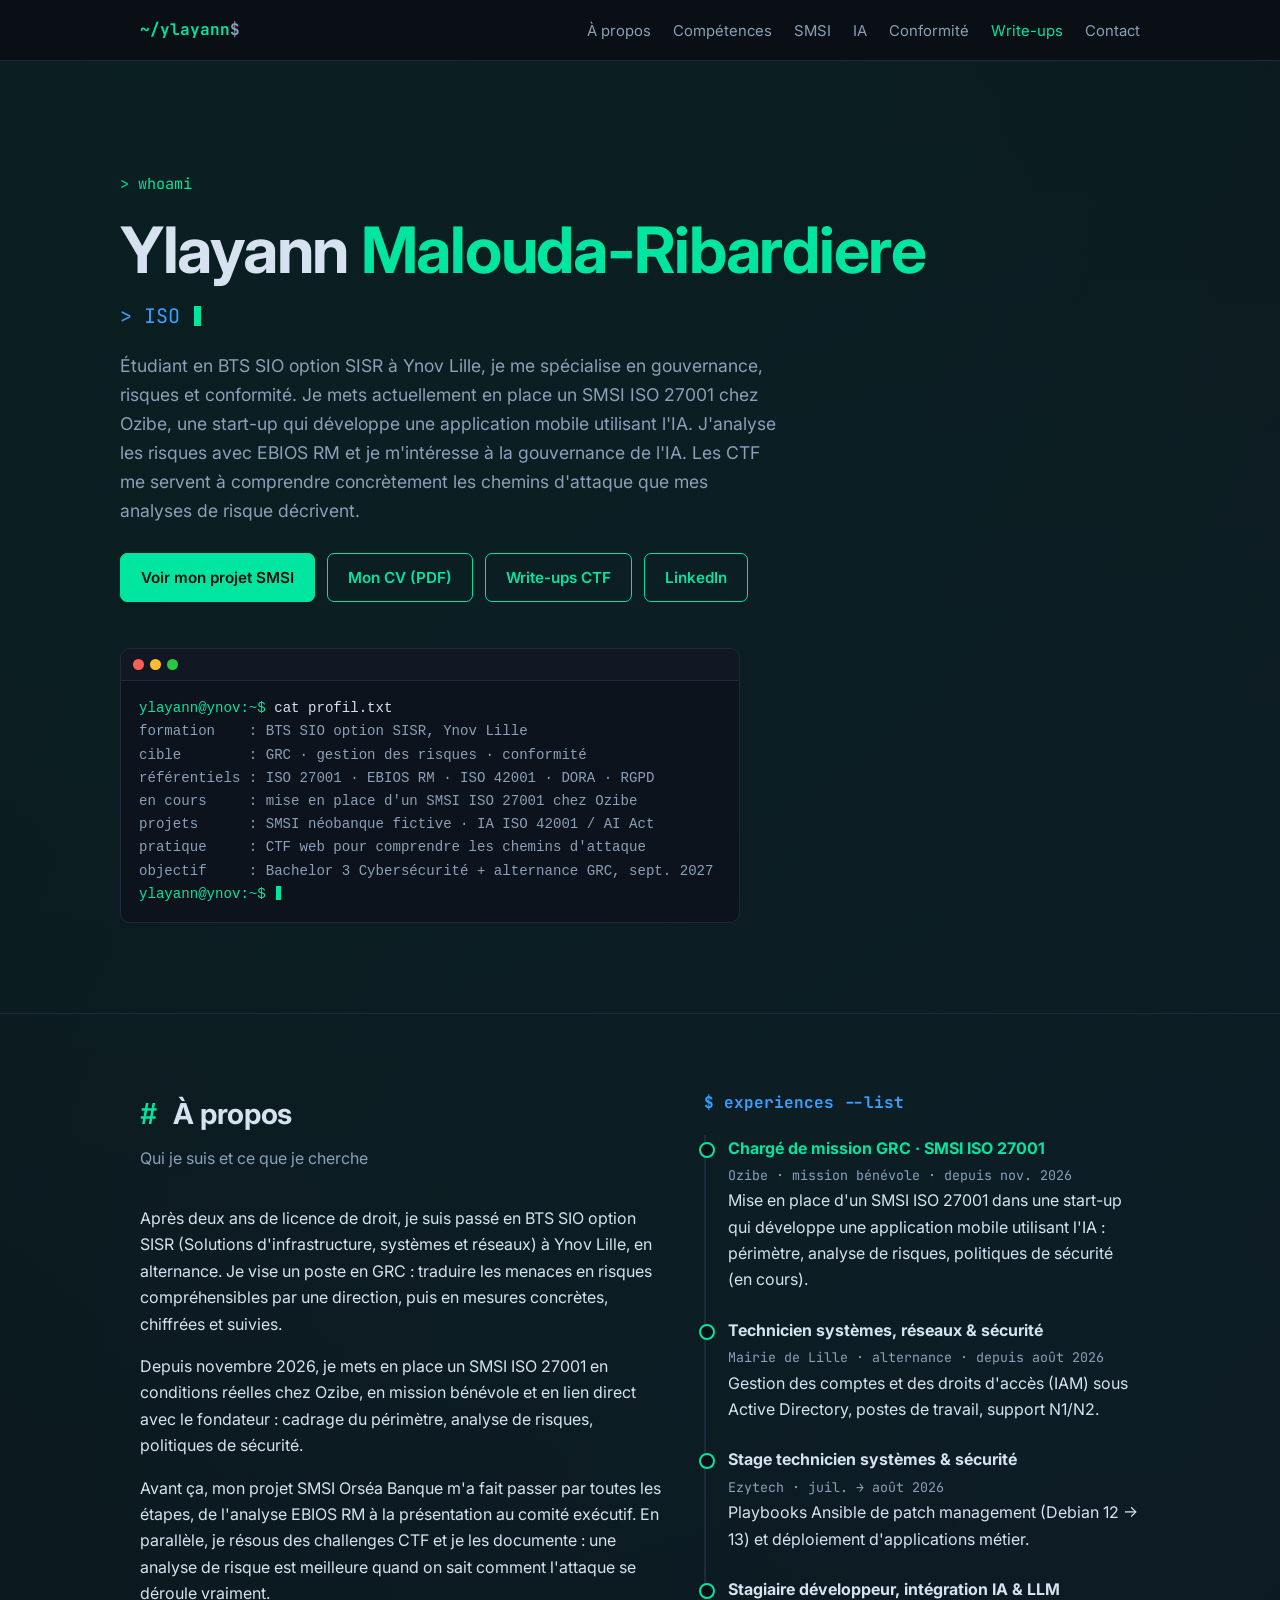
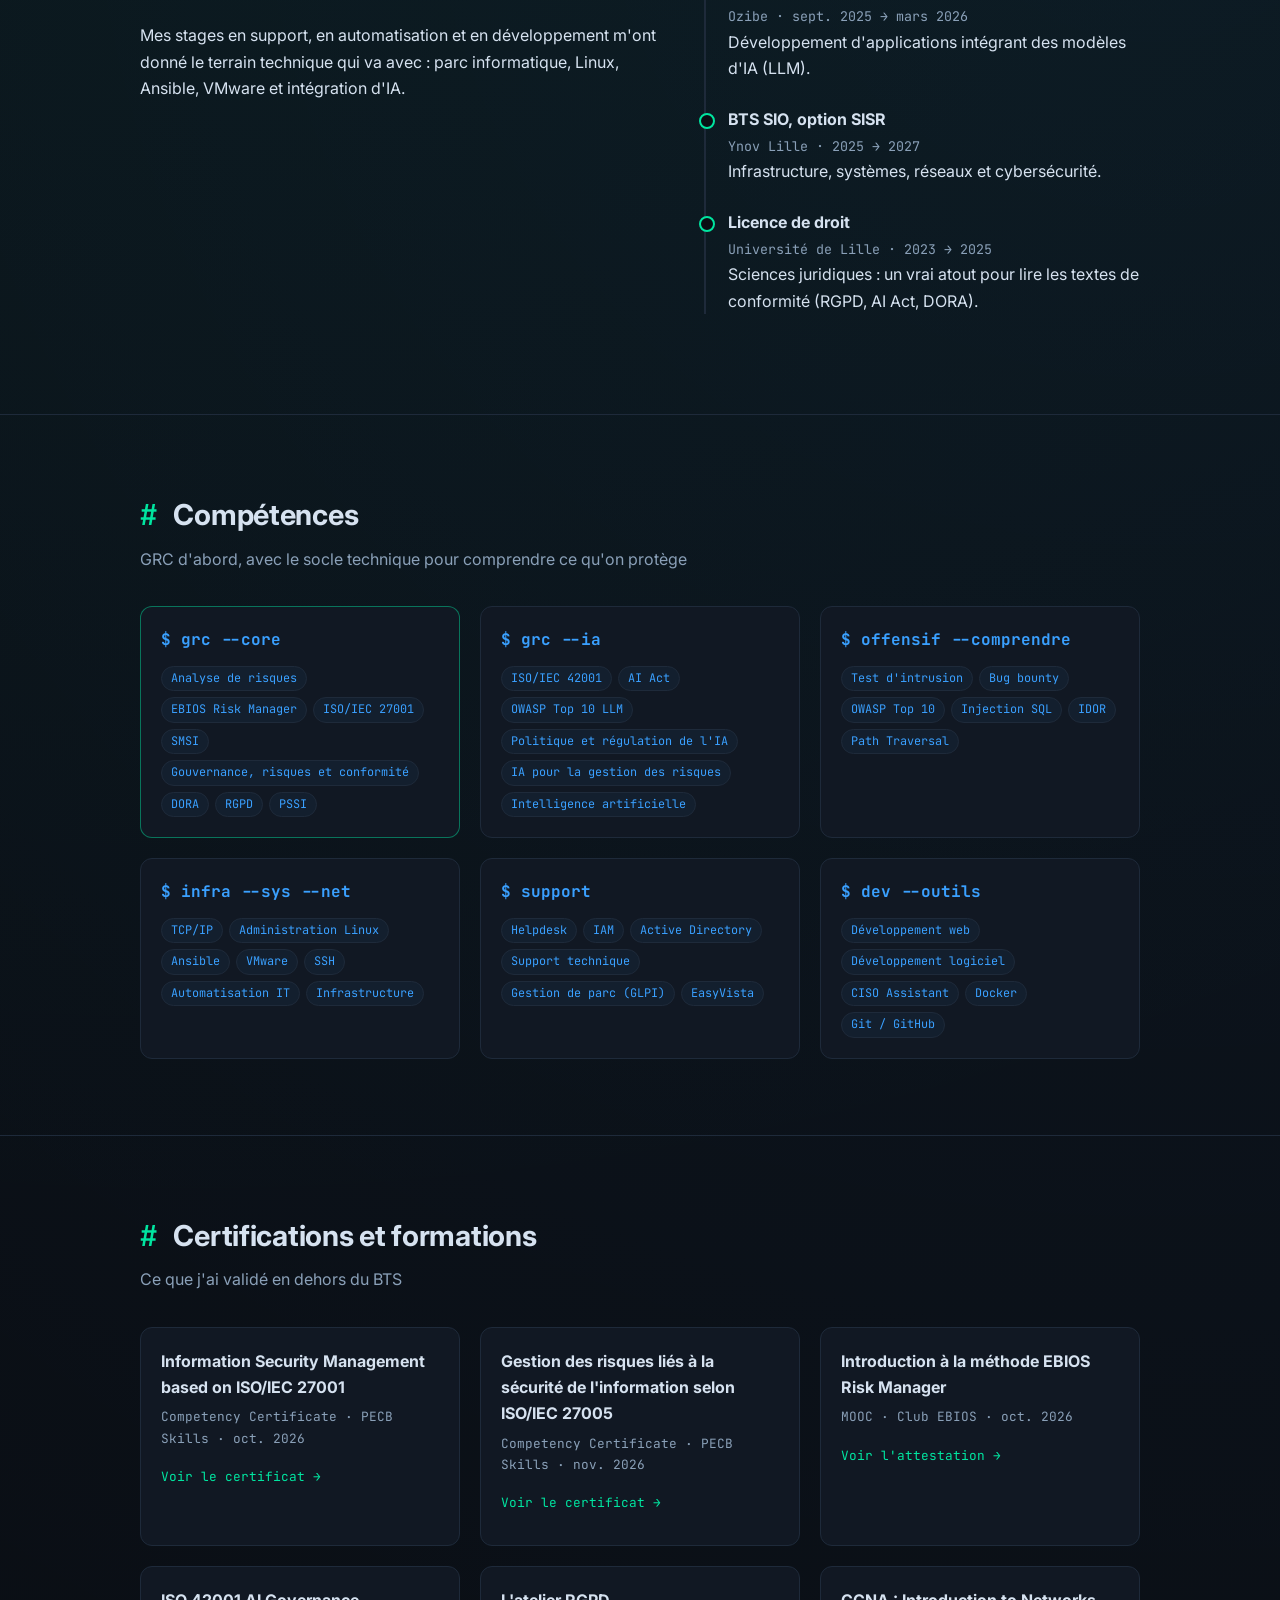
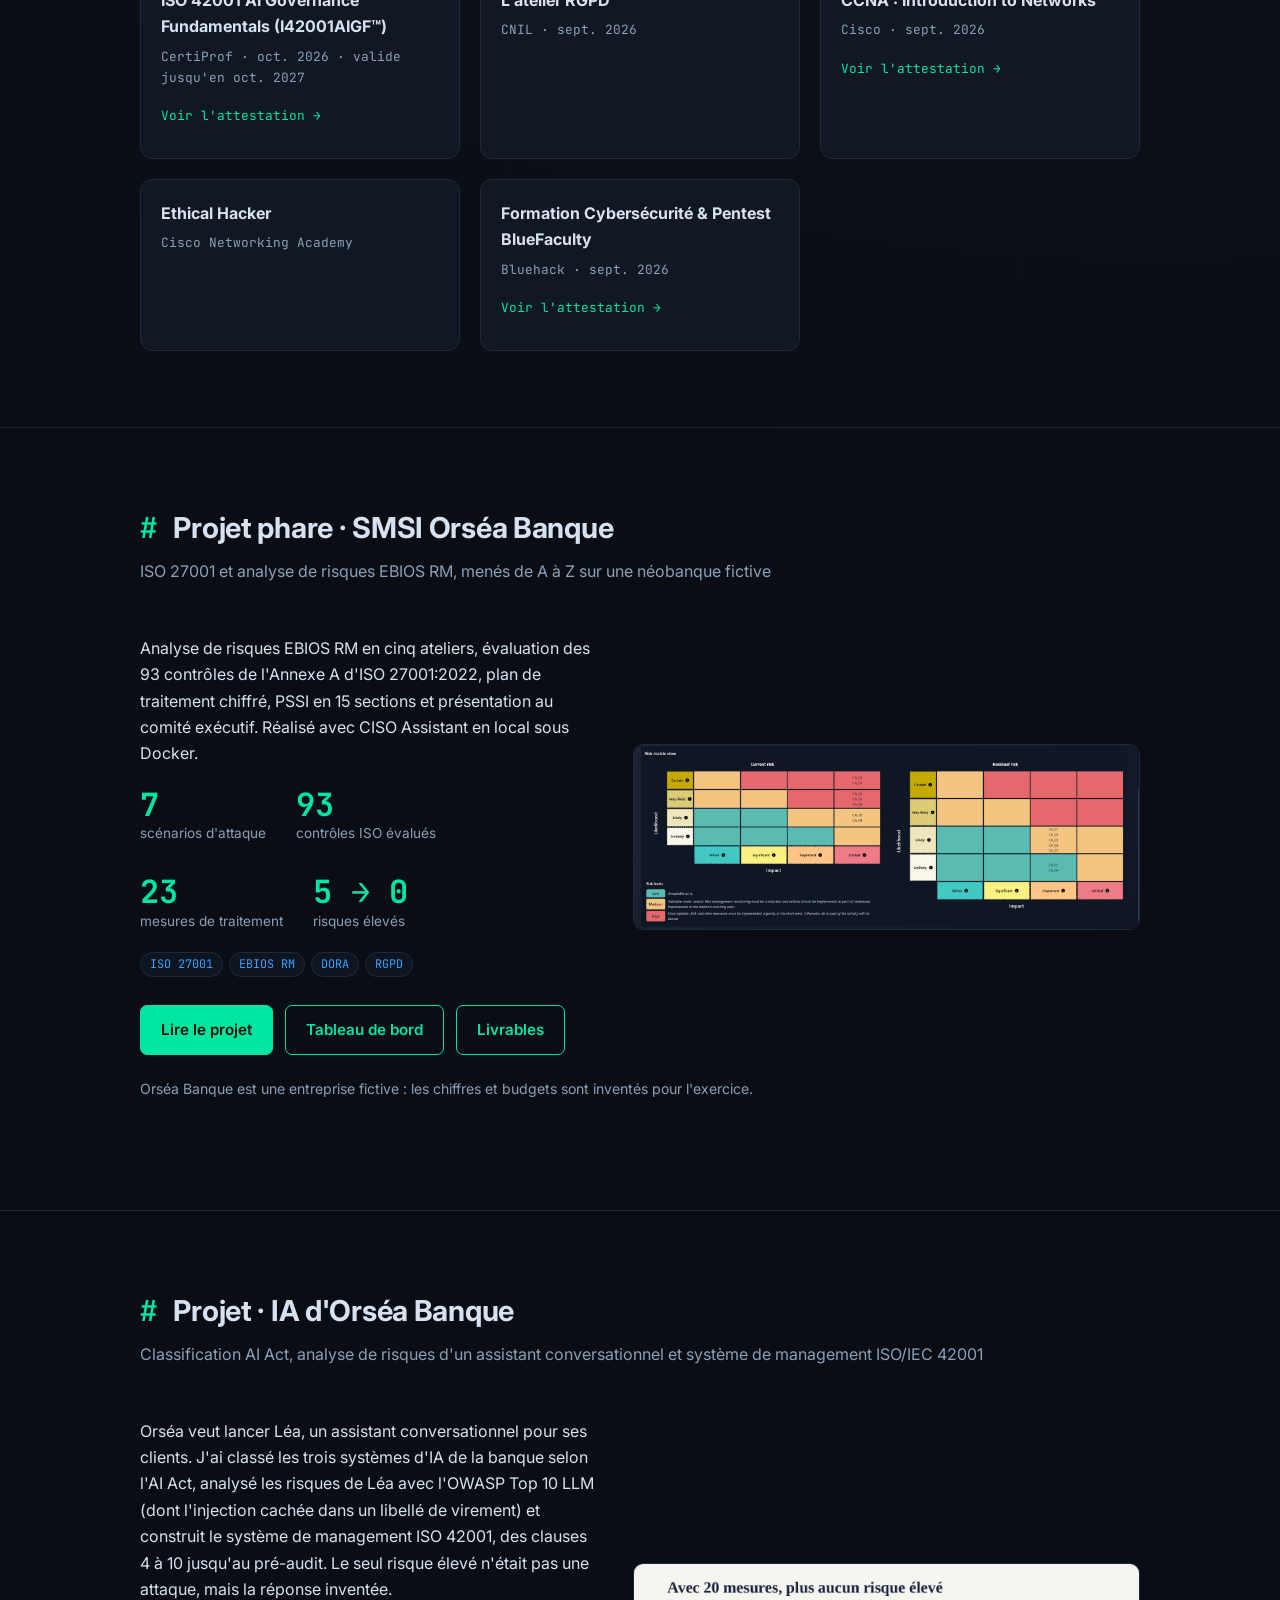
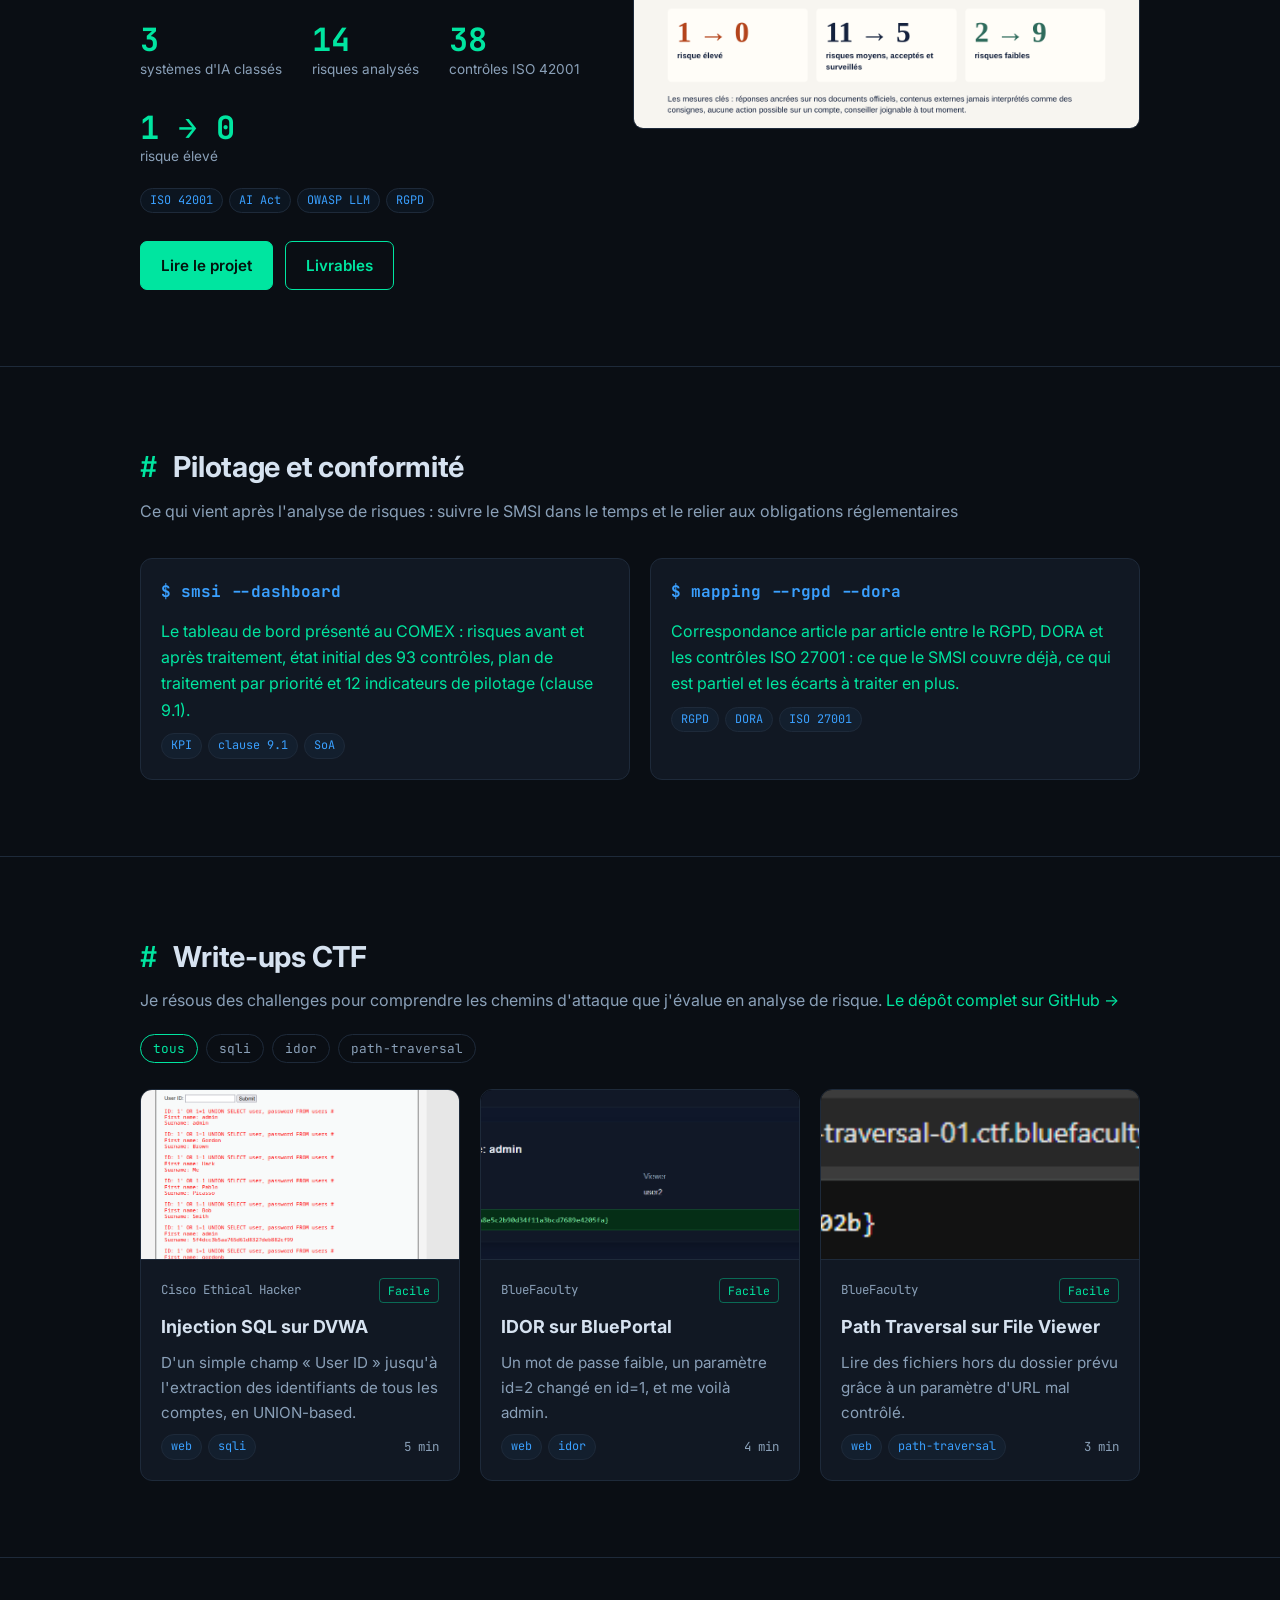
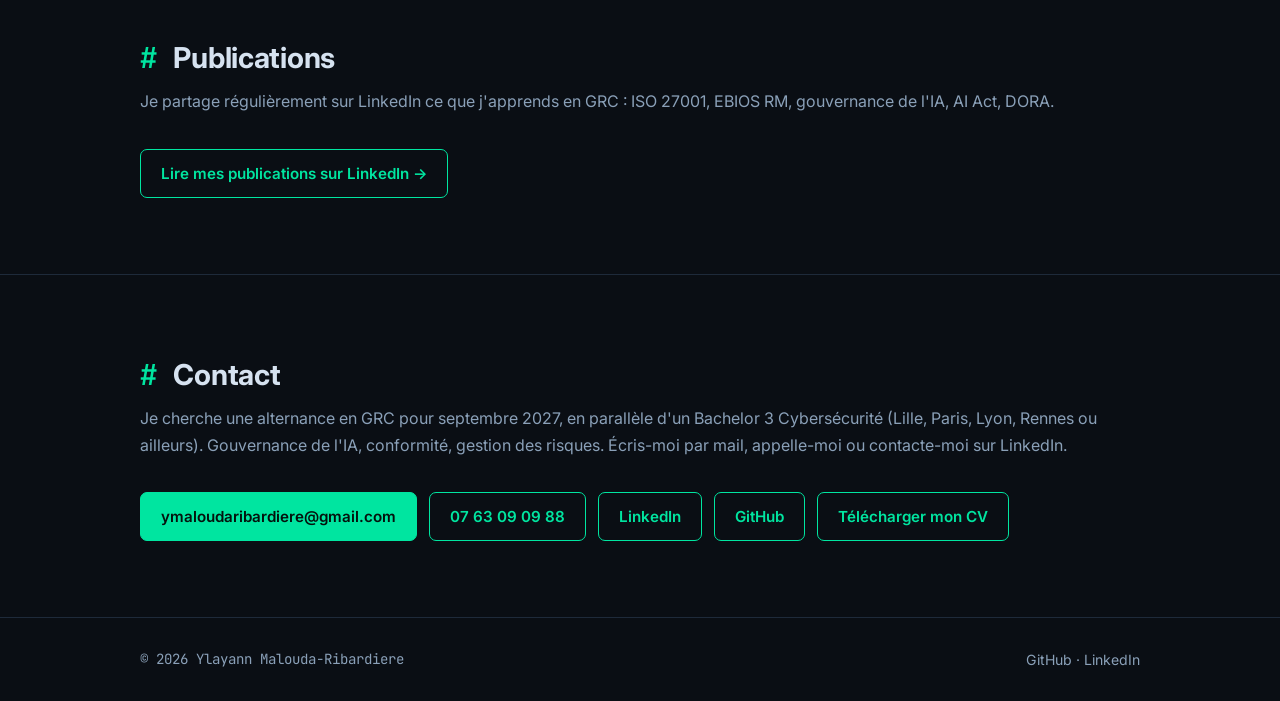
<file: index.html>
<!doctype html>
<html lang="fr">
<head>
<meta charset="utf-8">
<meta name="viewport" content="width=device-width, initial-scale=1">
<title>Ylayann Malouda-Ribardiere · GRC</title>
<meta name="description" content="Portfolio d'Ylayann Malouda-Ribardiere, étudiant BTS SIO SISR à Ynov Lille orienté GRC : mise en place d'un SMSI ISO 27001 en start-up, projets SMSI / EBIOS RM et IA ISO 42001, certifications et write-ups CTF.">
<meta name="theme-color" content="#0a0e14">
<link rel="icon" href="data:image/svg+xml,<svg xmlns='http://www.w3.org/2000/svg' viewBox='0 0 32 32'><rect width='32' height='32' rx='6' fill='%230a0e14'/><text x='5' y='22' font-family='monospace' font-size='16' font-weight='700' fill='%2300e5a0'>&gt;_</text></svg>">
<link rel="preconnect" href="https://fonts.googleapis.com"><link rel="preconnect" href="https://fonts.gstatic.com" crossorigin>
<link href="https://fonts.googleapis.com/css2?family=Inter:wght@400;500;600;700&family=JetBrains+Mono:wght@400;500;700&display=swap" rel="stylesheet">
<link rel="stylesheet" href="assets/style.css">
</head>
<body>
<header><div class="wrap"><nav>
<a class="logo" href="#top">~/ylayann<span>$</span></a>
<button class="burger" aria-label="Menu">menu</button>
<ul><li><a href="#apropos">À propos</a></li><li><a href="#competences">Compétences</a></li><li><a href="#smsi">SMSI</a></li><li><a href="#ia">IA</a></li><li><a href="#outils">Conformité</a></li><li><a href="#ctf">Write-ups</a></li><li><a href="#contact">Contact</a></li></ul>
</nav></div></header>

<main id="top">
<div class="wrap hero">
<div class="tag">&gt; whoami</div>
<h1>Ylayann <span>Malouda-Ribardiere</span></h1>
<div class="role" data-roles='["Futur analyste GRC","ISO 27001 · EBIOS RM","Gouvernance de l\u2019IA · ISO 42001","Étudiant BTS SIO SISR"]'>&gt; <span class="txt">Futur analyste GRC</span><span class="cursor"></span></div>
<p>Étudiant en BTS SIO option SISR à Ynov Lille, je me spécialise en gouvernance, risques et conformité. Je mets actuellement en place un SMSI ISO 27001 chez Ozibe, une start-up qui développe une application mobile utilisant l'IA. J'analyse les risques avec EBIOS RM et je m'intéresse à la gouvernance de l'IA. Les CTF me servent à comprendre concrètement les chemins d'attaque que mes analyses de risque décrivent.</p>
<div class="btns">
<a class="btn primary" href="#smsi">Voir mon projet SMSI</a>
<a class="btn" href="assets/CV_Ylayann_Malouda-Ribardiere.pdf" target="_blank">Mon CV (PDF)</a>
<a class="btn" href="#ctf">Write-ups CTF</a>
<a class="btn" href="https://www.linkedin.com/in/ylayann-malouda-ribardiere-3a1a89360/" target="_blank" rel="noopener">LinkedIn</a>
</div>
<div class="terminal reveal"><div class="bar"><i></i><i></i><i></i></div>
<pre><span class="p">ylayann@ynov:~$</span> <span class="v">cat profil.txt</span>
formation    : BTS SIO option SISR, Ynov Lille
cible        : GRC · gestion des risques · conformité
référentiels : ISO 27001 · EBIOS RM · ISO 42001 · DORA · RGPD
en cours     : mise en place d'un SMSI ISO 27001 chez Ozibe
projets      : SMSI néobanque fictive · IA ISO 42001 / AI Act
pratique     : CTF web pour comprendre les chemins d'attaque
objectif     : Bachelor 3 Cybersécurité + alternance GRC, sept. 2027
<span class="p">ylayann@ynov:~$</span> <span class="cursor"></span></pre></div>
</div>

<section id="apropos"><div class="wrap about">
<div class="reveal">
<h2>À propos</h2>
<p class="sub">Qui je suis et ce que je cherche</p>
<p>Après deux ans de licence de droit, je suis passé en BTS SIO option SISR (Solutions d'infrastructure, systèmes et réseaux) à Ynov Lille, en alternance. Je vise un poste en GRC : traduire les menaces en risques compréhensibles par une direction, puis en mesures concrètes, chiffrées et suivies.</p>
<p>Depuis novembre 2026, je mets en place un SMSI ISO 27001 en conditions réelles chez Ozibe, en mission bénévole et en lien direct avec le fondateur : cadrage du périmètre, analyse de risques, politiques de sécurité.</p>
<p>Avant ça, mon projet SMSI Orséa Banque m'a fait passer par toutes les étapes, de l'analyse EBIOS RM à la présentation au comité exécutif. En parallèle, je résous des challenges CTF et je les documente : une analyse de risque est meilleure quand on sait comment l'attaque se déroule vraiment.</p>
<p>Mes stages en support, en automatisation et en développement m'ont donné le terrain technique qui va avec : parc informatique, Linux, Ansible, VMware et intégration d'IA.</p>
</div>
<div class="reveal">
<h3 class="mono" style="color:var(--accent2);font-size:1rem;margin:0 0 18px">$ experiences --list</h3>
<div class="timeline">
<div class="item"><strong style="color:var(--accent)">Chargé de mission GRC · SMSI ISO 27001</strong><br><small>Ozibe · mission bénévole · depuis nov. 2026</small><br>Mise en place d'un SMSI ISO 27001 dans une start-up qui développe une application mobile utilisant l'IA : périmètre, analyse de risques, politiques de sécurité (en cours).</div>
<div class="item"><strong>Technicien systèmes, réseaux &amp; sécurité</strong><br><small>Mairie de Lille · alternance · depuis août 2026</small><br>Gestion des comptes et des droits d'accès (IAM) sous Active Directory, postes de travail, support N1/N2.</div>
<div class="item"><strong>Stage technicien systèmes &amp; sécurité</strong><br><small>Ezytech · juil. → août 2026</small><br>Playbooks Ansible de patch management (Debian 12 → 13) et déploiement d'applications métier.</div>
<div class="item"><strong>Stagiaire développeur, intégration IA &amp; LLM</strong><br><small>Ozibe · sept. 2025 → mars 2026</small><br>Développement d'applications intégrant des modèles d'IA (LLM).</div>
<div class="item"><strong>BTS SIO, option SISR</strong><br><small>Ynov Lille · 2025 → 2027</small><br>Infrastructure, systèmes, réseaux et cybersécurité.</div>
<div class="item"><strong>Licence de droit</strong><br><small>Université de Lille · 2023 → 2025</small><br>Sciences juridiques : un vrai atout pour lire les textes de conformité (RGPD, AI Act, DORA).</div>
</div>
</div>
</div></section>

<section id="competences"><div class="wrap">
<h2>Compétences</h2>
<p class="sub">GRC d'abord, avec le socle technique pour comprendre ce qu'on protège</p>
<div class="grid">
<div class="box reveal" style="border-color:rgba(0,229,160,.45)"><h3>$ grc --core</h3><div class="chips"><span class="chip">Analyse de risques</span><span class="chip">EBIOS Risk Manager</span><span class="chip">ISO/IEC 27001</span><span class="chip">SMSI</span><span class="chip">Gouvernance, risques et conformité</span><span class="chip">DORA</span><span class="chip">RGPD</span><span class="chip">PSSI</span></div></div>
<div class="box reveal"><h3>$ grc --ia</h3><div class="chips"><span class="chip">ISO/IEC 42001</span><span class="chip">AI Act</span><span class="chip">OWASP Top 10 LLM</span><span class="chip">Politique et régulation de l'IA</span><span class="chip">IA pour la gestion des risques</span><span class="chip">Intelligence artificielle</span></div></div>
<div class="box reveal"><h3>$ offensif --comprendre</h3><div class="chips"><span class="chip">Test d'intrusion</span><span class="chip">Bug bounty</span><span class="chip">OWASP Top 10</span><span class="chip">Injection SQL</span><span class="chip">IDOR</span><span class="chip">Path Traversal</span></div></div>
<div class="box reveal"><h3>$ infra --sys --net</h3><div class="chips"><span class="chip">TCP/IP</span><span class="chip">Administration Linux</span><span class="chip">Ansible</span><span class="chip">VMware</span><span class="chip">SSH</span><span class="chip">Automatisation IT</span><span class="chip">Infrastructure</span></div></div>
<div class="box reveal"><h3>$ support</h3><div class="chips"><span class="chip">Helpdesk</span><span class="chip">IAM</span><span class="chip">Active Directory</span><span class="chip">Support technique</span><span class="chip">Gestion de parc (GLPI)</span><span class="chip">EasyVista</span></div></div>
<div class="box reveal"><h3>$ dev --outils</h3><div class="chips"><span class="chip">Développement web</span><span class="chip">Développement logiciel</span><span class="chip">CISO Assistant</span><span class="chip">Docker</span><span class="chip">Git / GitHub</span></div></div>
</div>
</div></section>

<section id="certifs"><div class="wrap">
<h2>Certifications et formations</h2>
<p class="sub">Ce que j'ai validé en dehors du BTS</p>
<div class="grid certs">
<div class="box reveal"><h3>Information Security Management based on ISO/IEC 27001</h3><p class="mono">Competency Certificate · PECB Skills · oct. 2026</p><a class="cert-link" href="img/certifs/pecb-iso27001.png" target="_blank">Voir le certificat →</a></div>
<div class="box reveal"><h3>Gestion des risques liés à la sécurité de l'information selon ISO/IEC 27005</h3><p class="mono">Competency Certificate · PECB Skills · nov. 2026</p><a class="cert-link" href="img/certifs/pecb-iso27005.png" target="_blank">Voir le certificat →</a></div>
<div class="box reveal"><h3>Introduction à la méthode EBIOS Risk Manager</h3><p class="mono">MOOC · Club EBIOS · oct. 2026</p><a class="cert-link" href="img/certifs/ebios-rm-mooc.png" target="_blank">Voir l'attestation →</a></div>
<div class="box reveal"><h3>ISO 42001 AI Governance Fundamentals (I42001AIGF™)</h3><p class="mono">CertiProf · oct. 2026 · valide jusqu'en oct. 2027</p><a class="cert-link" href="https://profiles.badgeclaimed.com/user-384062/badges/urn:uuid:f088cb9c-2cbf-4cf4-929e-33fd820a1bb2.html" target="_blank" rel="noopener">Voir l'attestation →</a></div>
<div class="box reveal"><h3>L'atelier RGPD</h3><p class="mono">CNIL · sept. 2026</p></div>
<div class="box reveal"><h3>CCNA : Introduction to Networks</h3><p class="mono">Cisco · sept. 2026</p><a class="cert-link" href="https://www.credly.com/badges/b546d3e9-9727-4d1a-ad87-84002ec8b862" target="_blank" rel="noopener">Voir l'attestation →</a></div>
<div class="box reveal"><h3>Ethical Hacker</h3><p class="mono">Cisco Networking Academy</p></div>
<div class="box reveal"><h3>Formation Cybersécurité &amp; Pentest BlueFaculty</h3><p class="mono">Bluehack · sept. 2026</p><a class="cert-link" href="img/certifs/bluehack-pentest.png" target="_blank">Voir l'attestation →</a></div>
</div>
</div></section>

<section id="smsi"><div class="wrap">
<h2>Projet phare · SMSI Orséa Banque</h2>
<p class="sub">ISO 27001 et analyse de risques EBIOS RM, menés de A à Z sur une néobanque fictive</p>
<div class="feature">
<div class="reveal">
<p>Analyse de risques EBIOS RM en cinq ateliers, évaluation des 93 contrôles de l'Annexe A d'ISO 27001:2022, plan de traitement chiffré, PSSI en 15 sections et présentation au comité exécutif. Réalisé avec CISO Assistant en local sous Docker.</p>
<div class="stats"><div><b>7</b>scénarios d'attaque</div><div><b>93</b>contrôles ISO évalués</div><div><b>23</b>mesures de traitement</div><div><b>5 → 0</b>risques élevés</div></div>
<div class="chips"><span class="chip">ISO 27001</span><span class="chip">EBIOS RM</span><span class="chip">DORA</span><span class="chip">RGPD</span></div>
<div class="btns"><a class="btn primary" href="projets/smsi.html">Lire le projet</a><a class="btn" href="projets/tableau-de-bord.html">Tableau de bord</a><a class="btn" href="https://github.com/YlayannMR/SMSI_training/tree/main/livrables" target="_blank" rel="noopener">Livrables</a></div>
</div>
<img class="reveal" src="img/smsi/03-matrices-risque.png" alt="Matrices de risque avant et après traitement" loading="lazy">
</div>
<p class="sub" style="margin-top:22px;font-size:.88rem">Orséa Banque est une entreprise fictive : les chiffres et budgets sont inventés pour l'exercice.</p>
</div></section>

<section id="ia"><div class="wrap">
<h2>Projet · IA d'Orséa Banque</h2>
<p class="sub">Classification AI Act, analyse de risques d'un assistant conversationnel et système de management ISO/IEC 42001</p>
<div class="feature">
<div class="reveal">
<p>Orséa veut lancer Léa, un assistant conversationnel pour ses clients. J'ai classé les trois systèmes d'IA de la banque selon l'AI Act, analysé les risques de Léa avec l'OWASP Top 10 LLM (dont l'injection cachée dans un libellé de virement) et construit le système de management ISO 42001, des clauses 4 à 10 jusqu'au pré-audit. Le seul risque élevé n'était pas une attaque, mais la réponse inventée.</p>
<div class="stats"><div><b>3</b>systèmes d'IA classés</div><div><b>14</b>risques analysés</div><div><b>38</b>contrôles ISO 42001</div><div><b>1 → 0</b>risque élevé</div></div>
<div class="chips"><span class="chip">ISO 42001</span><span class="chip">AI Act</span><span class="chip">OWASP LLM</span><span class="chip">RGPD</span></div>
<div class="btns"><a class="btn primary" href="projets/ia.html">Lire le projet</a><a class="btn" href="https://github.com/YlayannMR/AI-risk-assessment/tree/main/livrables" target="_blank" rel="noopener">Livrables</a></div>
</div>
<img class="reveal" src="img/ia/02-risques-avant-apres.png" alt="Risques de Léa avant et après traitement" loading="lazy">
</div>
</div></section>

<section id="outils"><div class="wrap">
<h2>Pilotage et conformité</h2>
<p class="sub">Ce qui vient après l'analyse de risques : suivre le SMSI dans le temps et le relier aux obligations réglementaires</p>
<div class="grid">
<a class="box reveal" href="projets/tableau-de-bord.html" style="display:block"><h3>$ smsi --dashboard</h3><p style="margin:0 0 10px">Le tableau de bord présenté au COMEX : risques avant et après traitement, état initial des 93 contrôles, plan de traitement par priorité et 12 indicateurs de pilotage (clause 9.1).</p><div class="chips"><span class="chip">KPI</span><span class="chip">clause 9.1</span><span class="chip">SoA</span></div></a>
<a class="box reveal" href="projets/correspondances.html" style="display:block"><h3>$ mapping --rgpd --dora</h3><p style="margin:0 0 10px">Correspondance article par article entre le RGPD, DORA et les contrôles ISO 27001 : ce que le SMSI couvre déjà, ce qui est partiel et les écarts à traiter en plus.</p><div class="chips"><span class="chip">RGPD</span><span class="chip">DORA</span><span class="chip">ISO 27001</span></div></a>
</div>
</div></section>

<section id="ctf"><div class="wrap">
<h2>Write-ups CTF</h2>
<p class="sub">Je résous des challenges pour comprendre les chemins d'attaque que j'évalue en analyse de risque. <a href="https://github.com/YlayannMR/ctf-writeups" target="_blank" rel="noopener">Le dépôt complet sur GitHub →</a></p>
<div class="filters"><button class="on" data-f="all">tous</button><button data-f="sqli">sqli</button><button data-f="idor">idor</button><button data-f="path-traversal">path-traversal</button></div>
<div class="grid">
<!-- CARDS -->
<a class="card reveal" href="writeups/sqli.html" data-tags="web sqli">
<div class="thumb" style="background-image:url('img/sqli/06-dump-credentials.png')"></div>
<div class="body"><div class="meta"><span>Cisco Ethical Hacker</span><span class="lvl easy">Facile</span></div>
<h3>Injection SQL sur DVWA</h3><p>D&#x27;un simple champ « User ID » jusqu&#x27;à l&#x27;extraction des identifiants de tous les comptes, en UNION-based.</p>
<div class="meta"><div class="chips"><span class="chip">web</span><span class="chip">sqli</span></div><span>5 min</span></div></div></a>
<a class="card reveal" href="writeups/idor.html" data-tags="web idor">
<div class="thumb" style="background-image:url('img/idor/02-admin-via-idor.png')"></div>
<div class="body"><div class="meta"><span>BlueFaculty</span><span class="lvl easy">Facile</span></div>
<h3>IDOR sur BluePortal</h3><p>Un mot de passe faible, un paramètre id=2 changé en id=1, et me voilà admin.</p>
<div class="meta"><div class="chips"><span class="chip">web</span><span class="chip">idor</span></div><span>4 min</span></div></div></a>
<a class="card reveal" href="writeups/path.html" data-tags="web path-traversal">
<div class="thumb" style="background-image:url('img/path/02-path-traversal-flag.png')"></div>
<div class="body"><div class="meta"><span>BlueFaculty</span><span class="lvl easy">Facile</span></div>
<h3>Path Traversal sur File Viewer</h3><p>Lire des fichiers hors du dossier prévu grâce à un paramètre d&#x27;URL mal contrôlé.</p>
<div class="meta"><div class="chips"><span class="chip">web</span><span class="chip">path-traversal</span></div><span>3 min</span></div></div></a>
<!-- /CARDS -->
</div>
</div></section>

<section id="publications"><div class="wrap">
<h2>Publications</h2>
<p class="sub">Je partage régulièrement sur LinkedIn ce que j'apprends en GRC : ISO 27001, EBIOS RM, gouvernance de l'IA, AI Act, DORA.</p>
<div class="btns"><a class="btn" href="https://www.linkedin.com/in/ylayann-malouda-ribardiere-3a1a89360/recent-activity/all/" target="_blank" rel="noopener">Lire mes publications sur LinkedIn →</a></div>
</div></section>

<section id="contact"><div class="wrap">
<h2>Contact</h2>
<p class="sub">Je cherche une alternance en GRC pour septembre 2027, en parallèle d'un Bachelor 3 Cybersécurité (Lille, Paris, Lyon, Rennes ou ailleurs). Gouvernance de l'IA, conformité, gestion des risques. Écris-moi par mail, appelle-moi ou contacte-moi sur LinkedIn.</p>
<div class="btns">
<a class="btn primary" href="mailto:ymaloudaribardiere@gmail.com">ymaloudaribardiere@gmail.com</a>
<a class="btn" href="tel:+33763090988">07 63 09 09 88</a>
<a class="btn" href="https://www.linkedin.com/in/ylayann-malouda-ribardiere-3a1a89360/" target="_blank" rel="noopener">LinkedIn</a>
<a class="btn" href="https://github.com/YlayannMR" target="_blank" rel="noopener">GitHub</a>
<a class="btn" href="assets/CV_Ylayann_Malouda-Ribardiere.pdf" target="_blank">Télécharger mon CV</a>
</div>
</div></section>
</main>
<footer><div class="wrap"><span class="mono">© 2026 Ylayann Malouda-Ribardiere</span><span><a href="https://github.com/YlayannMR" target="_blank" rel="noopener">GitHub</a> · <a href="https://www.linkedin.com/in/ylayann-malouda-ribardiere-3a1a89360/" target="_blank" rel="noopener">LinkedIn</a></span></div></footer>
<script src="assets/main.js"></script>
</body>
</html>
</file>
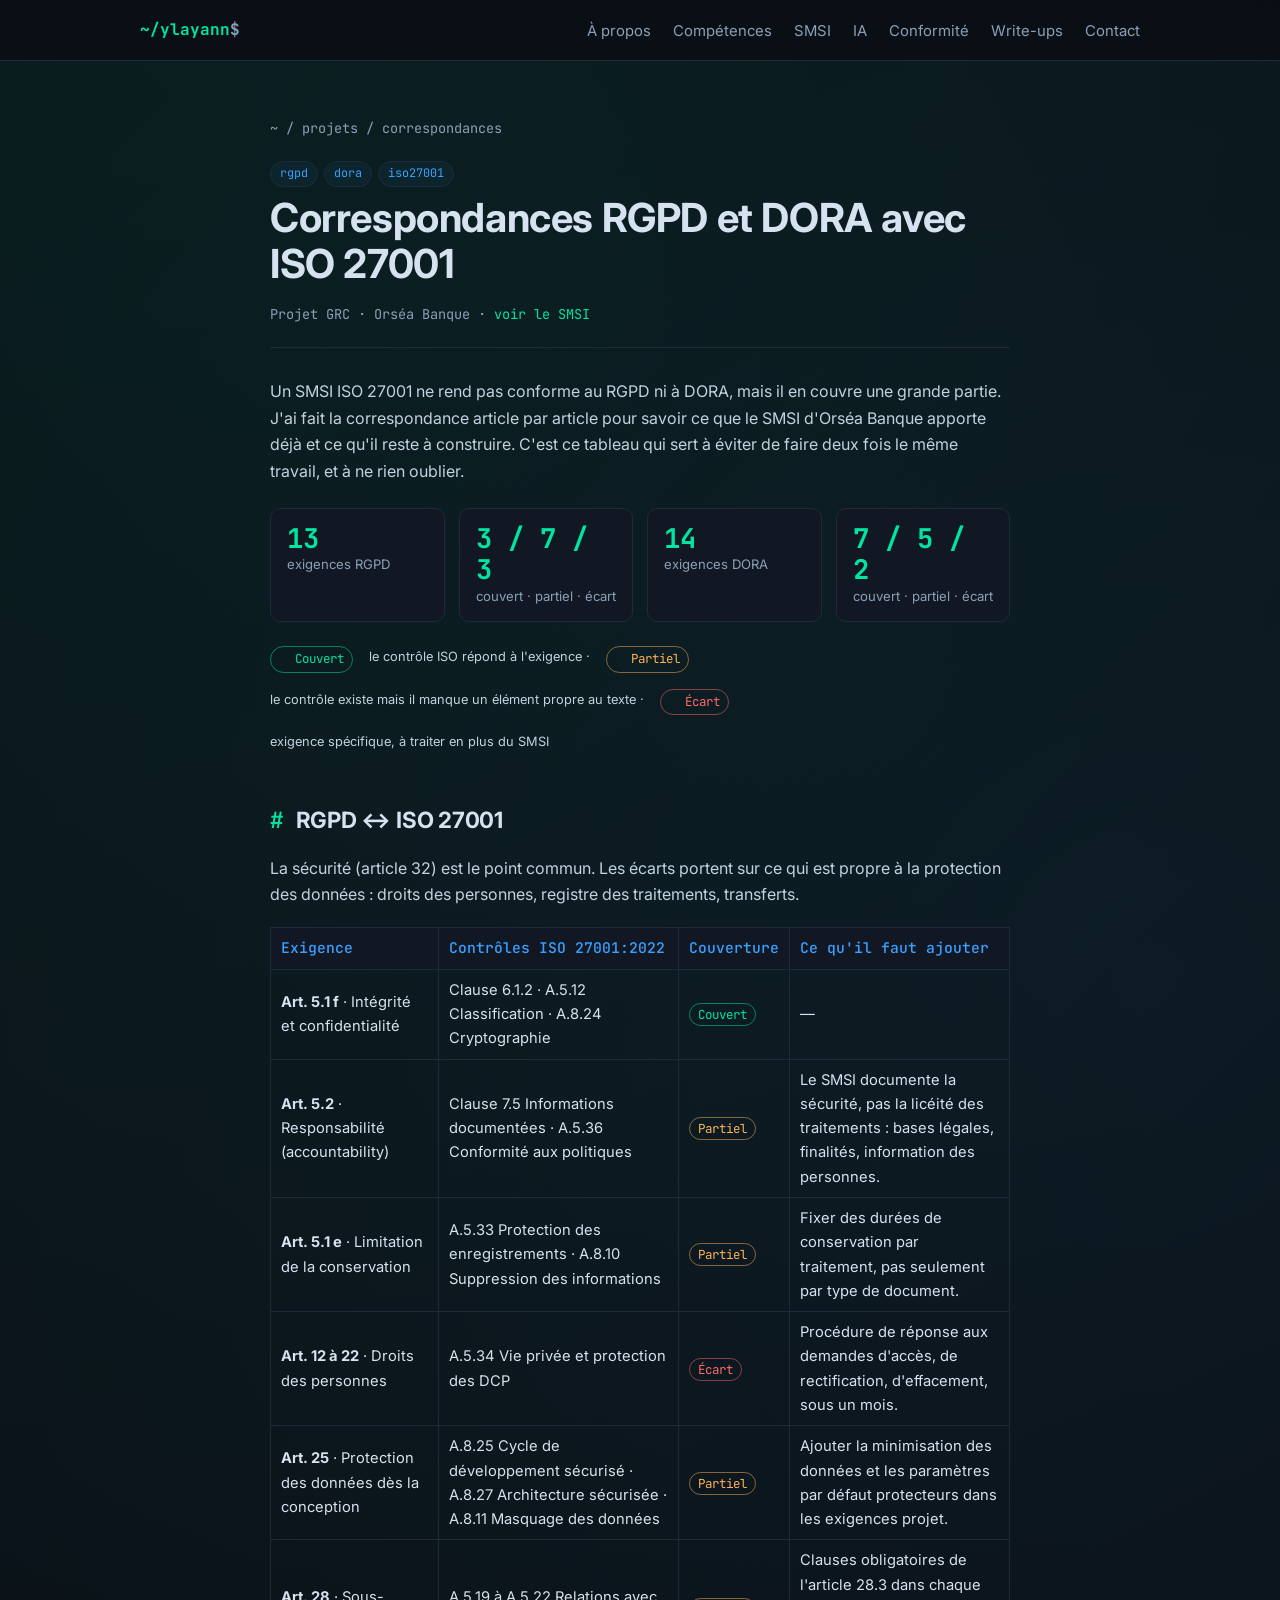
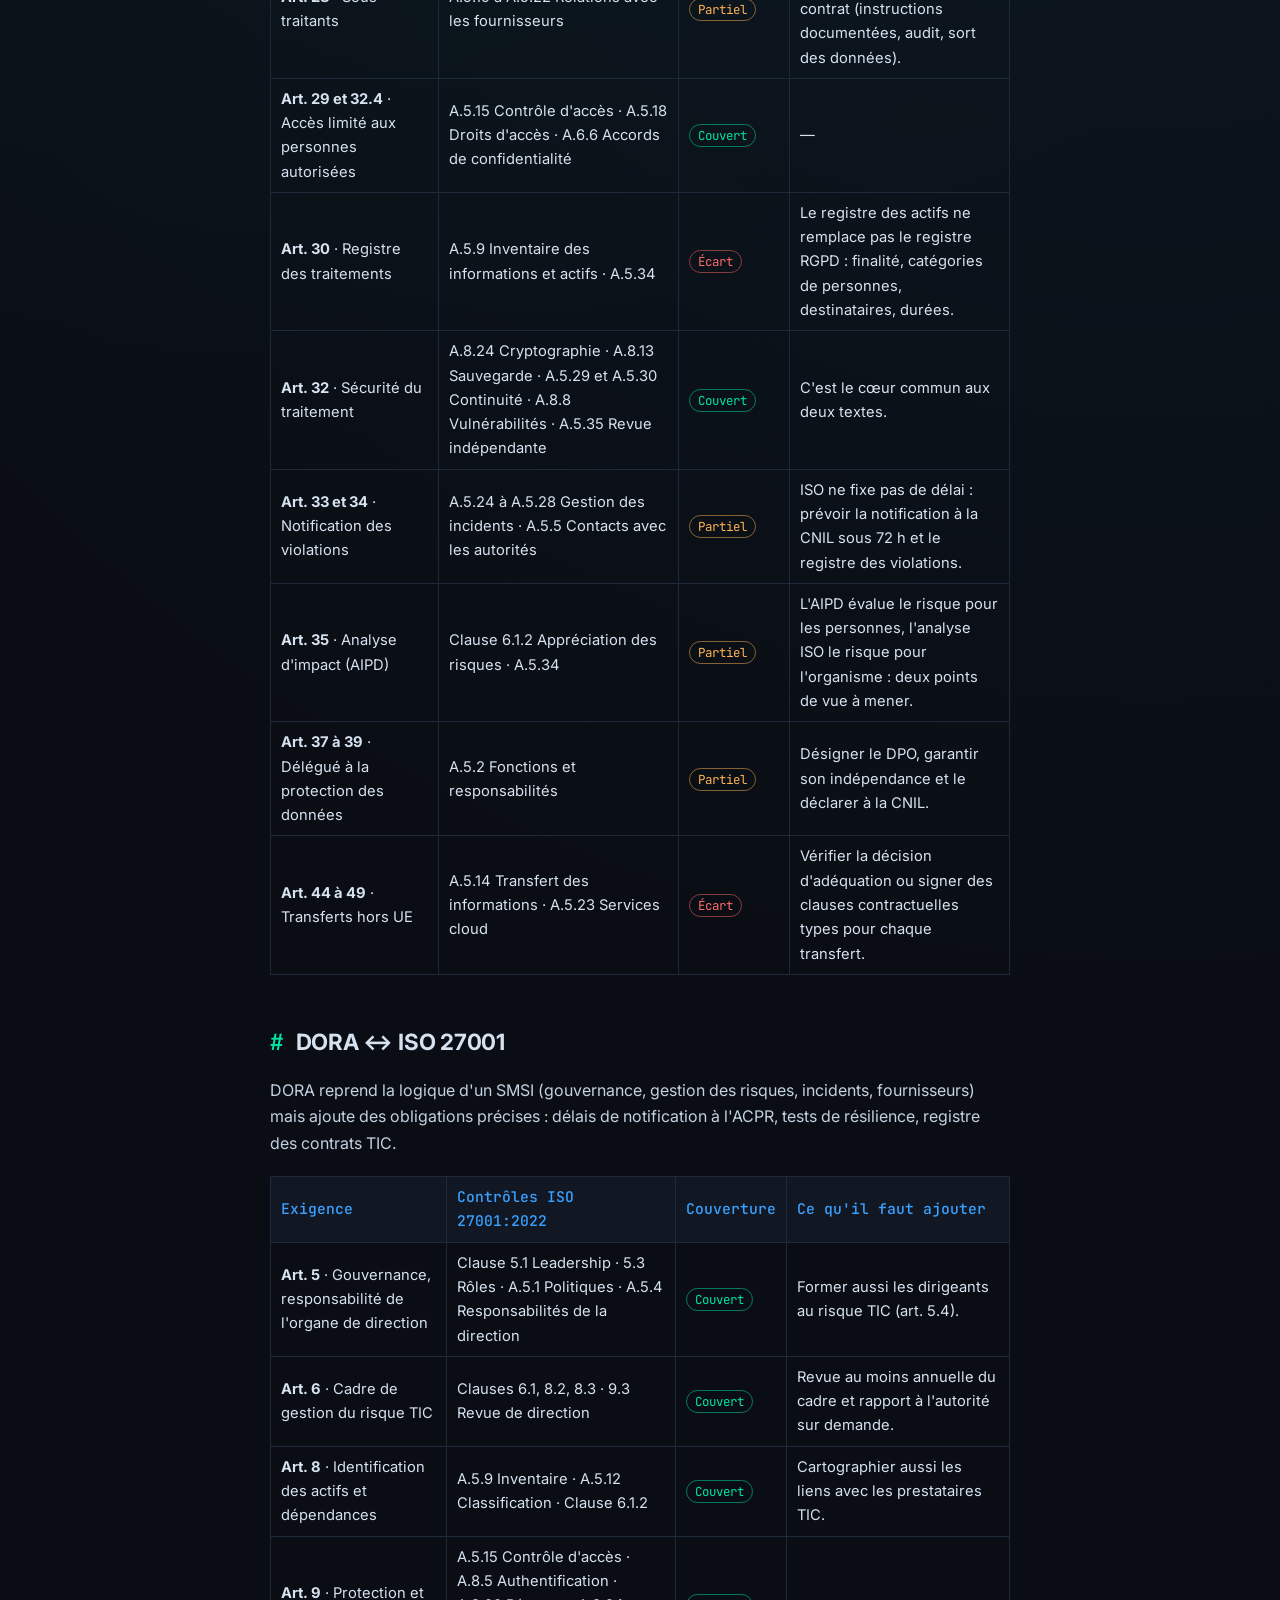
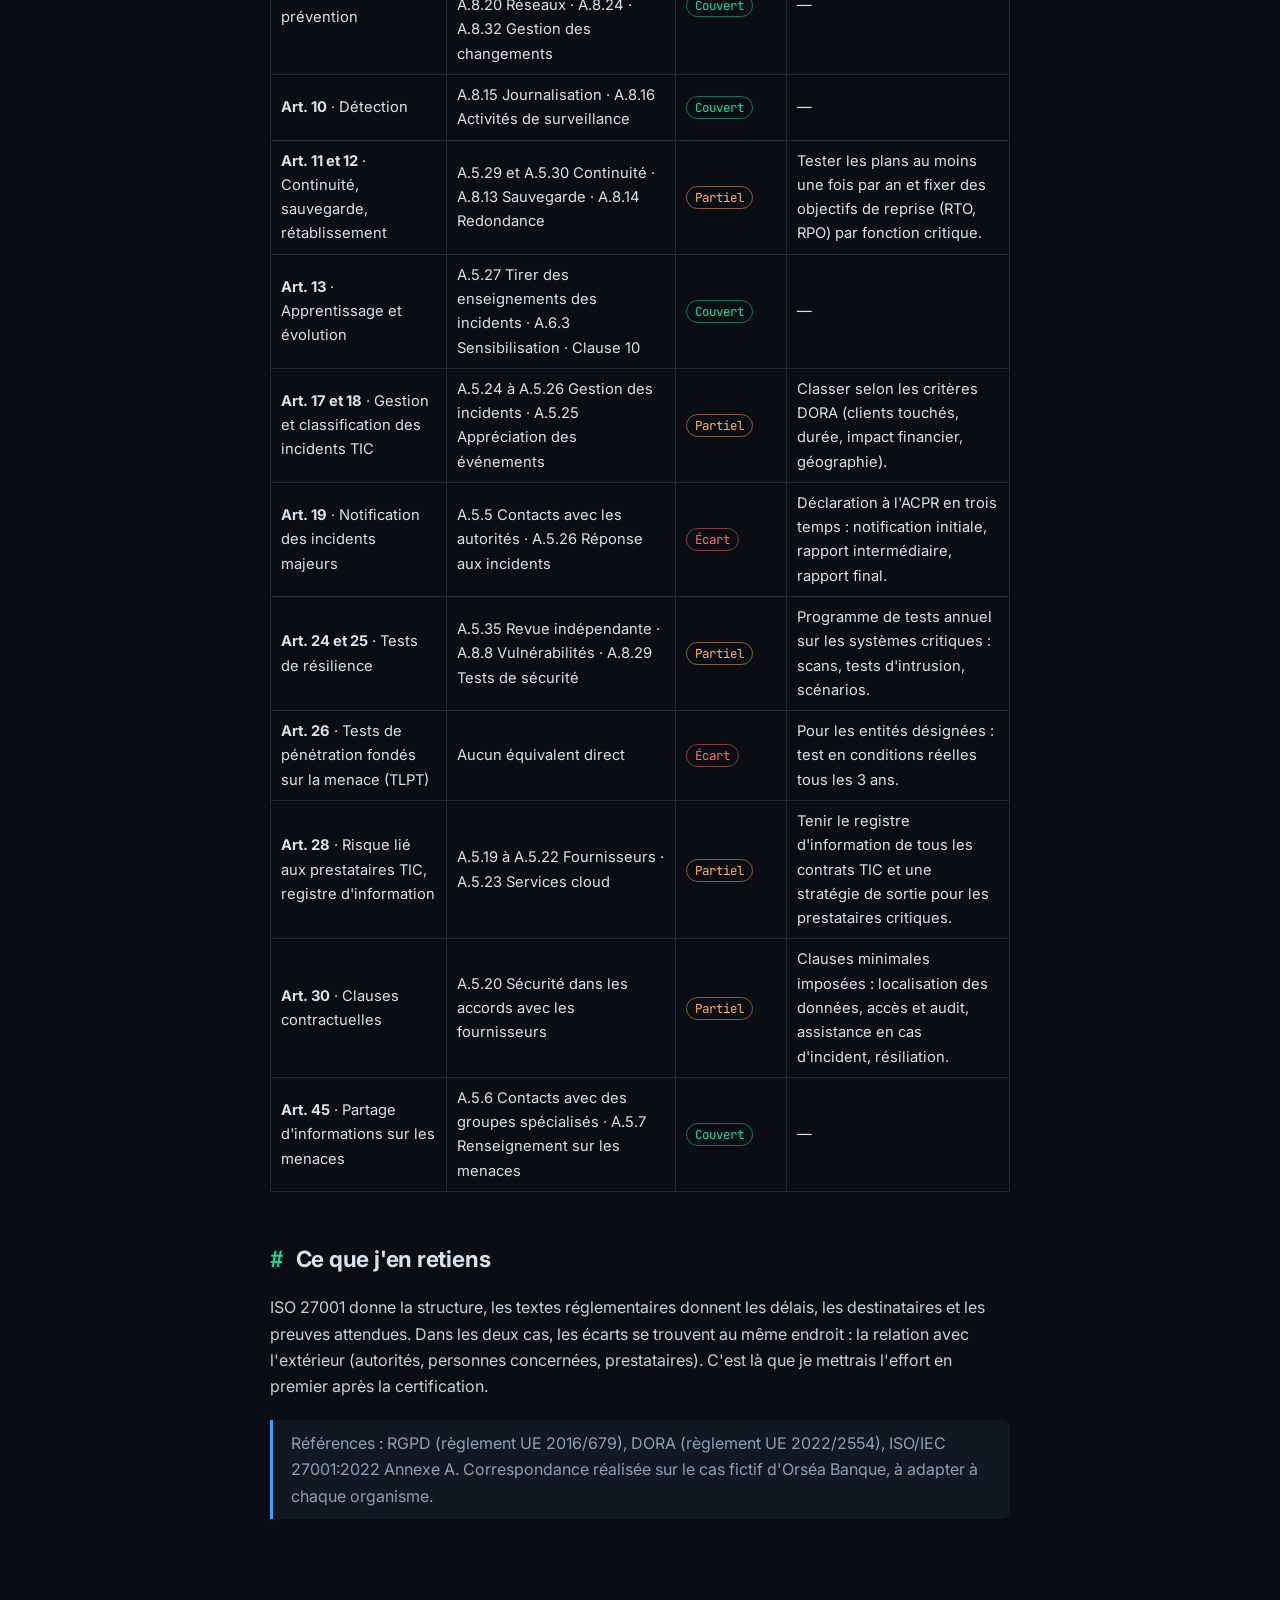
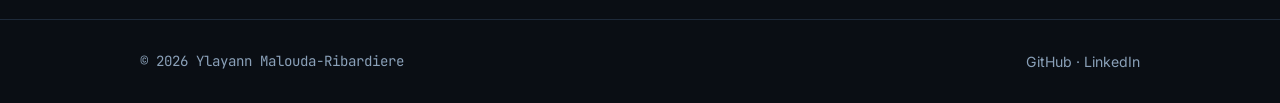
<file: projets/correspondances.html>
<!doctype html>
<html lang="fr">
<head>
<meta charset="utf-8">
<meta name="viewport" content="width=device-width, initial-scale=1">
<title>Correspondances RGPD et DORA avec ISO 27001 · Ylayann Malouda-Ribardiere</title>
<meta name="description" content="Portfolio d'Ylayann Malouda-Ribardiere, étudiant BTS SIO SISR à Ynov Lille orienté GRC : projets SMSI ISO 27001 / EBIOS RM et IA ISO 42001, certifications et write-ups CTF.">
<meta name="theme-color" content="#0a0e14">
<link rel="icon" href="data:image/svg+xml,<svg xmlns='http://www.w3.org/2000/svg' viewBox='0 0 32 32'><rect width='32' height='32' rx='6' fill='%230a0e14'/><text x='5' y='22' font-family='monospace' font-size='16' font-weight='700' fill='%2300e5a0'>&gt;_</text></svg>">
<link rel="preconnect" href="https://fonts.googleapis.com"><link rel="preconnect" href="https://fonts.gstatic.com" crossorigin>
<link href="https://fonts.googleapis.com/css2?family=Inter:wght@400;500;600;700&family=JetBrains+Mono:wght@400;500;700&display=swap" rel="stylesheet">
<link rel="stylesheet" href="../assets/style.css">
</head>

<body>
<header><div class="wrap"><nav>
<a class="logo" href="../index.html#top">~/ylayann<span>$</span></a>
<button class="burger" aria-label="Menu">menu</button>
<ul><li><a href="../index.html#apropos">À propos</a></li><li><a href="../index.html#competences">Compétences</a></li><li><a href="../index.html#smsi">SMSI</a></li><li><a href="../index.html#ia">IA</a></li><li><a href="../index.html#outils">Conformité</a></li><li><a href="../index.html#ctf">Write-ups</a></li><li><a href="../index.html#contact">Contact</a></li></ul>
</nav></div></header>

<style>
.cov{font-family:var(--mono);font-size:.78rem;padding:2px 8px;border-radius:999px;white-space:nowrap;border:1px solid}
.cov.ok{color:var(--accent);border-color:rgba(0,229,160,.5)}.cov.part{color:var(--warn);border-color:rgba(255,180,84,.5)}.cov.gap{color:var(--danger);border-color:rgba(255,107,107,.5)}
.kpis{display:grid;grid-template-columns:repeat(auto-fit,minmax(150px,1fr));gap:14px;margin:24px 0}
.kpis div{background:var(--panel);border:1px solid var(--line);border-radius:10px;padding:14px 16px;color:var(--muted);font-size:.82rem}
.kpis b{display:block;font-family:var(--mono);font-size:1.7rem;color:var(--accent);line-height:1.15}
.bars{margin:14px 0 26px}.bars .r{display:grid;grid-template-columns:150px 1fr 60px;gap:10px;align-items:center;margin:8px 0;font-size:.88rem;color:#c3d1e0}
.bars .t{background:var(--panel2);border:1px solid var(--line);border-radius:6px;height:18px;overflow:hidden;display:flex}
.bars .t i{display:block;height:100%}.bars .v{font-family:var(--mono);color:var(--muted);font-size:.82rem;text-align:right}
.lg{display:flex;gap:16px;flex-wrap:wrap;font-size:.8rem;color:var(--muted)}.lg span::before{content:"";display:inline-block;width:10px;height:10px;border-radius:2px;margin-right:6px;background:var(--c)}
@media(max-width:560px){.bars .r{grid-template-columns:96px 1fr 48px}}
</style>
<main class="article">
<div class="crumbs"><a href="../index.html">~</a> / <a href="../index.html#outils">projets</a> / correspondances</div>
<div class="head"><div class="chips"><span class="chip">rgpd</span><span class="chip">dora</span><span class="chip">iso27001</span></div><h1>Correspondances RGPD et DORA avec ISO 27001</h1>
<div class="mono" style="color:var(--muted);font-size:.85rem">Projet GRC · Orséa Banque · <a href="smsi.html">voir le SMSI</a></div></div>
<p>Un SMSI ISO 27001 ne rend pas conforme au RGPD ni à DORA, mais il en couvre une grande partie. J'ai fait la correspondance article par article pour savoir ce que le SMSI d'Orséa Banque apporte déjà et ce qu'il reste à construire. C'est ce tableau qui sert à éviter de faire deux fois le même travail, et à ne rien oublier.</p>
<div class="kpis"><div><b>13</b>exigences RGPD</div><div><b>3 / 7 / 3</b>couvert · partiel · écart</div><div><b>14</b>exigences DORA</div><div><b>7 / 5 / 2</b>couvert · partiel · écart</div></div>
<p class="lg" style="margin-bottom:0"><span class="cov ok">Couvert</span> le contrôle ISO répond à l'exigence · <span class="cov part">Partiel</span> le contrôle existe mais il manque un élément propre au texte · <span class="cov gap">Écart</span> exigence spécifique, à traiter en plus du SMSI</p>
<h2>RGPD ↔ ISO 27001</h2>
<p>La sécurité (article 32) est le point commun. Les écarts portent sur ce qui est propre à la protection des données : droits des personnes, registre des traitements, transferts.</p>
<table><thead><tr><th>Exigence</th><th>Contrôles ISO 27001:2022</th><th>Couverture</th><th>Ce qu'il faut ajouter</th></tr></thead><tbody><tr><td><b>Art. 5.1 f</b> · Intégrité et confidentialité</td><td>Clause 6.1.2 · A.5.12 Classification · A.8.24 Cryptographie</td><td><span class="cov ok">Couvert</span></td><td>—</td></tr><tr><td><b>Art. 5.2</b> · Responsabilité (accountability)</td><td>Clause 7.5 Informations documentées · A.5.36 Conformité aux politiques</td><td><span class="cov part">Partiel</span></td><td>Le SMSI documente la sécurité, pas la licéité des traitements : bases légales, finalités, information des personnes.</td></tr><tr><td><b>Art. 5.1 e</b> · Limitation de la conservation</td><td>A.5.33 Protection des enregistrements · A.8.10 Suppression des informations</td><td><span class="cov part">Partiel</span></td><td>Fixer des durées de conservation par traitement, pas seulement par type de document.</td></tr><tr><td><b>Art. 12 à 22</b> · Droits des personnes</td><td>A.5.34 Vie privée et protection des DCP</td><td><span class="cov gap">Écart</span></td><td>Procédure de réponse aux demandes d'accès, de rectification, d'effacement, sous un mois.</td></tr><tr><td><b>Art. 25</b> · Protection des données dès la conception</td><td>A.8.25 Cycle de développement sécurisé · A.8.27 Architecture sécurisée · A.8.11 Masquage des données</td><td><span class="cov part">Partiel</span></td><td>Ajouter la minimisation des données et les paramètres par défaut protecteurs dans les exigences projet.</td></tr><tr><td><b>Art. 28</b> · Sous-traitants</td><td>A.5.19 à A.5.22 Relations avec les fournisseurs</td><td><span class="cov part">Partiel</span></td><td>Clauses obligatoires de l'article 28.3 dans chaque contrat (instructions documentées, audit, sort des données).</td></tr><tr><td><b>Art. 29 et 32.4</b> · Accès limité aux personnes autorisées</td><td>A.5.15 Contrôle d'accès · A.5.18 Droits d'accès · A.6.6 Accords de confidentialité</td><td><span class="cov ok">Couvert</span></td><td>—</td></tr><tr><td><b>Art. 30</b> · Registre des traitements</td><td>A.5.9 Inventaire des informations et actifs · A.5.34</td><td><span class="cov gap">Écart</span></td><td>Le registre des actifs ne remplace pas le registre RGPD : finalité, catégories de personnes, destinataires, durées.</td></tr><tr><td><b>Art. 32</b> · Sécurité du traitement</td><td>A.8.24 Cryptographie · A.8.13 Sauvegarde · A.5.29 et A.5.30 Continuité · A.8.8 Vulnérabilités · A.5.35 Revue indépendante</td><td><span class="cov ok">Couvert</span></td><td>C'est le cœur commun aux deux textes.</td></tr><tr><td><b>Art. 33 et 34</b> · Notification des violations</td><td>A.5.24 à A.5.28 Gestion des incidents · A.5.5 Contacts avec les autorités</td><td><span class="cov part">Partiel</span></td><td>ISO ne fixe pas de délai : prévoir la notification à la CNIL sous 72 h et le registre des violations.</td></tr><tr><td><b>Art. 35</b> · Analyse d'impact (AIPD)</td><td>Clause 6.1.2 Appréciation des risques · A.5.34</td><td><span class="cov part">Partiel</span></td><td>L'AIPD évalue le risque pour les personnes, l'analyse ISO le risque pour l'organisme : deux points de vue à mener.</td></tr><tr><td><b>Art. 37 à 39</b> · Délégué à la protection des données</td><td>A.5.2 Fonctions et responsabilités</td><td><span class="cov part">Partiel</span></td><td>Désigner le DPO, garantir son indépendance et le déclarer à la CNIL.</td></tr><tr><td><b>Art. 44 à 49</b> · Transferts hors UE</td><td>A.5.14 Transfert des informations · A.5.23 Services cloud</td><td><span class="cov gap">Écart</span></td><td>Vérifier la décision d'adéquation ou signer des clauses contractuelles types pour chaque transfert.</td></tr></tbody></table>
<h2>DORA ↔ ISO 27001</h2>
<p>DORA reprend la logique d'un SMSI (gouvernance, gestion des risques, incidents, fournisseurs) mais ajoute des obligations précises : délais de notification à l'ACPR, tests de résilience, registre des contrats TIC.</p>
<table><thead><tr><th>Exigence</th><th>Contrôles ISO 27001:2022</th><th>Couverture</th><th>Ce qu'il faut ajouter</th></tr></thead><tbody><tr><td><b>Art. 5</b> · Gouvernance, responsabilité de l'organe de direction</td><td>Clause 5.1 Leadership · 5.3 Rôles · A.5.1 Politiques · A.5.4 Responsabilités de la direction</td><td><span class="cov ok">Couvert</span></td><td>Former aussi les dirigeants au risque TIC (art. 5.4).</td></tr><tr><td><b>Art. 6</b> · Cadre de gestion du risque TIC</td><td>Clauses 6.1, 8.2, 8.3 · 9.3 Revue de direction</td><td><span class="cov ok">Couvert</span></td><td>Revue au moins annuelle du cadre et rapport à l'autorité sur demande.</td></tr><tr><td><b>Art. 8</b> · Identification des actifs et dépendances</td><td>A.5.9 Inventaire · A.5.12 Classification · Clause 6.1.2</td><td><span class="cov ok">Couvert</span></td><td>Cartographier aussi les liens avec les prestataires TIC.</td></tr><tr><td><b>Art. 9</b> · Protection et prévention</td><td>A.5.15 Contrôle d'accès · A.8.5 Authentification · A.8.20 Réseaux · A.8.24 · A.8.32 Gestion des changements</td><td><span class="cov ok">Couvert</span></td><td>—</td></tr><tr><td><b>Art. 10</b> · Détection</td><td>A.8.15 Journalisation · A.8.16 Activités de surveillance</td><td><span class="cov ok">Couvert</span></td><td>—</td></tr><tr><td><b>Art. 11 et 12</b> · Continuité, sauvegarde, rétablissement</td><td>A.5.29 et A.5.30 Continuité · A.8.13 Sauvegarde · A.8.14 Redondance</td><td><span class="cov part">Partiel</span></td><td>Tester les plans au moins une fois par an et fixer des objectifs de reprise (RTO, RPO) par fonction critique.</td></tr><tr><td><b>Art. 13</b> · Apprentissage et évolution</td><td>A.5.27 Tirer des enseignements des incidents · A.6.3 Sensibilisation · Clause 10</td><td><span class="cov ok">Couvert</span></td><td>—</td></tr><tr><td><b>Art. 17 et 18</b> · Gestion et classification des incidents TIC</td><td>A.5.24 à A.5.26 Gestion des incidents · A.5.25 Appréciation des événements</td><td><span class="cov part">Partiel</span></td><td>Classer selon les critères DORA (clients touchés, durée, impact financier, géographie).</td></tr><tr><td><b>Art. 19</b> · Notification des incidents majeurs</td><td>A.5.5 Contacts avec les autorités · A.5.26 Réponse aux incidents</td><td><span class="cov gap">Écart</span></td><td>Déclaration à l'ACPR en trois temps : notification initiale, rapport intermédiaire, rapport final.</td></tr><tr><td><b>Art. 24 et 25</b> · Tests de résilience</td><td>A.5.35 Revue indépendante · A.8.8 Vulnérabilités · A.8.29 Tests de sécurité</td><td><span class="cov part">Partiel</span></td><td>Programme de tests annuel sur les systèmes critiques : scans, tests d'intrusion, scénarios.</td></tr><tr><td><b>Art. 26</b> · Tests de pénétration fondés sur la menace (TLPT)</td><td>Aucun équivalent direct</td><td><span class="cov gap">Écart</span></td><td>Pour les entités désignées : test en conditions réelles tous les 3 ans.</td></tr><tr><td><b>Art. 28</b> · Risque lié aux prestataires TIC, registre d'information</td><td>A.5.19 à A.5.22 Fournisseurs · A.5.23 Services cloud</td><td><span class="cov part">Partiel</span></td><td>Tenir le registre d'information de tous les contrats TIC et une stratégie de sortie pour les prestataires critiques.</td></tr><tr><td><b>Art. 30</b> · Clauses contractuelles</td><td>A.5.20 Sécurité dans les accords avec les fournisseurs</td><td><span class="cov part">Partiel</span></td><td>Clauses minimales imposées : localisation des données, accès et audit, assistance en cas d'incident, résiliation.</td></tr><tr><td><b>Art. 45</b> · Partage d'informations sur les menaces</td><td>A.5.6 Contacts avec des groupes spécialisés · A.5.7 Renseignement sur les menaces</td><td><span class="cov ok">Couvert</span></td><td>—</td></tr></tbody></table>
<h2>Ce que j'en retiens</h2>
<p>ISO 27001 donne la structure, les textes réglementaires donnent les délais, les destinataires et les preuves attendues. Dans les deux cas, les écarts se trouvent au même endroit : la relation avec l'extérieur (autorités, personnes concernées, prestataires). C'est là que je mettrais l'effort en premier après la certification.</p>
<blockquote>Références : RGPD (règlement UE 2016/679), DORA (règlement UE 2022/2554), ISO/IEC 27001:2022 Annexe A. Correspondance réalisée sur le cas fictif d'Orséa Banque, à adapter à chaque organisme.</blockquote>
</main>
<footer><div class="wrap"><span class="mono">© 2026 Ylayann Malouda-Ribardiere</span><span><a href="https://github.com/YlayannMR" target="_blank" rel="noopener">GitHub</a> · <a href="https://www.linkedin.com/in/ylayann-malouda-ribardiere-3a1a89360/" target="_blank" rel="noopener">LinkedIn</a></span></div></footer>
<script src="../assets/main.js"></script>
</body>
</html>
</file>
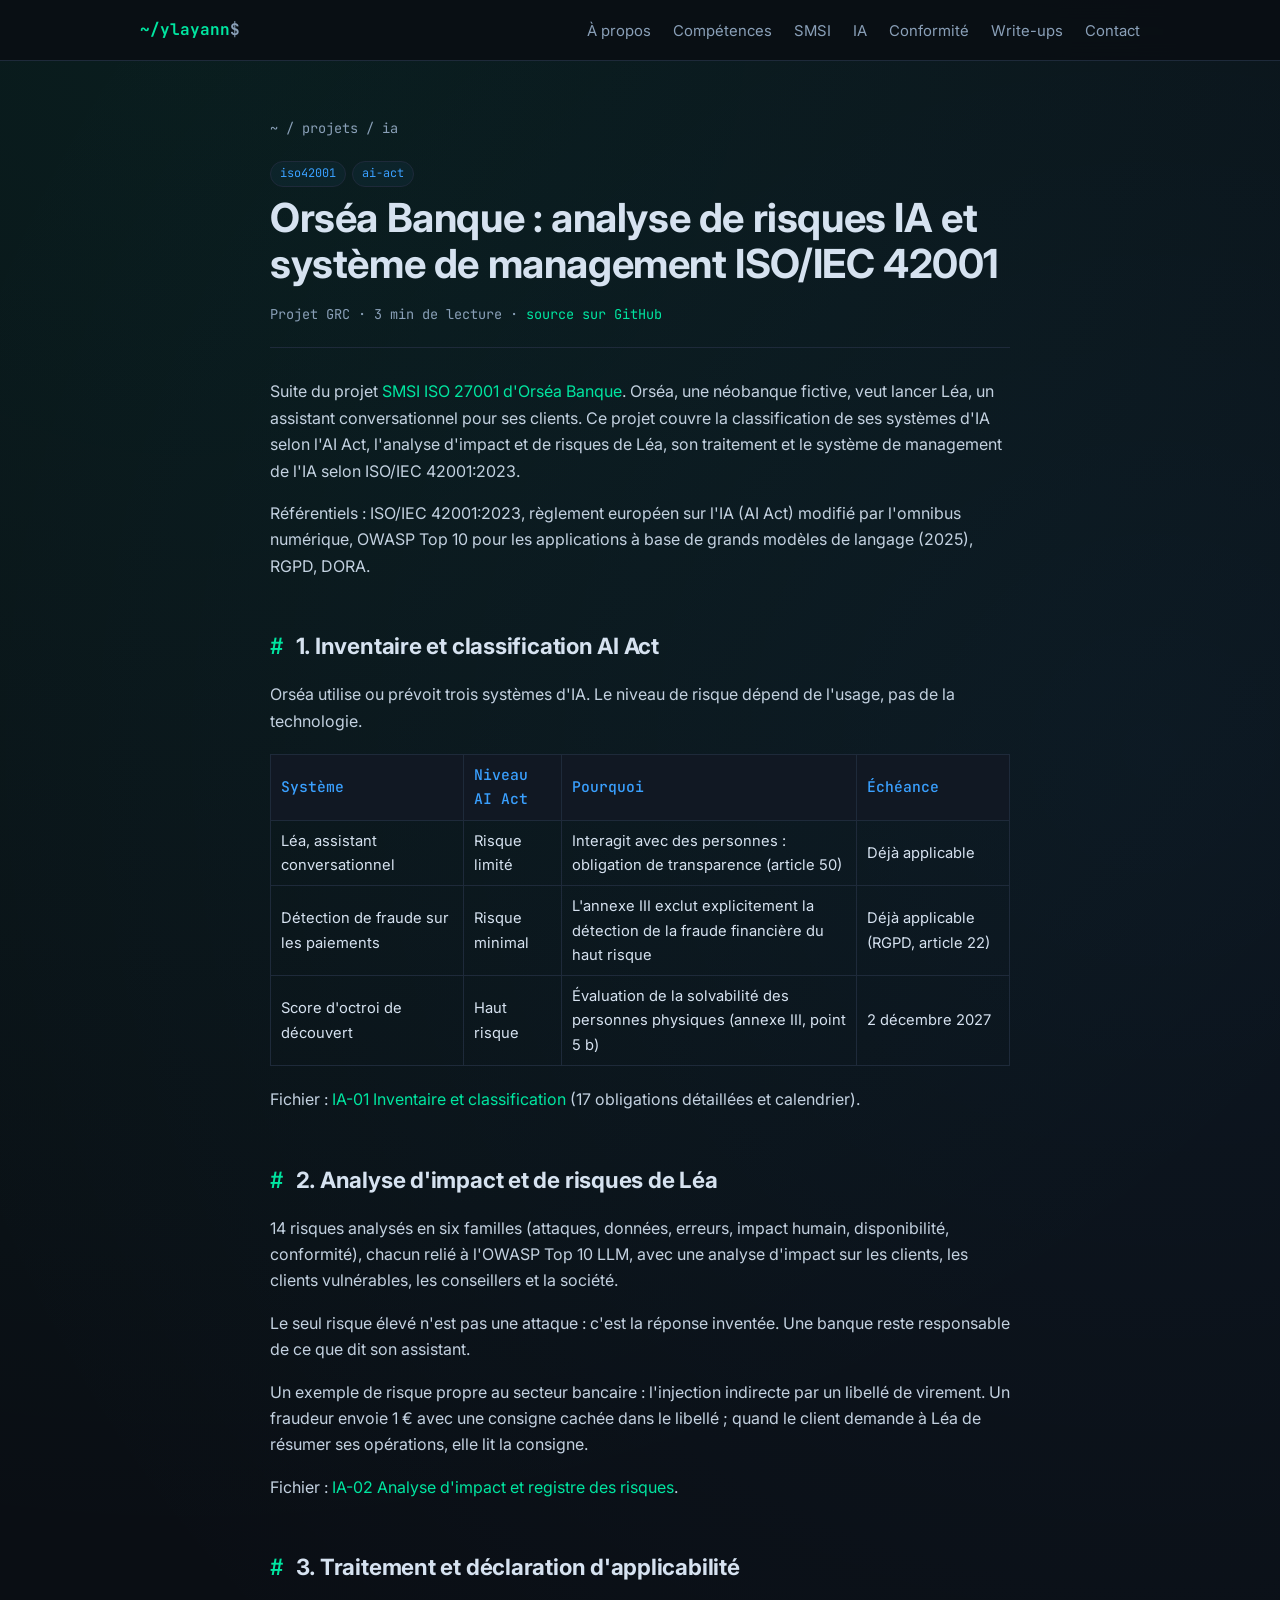
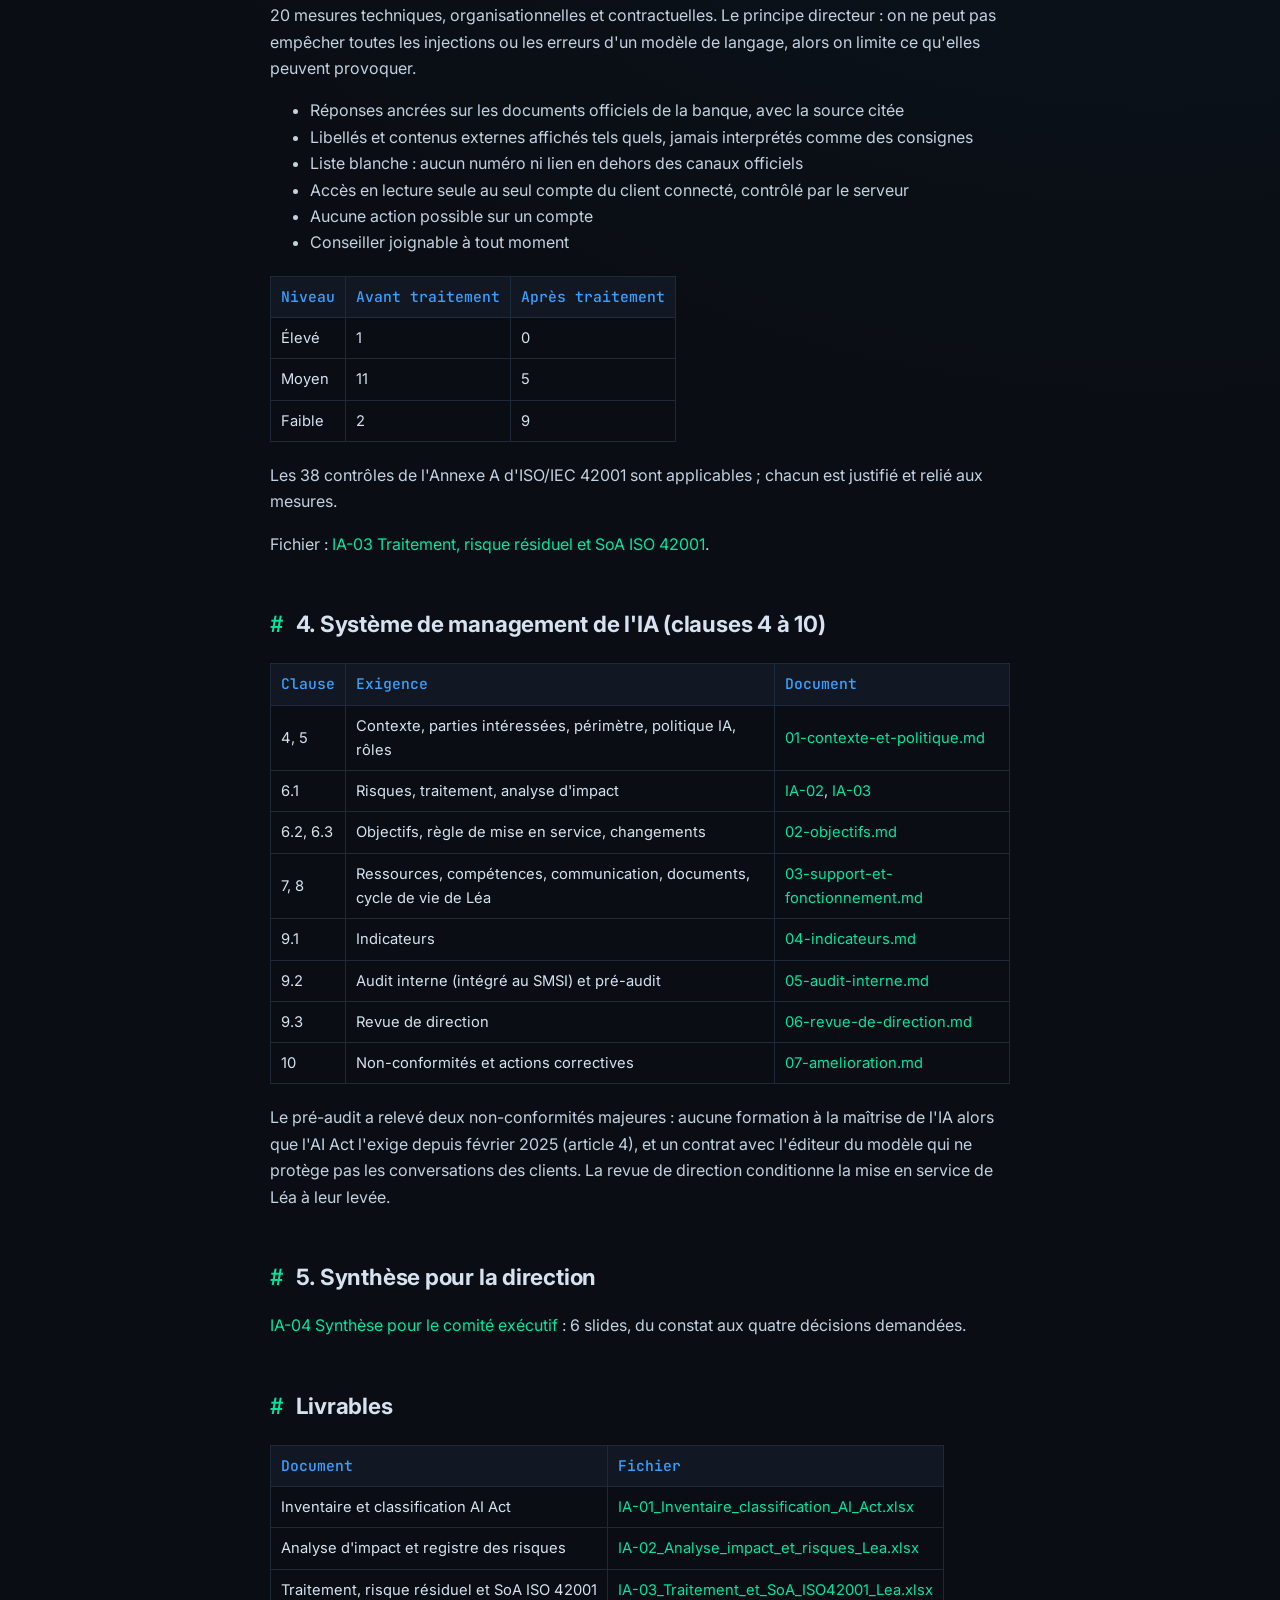
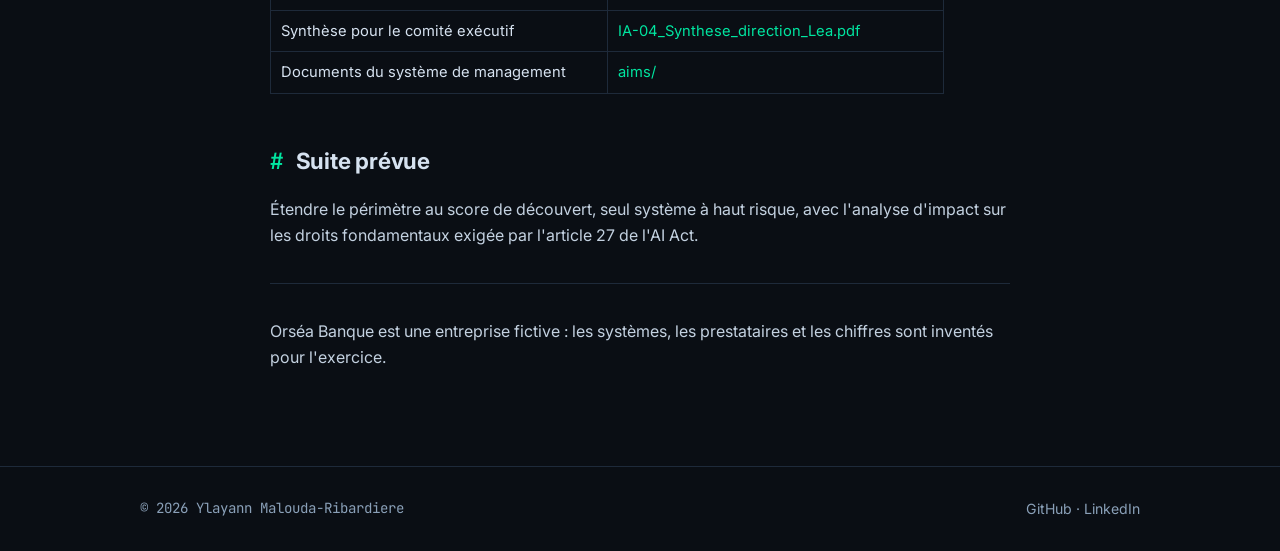
<file: projets/ia.html>
<!doctype html>
<html lang="fr">
<head>
<meta charset="utf-8">
<meta name="viewport" content="width=device-width, initial-scale=1">
<title>IA Orséa Banque : ISO 42001 · Ylayann Malouda-Ribardiere</title>
<meta name="description" content="Portfolio d'Ylayann Malouda-Ribardiere, étudiant BTS SIO SISR à Ynov Lille orienté GRC : projets SMSI ISO 27001 / EBIOS RM et IA ISO 42001, certifications et write-ups CTF.">
<meta name="theme-color" content="#0a0e14">
<link rel="icon" href="data:image/svg+xml,<svg xmlns='http://www.w3.org/2000/svg' viewBox='0 0 32 32'><rect width='32' height='32' rx='6' fill='%230a0e14'/><text x='5' y='22' font-family='monospace' font-size='16' font-weight='700' fill='%2300e5a0'>&gt;_</text></svg>">
<link rel="preconnect" href="https://fonts.googleapis.com"><link rel="preconnect" href="https://fonts.gstatic.com" crossorigin>
<link href="https://fonts.googleapis.com/css2?family=Inter:wght@400;500;600;700&family=JetBrains+Mono:wght@400;500;700&display=swap" rel="stylesheet">
<link rel="stylesheet" href="../assets/style.css">
</head>

<body>
<header><div class="wrap"><nav>
<a class="logo" href="../index.html#top">~/ylayann<span>$</span></a>
<button class="burger" aria-label="Menu">menu</button>
<ul><li><a href="../index.html#apropos">À propos</a></li><li><a href="../index.html#competences">Compétences</a></li><li><a href="../index.html#smsi">SMSI</a></li><li><a href="../index.html#ia">IA</a></li><li><a href="../index.html#outils">Conformité</a></li><li><a href="../index.html#ctf">Write-ups</a></li><li><a href="../index.html#contact">Contact</a></li></ul>
</nav></div></header>

<main class="article">
<div class="crumbs"><a href="../index.html">~</a> / <a href="../index.html#ia">projets</a> / ia</div>
<div class="head">
<div class="chips"><span class="chip">iso42001</span><span class="chip">ai-act</span></div>
<h1>Orséa Banque : analyse de risques IA et système de management ISO/IEC 42001</h1>
<div class="mono" style="color:var(--muted);font-size:.85rem">Projet GRC · 3 min de lecture · <a href="https://github.com/YlayannMR/AI-risk-assessment" target="_blank" rel="noopener">source sur GitHub</a></div>
</div>
<p>Suite du projet <a
href="https://github.com/YlayannMR/SMSI_training">SMSI ISO 27001 d'Orséa
Banque</a>. Orséa, une néobanque fictive, veut lancer Léa, un assistant
conversationnel pour ses clients. Ce projet couvre la classification de
ses systèmes d'IA selon l'AI Act, l'analyse d'impact et de risques de
Léa, son traitement et le système de management de l'IA selon ISO/IEC
42001:2023.</p>
<p>Référentiels : ISO/IEC 42001:2023, règlement européen sur l'IA (AI
Act) modifié par l'omnibus numérique, OWASP Top 10 pour les applications
à base de grands modèles de langage (2025), RGPD, DORA.</p>
<h2 id="1-inventaire-et-classification-ai-act">1. Inventaire et
classification AI Act</h2>
<p>Orséa utilise ou prévoit trois systèmes d'IA. Le niveau de risque
dépend de l'usage, pas de la technologie.</p>
<table>
<thead>
<tr class="header">
<th>Système</th>
<th>Niveau AI Act</th>
<th>Pourquoi</th>
<th>Échéance</th>
</tr>
</thead>
<tbody>
<tr class="odd">
<td>Léa, assistant conversationnel</td>
<td>Risque limité</td>
<td>Interagit avec des personnes : obligation de transparence (article
50)</td>
<td>Déjà applicable</td>
</tr>
<tr class="even">
<td>Détection de fraude sur les paiements</td>
<td>Risque minimal</td>
<td>L'annexe III exclut explicitement la détection de la fraude
financière du haut risque</td>
<td>Déjà applicable (RGPD, article 22)</td>
</tr>
<tr class="odd">
<td>Score d'octroi de découvert</td>
<td>Haut risque</td>
<td>Évaluation de la solvabilité des personnes physiques (annexe III,
point 5 b)</td>
<td>2 décembre 2027</td>
</tr>
</tbody>
</table>
<p>Fichier : <a
href="https://github.com/YlayannMR/AI-risk-assessment/blob/main/livrables/IA-01_Inventaire_classification_AI_Act.xlsx" target="_blank" rel="noopener">IA-01
Inventaire et classification</a> (17 obligations détaillées et
calendrier).</p>
<h2 id="2-analyse-dimpact-et-de-risques-de-léa">2. Analyse d'impact et
de risques de Léa</h2>
<p>14 risques analysés en six familles (attaques, données, erreurs,
impact humain, disponibilité, conformité), chacun relié à l'OWASP Top 10
LLM, avec une analyse d'impact sur les clients, les clients vulnérables,
les conseillers et la société.</p>
<p>Le seul risque élevé n'est pas une attaque : c'est la réponse
inventée. Une banque reste responsable de ce que dit son assistant.</p>
<p>Un exemple de risque propre au secteur bancaire : l'injection
indirecte par un libellé de virement. Un fraudeur envoie 1 € avec une
consigne cachée dans le libellé ; quand le client demande à Léa de
résumer ses opérations, elle lit la consigne.</p>
<p>Fichier : <a
href="https://github.com/YlayannMR/AI-risk-assessment/blob/main/livrables/IA-02_Analyse_impact_et_risques_Lea.xlsx" target="_blank" rel="noopener">IA-02 Analyse
d'impact et registre des risques</a>.</p>
<h2 id="3-traitement-et-déclaration-dapplicabilité">3. Traitement et
déclaration d'applicabilité</h2>
<p>20 mesures techniques, organisationnelles et contractuelles. Le
principe directeur : on ne peut pas empêcher toutes les injections ou
les erreurs d'un modèle de langage, alors on limite ce qu'elles peuvent
provoquer.</p>
<ul>
<li>Réponses ancrées sur les documents officiels de la banque, avec la
source citée</li>
<li>Libellés et contenus externes affichés tels quels, jamais
interprétés comme des consignes</li>
<li>Liste blanche : aucun numéro ni lien en dehors des canaux
officiels</li>
<li>Accès en lecture seule au seul compte du client connecté, contrôlé
par le serveur</li>
<li>Aucune action possible sur un compte</li>
<li>Conseiller joignable à tout moment</li>
</ul>
<table>
<thead>
<tr class="header">
<th>Niveau</th>
<th>Avant traitement</th>
<th>Après traitement</th>
</tr>
</thead>
<tbody>
<tr class="odd">
<td>Élevé</td>
<td>1</td>
<td>0</td>
</tr>
<tr class="even">
<td>Moyen</td>
<td>11</td>
<td>5</td>
</tr>
<tr class="odd">
<td>Faible</td>
<td>2</td>
<td>9</td>
</tr>
</tbody>
</table>
<p>Les 38 contrôles de l'Annexe A d'ISO/IEC 42001 sont applicables ;
chacun est justifié et relié aux mesures.</p>
<p>Fichier : <a
href="https://github.com/YlayannMR/AI-risk-assessment/blob/main/livrables/IA-03_Traitement_et_SoA_ISO42001_Lea.xlsx" target="_blank" rel="noopener">IA-03
Traitement, risque résiduel et SoA ISO 42001</a>.</p>
<h2 id="4-système-de-management-de-lia-clauses-4-à-10">4. Système de
management de l'IA (clauses 4 à 10)</h2>
<table>
<thead>
<tr class="header">
<th>Clause</th>
<th>Exigence</th>
<th>Document</th>
</tr>
</thead>
<tbody>
<tr class="odd">
<td>4, 5</td>
<td>Contexte, parties intéressées, périmètre, politique IA, rôles</td>
<td><a
href="https://github.com/YlayannMR/AI-risk-assessment/blob/main/aims/01-contexte-et-politique.md" target="_blank" rel="noopener">01-contexte-et-politique.md</a></td>
</tr>
<tr class="even">
<td>6.1</td>
<td>Risques, traitement, analyse d'impact</td>
<td><a
href="https://github.com/YlayannMR/AI-risk-assessment/blob/main/livrables/IA-02_Analyse_impact_et_risques_Lea.xlsx" target="_blank" rel="noopener">IA-02</a>, <a
href="https://github.com/YlayannMR/AI-risk-assessment/blob/main/livrables/IA-03_Traitement_et_SoA_ISO42001_Lea.xlsx" target="_blank" rel="noopener">IA-03</a></td>
</tr>
<tr class="odd">
<td>6.2, 6.3</td>
<td>Objectifs, règle de mise en service, changements</td>
<td><a href="https://github.com/YlayannMR/AI-risk-assessment/blob/main/aims/02-objectifs.md" target="_blank" rel="noopener">02-objectifs.md</a></td>
</tr>
<tr class="even">
<td>7, 8</td>
<td>Ressources, compétences, communication, documents, cycle de vie de
Léa</td>
<td><a
href="https://github.com/YlayannMR/AI-risk-assessment/blob/main/aims/03-support-et-fonctionnement.md" target="_blank" rel="noopener">03-support-et-fonctionnement.md</a></td>
</tr>
<tr class="odd">
<td>9.1</td>
<td>Indicateurs</td>
<td><a href="https://github.com/YlayannMR/AI-risk-assessment/blob/main/aims/04-indicateurs.md" target="_blank" rel="noopener">04-indicateurs.md</a></td>
</tr>
<tr class="even">
<td>9.2</td>
<td>Audit interne (intégré au SMSI) et pré-audit</td>
<td><a href="https://github.com/YlayannMR/AI-risk-assessment/blob/main/aims/05-audit-interne.md" target="_blank" rel="noopener">05-audit-interne.md</a></td>
</tr>
<tr class="odd">
<td>9.3</td>
<td>Revue de direction</td>
<td><a
href="https://github.com/YlayannMR/AI-risk-assessment/blob/main/aims/06-revue-de-direction.md" target="_blank" rel="noopener">06-revue-de-direction.md</a></td>
</tr>
<tr class="even">
<td>10</td>
<td>Non-conformités et actions correctives</td>
<td><a href="https://github.com/YlayannMR/AI-risk-assessment/blob/main/aims/07-amelioration.md" target="_blank" rel="noopener">07-amelioration.md</a></td>
</tr>
</tbody>
</table>
<p>Le pré-audit a relevé deux non-conformités majeures : aucune
formation à la maîtrise de l'IA alors que l'AI Act l'exige depuis
février 2025 (article 4), et un contrat avec l'éditeur du modèle qui ne
protège pas les conversations des clients. La revue de direction
conditionne la mise en service de Léa à leur levée.</p>
<h2 id="5-synthèse-pour-la-direction">5. Synthèse pour la direction</h2>
<p><a href="https://github.com/YlayannMR/AI-risk-assessment/blob/main/livrables/IA-04_Synthese_direction_Lea.pdf" target="_blank" rel="noopener">IA-04 Synthèse
pour le comité exécutif</a> : 6 slides, du constat aux quatre décisions
demandées.</p>
<h2 id="livrables">Livrables</h2>
<table>
<thead>
<tr class="header">
<th>Document</th>
<th>Fichier</th>
</tr>
</thead>
<tbody>
<tr class="odd">
<td>Inventaire et classification AI Act</td>
<td><a
href="https://github.com/YlayannMR/AI-risk-assessment/blob/main/livrables/IA-01_Inventaire_classification_AI_Act.xlsx" target="_blank" rel="noopener">IA-01_Inventaire_classification_AI_Act.xlsx</a></td>
</tr>
<tr class="even">
<td>Analyse d'impact et registre des risques</td>
<td><a
href="https://github.com/YlayannMR/AI-risk-assessment/blob/main/livrables/IA-02_Analyse_impact_et_risques_Lea.xlsx" target="_blank" rel="noopener">IA-02_Analyse_impact_et_risques_Lea.xlsx</a></td>
</tr>
<tr class="odd">
<td>Traitement, risque résiduel et SoA ISO 42001</td>
<td><a
href="https://github.com/YlayannMR/AI-risk-assessment/blob/main/livrables/IA-03_Traitement_et_SoA_ISO42001_Lea.xlsx" target="_blank" rel="noopener">IA-03_Traitement_et_SoA_ISO42001_Lea.xlsx</a></td>
</tr>
<tr class="even">
<td>Synthèse pour le comité exécutif</td>
<td><a
href="https://github.com/YlayannMR/AI-risk-assessment/blob/main/livrables/IA-04_Synthese_direction_Lea.pdf" target="_blank" rel="noopener">IA-04_Synthese_direction_Lea.pdf</a></td>
</tr>
<tr class="odd">
<td>Documents du système de management</td>
<td><a href="https://github.com/YlayannMR/AI-risk-assessment/blob/main/aims/" target="_blank" rel="noopener">aims/</a></td>
</tr>
</tbody>
</table>
<h2 id="suite-prévue">Suite prévue</h2>
<p>Étendre le périmètre au score de découvert, seul système à haut
risque, avec l'analyse d'impact sur les droits fondamentaux exigée par
l'article 27 de l'AI Act.</p>
<hr />
<p>Orséa Banque est une entreprise fictive : les systèmes, les
prestataires et les chiffres sont inventés pour l'exercice.</p>


</main>
<footer><div class="wrap"><span class="mono">© 2026 Ylayann Malouda-Ribardiere</span><span><a href="https://github.com/YlayannMR" target="_blank" rel="noopener">GitHub</a> · <a href="https://www.linkedin.com/in/ylayann-malouda-ribardiere-3a1a89360/" target="_blank" rel="noopener">LinkedIn</a></span></div></footer>
<script src="../assets/main.js"></script>
</body>
</html>
</file>
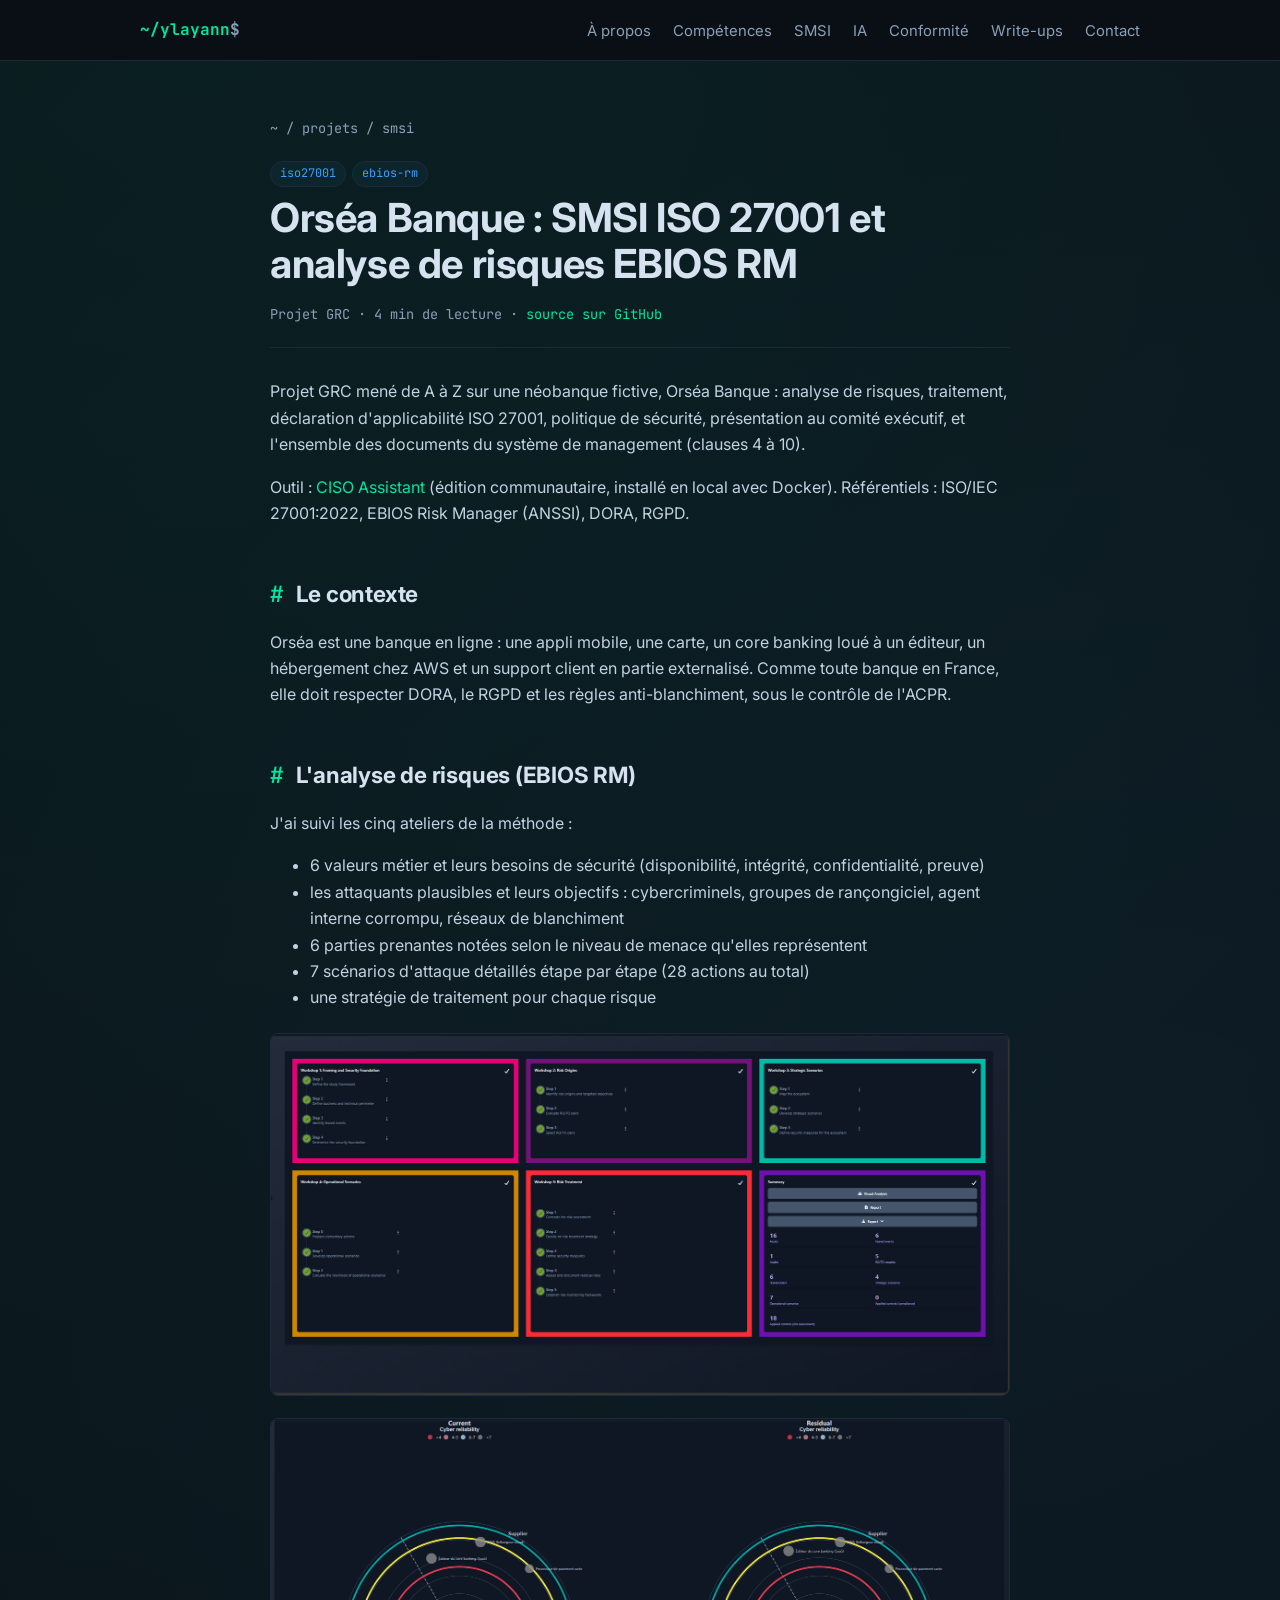
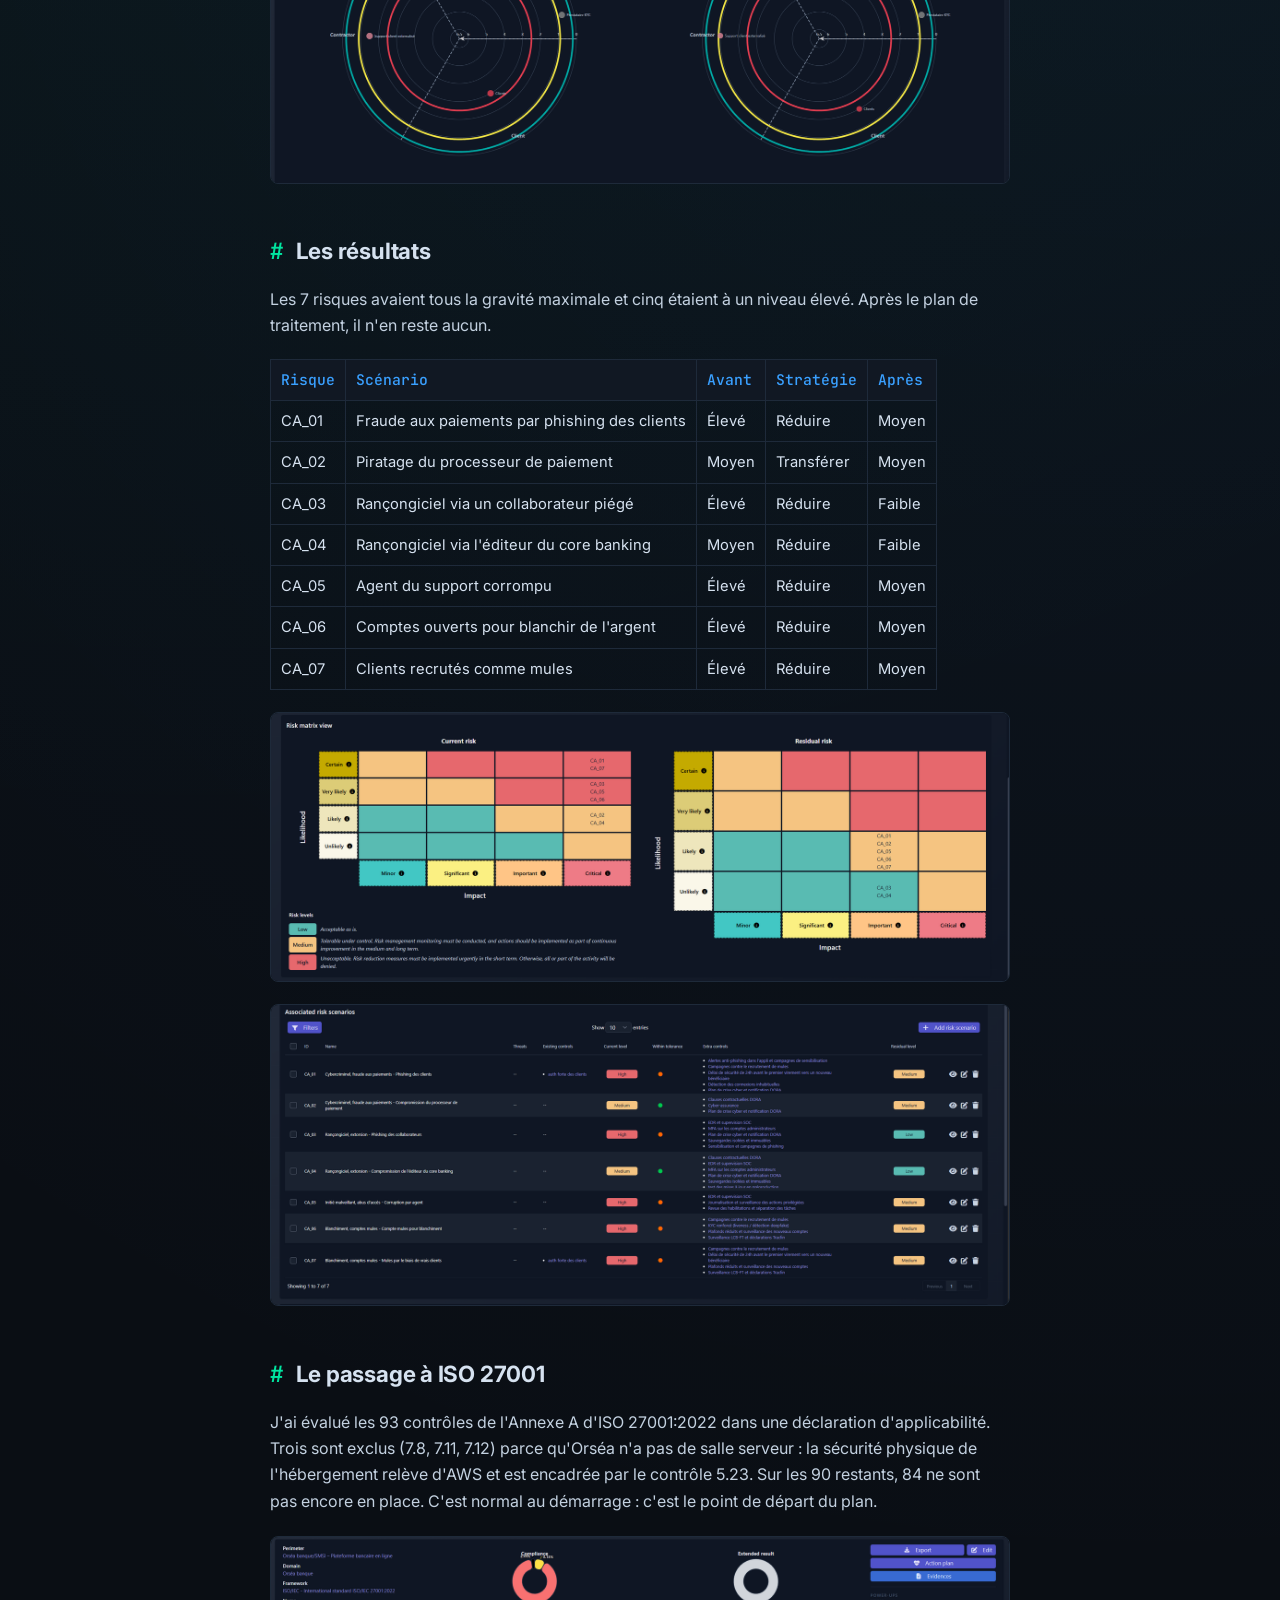
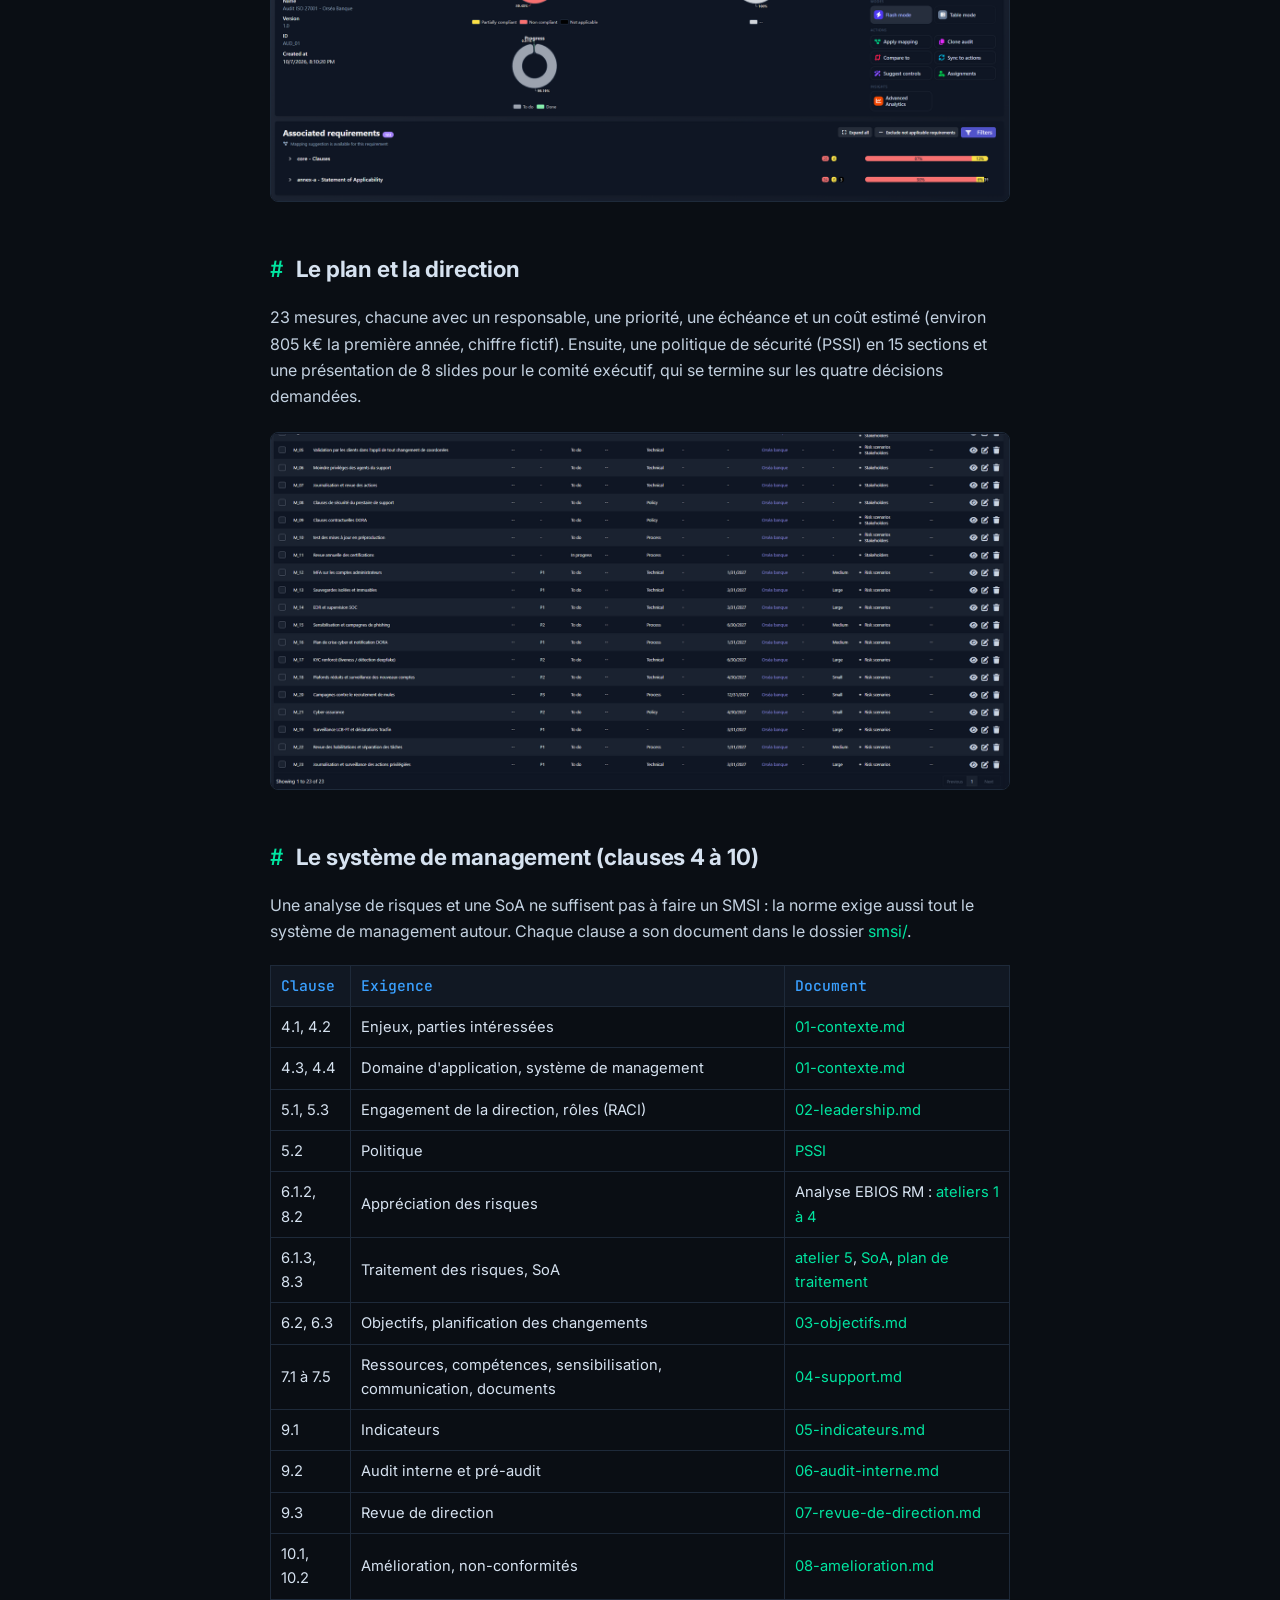
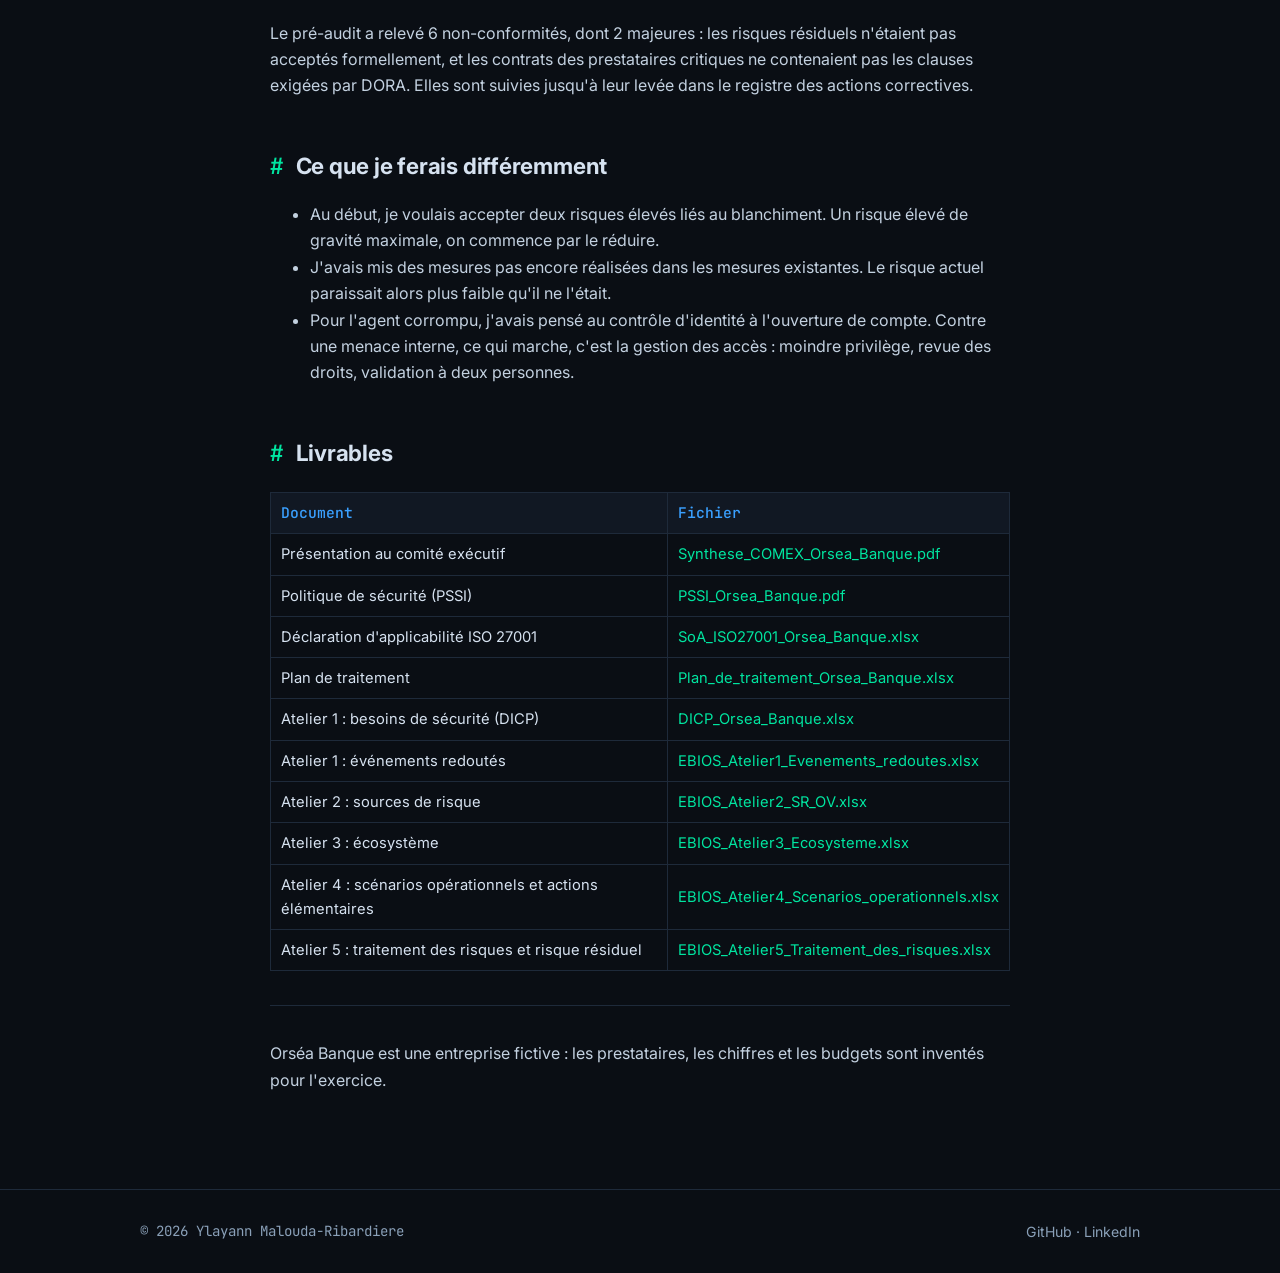
<file: projets/smsi.html>
<!doctype html>
<html lang="fr">
<head>
<meta charset="utf-8">
<meta name="viewport" content="width=device-width, initial-scale=1">
<title>SMSI Orséa Banque · Ylayann Malouda-Ribardiere</title>
<meta name="description" content="Portfolio d'Ylayann Malouda-Ribardiere, étudiant BTS SIO SISR à Ynov Lille orienté GRC : projets SMSI ISO 27001 / EBIOS RM et IA ISO 42001, certifications et write-ups CTF.">
<meta name="theme-color" content="#0a0e14">
<link rel="icon" href="data:image/svg+xml,<svg xmlns='http://www.w3.org/2000/svg' viewBox='0 0 32 32'><rect width='32' height='32' rx='6' fill='%230a0e14'/><text x='5' y='22' font-family='monospace' font-size='16' font-weight='700' fill='%2300e5a0'>&gt;_</text></svg>">
<link rel="preconnect" href="https://fonts.googleapis.com"><link rel="preconnect" href="https://fonts.gstatic.com" crossorigin>
<link href="https://fonts.googleapis.com/css2?family=Inter:wght@400;500;600;700&family=JetBrains+Mono:wght@400;500;700&display=swap" rel="stylesheet">
<link rel="stylesheet" href="../assets/style.css">
</head>

<body>
<header><div class="wrap"><nav>
<a class="logo" href="../index.html#top">~/ylayann<span>$</span></a>
<button class="burger" aria-label="Menu">menu</button>
<ul><li><a href="../index.html#apropos">À propos</a></li><li><a href="../index.html#competences">Compétences</a></li><li><a href="../index.html#smsi">SMSI</a></li><li><a href="../index.html#ia">IA</a></li><li><a href="../index.html#outils">Conformité</a></li><li><a href="../index.html#ctf">Write-ups</a></li><li><a href="../index.html#contact">Contact</a></li></ul>
</nav></div></header>

<main class="article">
<div class="crumbs"><a href="../index.html">~</a> / <a href="../index.html#smsi">projets</a> / smsi</div>
<div class="head">
<div class="chips"><span class="chip">iso27001</span><span class="chip">ebios-rm</span></div>
<h1>Orséa Banque : SMSI ISO 27001 et analyse de risques EBIOS RM</h1>
<div class="mono" style="color:var(--muted);font-size:.85rem">Projet GRC · 4 min de lecture · <a href="https://github.com/YlayannMR/SMSI_training" target="_blank" rel="noopener">source sur GitHub</a></div>
</div>
<p>Projet GRC mené de A à Z sur une néobanque fictive, Orséa Banque :
analyse de risques, traitement, déclaration d'applicabilité ISO 27001,
politique de sécurité, présentation au comité exécutif, et l'ensemble
des documents du système de management (clauses 4 à 10).</p>
<p>Outil : <a href="https://intuitem.com/ciso-assistant/">CISO
Assistant</a> (édition communautaire, installé en local avec Docker).
Référentiels : ISO/IEC 27001:2022, EBIOS Risk Manager (ANSSI), DORA,
RGPD.</p>
<h2 id="le-contexte">Le contexte</h2>
<p>Orséa est une banque en ligne : une appli mobile, une carte, un core
banking loué à un éditeur, un hébergement chez AWS et un support client
en partie externalisé. Comme toute banque en France, elle doit respecter
DORA, le RGPD et les règles anti-blanchiment, sous le contrôle de
l'ACPR.</p>
<h2 id="lanalyse-de-risques-ebios-rm">L'analyse de risques (EBIOS
RM)</h2>
<p>J'ai suivi les cinq ateliers de la méthode :</p>
<ul>
<li>6 valeurs métier et leurs besoins de sécurité (disponibilité,
intégrité, confidentialité, preuve)</li>
<li>les attaquants plausibles et leurs objectifs : cybercriminels,
groupes de rançongiciel, agent interne corrompu, réseaux de
blanchiment</li>
<li>6 parties prenantes notées selon le niveau de menace qu'elles
représentent</li>
<li>7 scénarios d'attaque détaillés étape par étape (28 actions au
total)</li>
<li>une stratégie de traitement pour chaque risque</li>
</ul>
<p><img loading="lazy" src="../img/smsi/01-ateliers-ebios-rm.png"
alt="Les cinq ateliers EBIOS RM dans CISO Assistant" /></p>
<p><img loading="lazy" src="../img/smsi/02-ecosysteme.png"
alt="Cartographie de l&#39;écosystème, avant et après mesures" /></p>
<h2 id="les-résultats">Les résultats</h2>
<p>Les 7 risques avaient tous la gravité maximale et cinq étaient à un
niveau élevé. Après le plan de traitement, il n'en reste aucun.</p>
<table>
<thead>
<tr class="header">
<th>Risque</th>
<th>Scénario</th>
<th>Avant</th>
<th>Stratégie</th>
<th>Après</th>
</tr>
</thead>
<tbody>
<tr class="odd">
<td>CA_01</td>
<td>Fraude aux paiements par phishing des clients</td>
<td>Élevé</td>
<td>Réduire</td>
<td>Moyen</td>
</tr>
<tr class="even">
<td>CA_02</td>
<td>Piratage du processeur de paiement</td>
<td>Moyen</td>
<td>Transférer</td>
<td>Moyen</td>
</tr>
<tr class="odd">
<td>CA_03</td>
<td>Rançongiciel via un collaborateur piégé</td>
<td>Élevé</td>
<td>Réduire</td>
<td>Faible</td>
</tr>
<tr class="even">
<td>CA_04</td>
<td>Rançongiciel via l'éditeur du core banking</td>
<td>Moyen</td>
<td>Réduire</td>
<td>Faible</td>
</tr>
<tr class="odd">
<td>CA_05</td>
<td>Agent du support corrompu</td>
<td>Élevé</td>
<td>Réduire</td>
<td>Moyen</td>
</tr>
<tr class="even">
<td>CA_06</td>
<td>Comptes ouverts pour blanchir de l'argent</td>
<td>Élevé</td>
<td>Réduire</td>
<td>Moyen</td>
</tr>
<tr class="odd">
<td>CA_07</td>
<td>Clients recrutés comme mules</td>
<td>Élevé</td>
<td>Réduire</td>
<td>Moyen</td>
</tr>
</tbody>
</table>
<p><img loading="lazy" src="../img/smsi/03-matrices-risque.png"
alt="Matrices de risque avant et après traitement" /></p>
<p><img loading="lazy" src="../img/smsi/04-scenarios-et-mesures.png"
alt="Les sept scénarios avec leurs mesures" /></p>
<h2 id="le-passage-à-iso-27001">Le passage à ISO 27001</h2>
<p>J'ai évalué les 93 contrôles de l'Annexe A d'ISO 27001:2022 dans une
déclaration d'applicabilité. Trois sont exclus (7.8, 7.11, 7.12) parce
qu'Orséa n'a pas de salle serveur : la sécurité physique de
l'hébergement relève d'AWS et est encadrée par le contrôle 5.23. Sur les
90 restants, 84 ne sont pas encore en place. C'est normal au démarrage :
c'est le point de départ du plan.</p>
<p><img loading="lazy" src="../img/smsi/05-soa-iso27001.png"
alt="Évaluation ISO 27001 dans CISO Assistant" /></p>
<h2 id="le-plan-et-la-direction">Le plan et la direction</h2>
<p>23 mesures, chacune avec un responsable, une priorité, une échéance
et un coût estimé (environ 805 k€ la première année, chiffre fictif).
Ensuite, une politique de sécurité (PSSI) en 15 sections et une
présentation de 8 slides pour le comité exécutif, qui se termine sur les
quatre décisions demandées.</p>
<p><img loading="lazy" src="../img/smsi/06-mesures.png"
alt="Les mesures avec leur priorité et leur échéance" /></p>
<h2 id="le-système-de-management-clauses-4-à-10">Le système de
management (clauses 4 à 10)</h2>
<p>Une analyse de risques et une SoA ne suffisent pas à faire un SMSI :
la norme exige aussi tout le système de management autour. Chaque clause
a son document dans le dossier <a href="https://github.com/YlayannMR/SMSI_training/blob/main/smsi/" target="_blank" rel="noopener">smsi/</a>.</p>
<table>
<thead>
<tr class="header">
<th>Clause</th>
<th>Exigence</th>
<th>Document</th>
</tr>
</thead>
<tbody>
<tr class="odd">
<td>4.1, 4.2</td>
<td>Enjeux, parties intéressées</td>
<td><a href="https://github.com/YlayannMR/SMSI_training/blob/main/smsi/01-contexte.md" target="_blank" rel="noopener">01-contexte.md</a></td>
</tr>
<tr class="even">
<td>4.3, 4.4</td>
<td>Domaine d'application, système de management</td>
<td><a href="https://github.com/YlayannMR/SMSI_training/blob/main/smsi/01-contexte.md" target="_blank" rel="noopener">01-contexte.md</a></td>
</tr>
<tr class="odd">
<td>5.1, 5.3</td>
<td>Engagement de la direction, rôles (RACI)</td>
<td><a href="https://github.com/YlayannMR/SMSI_training/blob/main/smsi/02-leadership.md" target="_blank" rel="noopener">02-leadership.md</a></td>
</tr>
<tr class="even">
<td>5.2</td>
<td>Politique</td>
<td><a href="https://github.com/YlayannMR/SMSI_training/blob/main/livrables/PSSI_Orsea_Banque.pdf" target="_blank" rel="noopener">PSSI</a></td>
</tr>
<tr class="odd">
<td>6.1.2, 8.2</td>
<td>Appréciation des risques</td>
<td>Analyse EBIOS RM : <a href="https://github.com/YlayannMR/SMSI_training/blob/main/livrables/" target="_blank" rel="noopener">ateliers 1 à 4</a></td>
</tr>
<tr class="even">
<td>6.1.3, 8.3</td>
<td>Traitement des risques, SoA</td>
<td><a
href="https://github.com/YlayannMR/SMSI_training/blob/main/livrables/EBIOS_Atelier5_Traitement_des_risques.xlsx" target="_blank" rel="noopener">atelier
5</a>, <a href="https://github.com/YlayannMR/SMSI_training/blob/main/livrables/SoA_ISO27001_Orsea_Banque.xlsx" target="_blank" rel="noopener">SoA</a>, <a
href="https://github.com/YlayannMR/SMSI_training/blob/main/livrables/Plan_de_traitement_Orsea_Banque.xlsx" target="_blank" rel="noopener">plan de
traitement</a></td>
</tr>
<tr class="odd">
<td>6.2, 6.3</td>
<td>Objectifs, planification des changements</td>
<td><a href="https://github.com/YlayannMR/SMSI_training/blob/main/smsi/03-objectifs.md" target="_blank" rel="noopener">03-objectifs.md</a></td>
</tr>
<tr class="even">
<td>7.1 à 7.5</td>
<td>Ressources, compétences, sensibilisation, communication,
documents</td>
<td><a href="https://github.com/YlayannMR/SMSI_training/blob/main/smsi/04-support.md" target="_blank" rel="noopener">04-support.md</a></td>
</tr>
<tr class="odd">
<td>9.1</td>
<td>Indicateurs</td>
<td><a href="https://github.com/YlayannMR/SMSI_training/blob/main/smsi/05-indicateurs.md" target="_blank" rel="noopener">05-indicateurs.md</a></td>
</tr>
<tr class="even">
<td>9.2</td>
<td>Audit interne et pré-audit</td>
<td><a href="https://github.com/YlayannMR/SMSI_training/blob/main/smsi/06-audit-interne.md" target="_blank" rel="noopener">06-audit-interne.md</a></td>
</tr>
<tr class="odd">
<td>9.3</td>
<td>Revue de direction</td>
<td><a
href="https://github.com/YlayannMR/SMSI_training/blob/main/smsi/07-revue-de-direction.md" target="_blank" rel="noopener">07-revue-de-direction.md</a></td>
</tr>
<tr class="even">
<td>10.1, 10.2</td>
<td>Amélioration, non-conformités</td>
<td><a href="https://github.com/YlayannMR/SMSI_training/blob/main/smsi/08-amelioration.md" target="_blank" rel="noopener">08-amelioration.md</a></td>
</tr>
</tbody>
</table>
<p>Le pré-audit a relevé 6 non-conformités, dont 2 majeures : les
risques résiduels n'étaient pas acceptés formellement, et les contrats
des prestataires critiques ne contenaient pas les clauses exigées par
DORA. Elles sont suivies jusqu'à leur levée dans le registre des actions
correctives.</p>
<h2 id="ce-que-je-ferais-différemment">Ce que je ferais
différemment</h2>
<ul>
<li>Au début, je voulais accepter deux risques élevés liés au
blanchiment. Un risque élevé de gravité maximale, on commence par le
réduire.</li>
<li>J'avais mis des mesures pas encore réalisées dans les mesures
existantes. Le risque actuel paraissait alors plus faible qu'il ne
l'était.</li>
<li>Pour l'agent corrompu, j'avais pensé au contrôle d'identité à
l'ouverture de compte. Contre une menace interne, ce qui marche, c'est
la gestion des accès : moindre privilège, revue des droits, validation à
deux personnes.</li>
</ul>
<h2 id="livrables">Livrables</h2>
<table>
<thead>
<tr class="header">
<th>Document</th>
<th>Fichier</th>
</tr>
</thead>
<tbody>
<tr class="odd">
<td>Présentation au comité exécutif</td>
<td><a
href="https://github.com/YlayannMR/SMSI_training/blob/main/livrables/Synthese_COMEX_Orsea_Banque.pdf" target="_blank" rel="noopener">Synthese_COMEX_Orsea_Banque.pdf</a></td>
</tr>
<tr class="even">
<td>Politique de sécurité (PSSI)</td>
<td><a
href="https://github.com/YlayannMR/SMSI_training/blob/main/livrables/PSSI_Orsea_Banque.pdf" target="_blank" rel="noopener">PSSI_Orsea_Banque.pdf</a></td>
</tr>
<tr class="odd">
<td>Déclaration d'applicabilité ISO 27001</td>
<td><a
href="https://github.com/YlayannMR/SMSI_training/blob/main/livrables/SoA_ISO27001_Orsea_Banque.xlsx" target="_blank" rel="noopener">SoA_ISO27001_Orsea_Banque.xlsx</a></td>
</tr>
<tr class="even">
<td>Plan de traitement</td>
<td><a
href="https://github.com/YlayannMR/SMSI_training/blob/main/livrables/Plan_de_traitement_Orsea_Banque.xlsx" target="_blank" rel="noopener">Plan_de_traitement_Orsea_Banque.xlsx</a></td>
</tr>
<tr class="odd">
<td>Atelier 1 : besoins de sécurité (DICP)</td>
<td><a
href="https://github.com/YlayannMR/SMSI_training/blob/main/livrables/DICP_Orsea_Banque.xlsx" target="_blank" rel="noopener">DICP_Orsea_Banque.xlsx</a></td>
</tr>
<tr class="even">
<td>Atelier 1 : événements redoutés</td>
<td><a
href="https://github.com/YlayannMR/SMSI_training/blob/main/livrables/EBIOS_Atelier1_Evenements_redoutes.xlsx" target="_blank" rel="noopener">EBIOS_Atelier1_Evenements_redoutes.xlsx</a></td>
</tr>
<tr class="odd">
<td>Atelier 2 : sources de risque</td>
<td><a
href="https://github.com/YlayannMR/SMSI_training/blob/main/livrables/EBIOS_Atelier2_SR_OV.xlsx" target="_blank" rel="noopener">EBIOS_Atelier2_SR_OV.xlsx</a></td>
</tr>
<tr class="even">
<td>Atelier 3 : écosystème</td>
<td><a
href="https://github.com/YlayannMR/SMSI_training/blob/main/livrables/EBIOS_Atelier3_Ecosysteme.xlsx" target="_blank" rel="noopener">EBIOS_Atelier3_Ecosysteme.xlsx</a></td>
</tr>
<tr class="odd">
<td>Atelier 4 : scénarios opérationnels et actions élémentaires</td>
<td><a
href="https://github.com/YlayannMR/SMSI_training/blob/main/livrables/EBIOS_Atelier4_Scenarios_operationnels.xlsx" target="_blank" rel="noopener">EBIOS_Atelier4_Scenarios_operationnels.xlsx</a></td>
</tr>
<tr class="even">
<td>Atelier 5 : traitement des risques et risque résiduel</td>
<td><a
href="https://github.com/YlayannMR/SMSI_training/blob/main/livrables/EBIOS_Atelier5_Traitement_des_risques.xlsx" target="_blank" rel="noopener">EBIOS_Atelier5_Traitement_des_risques.xlsx</a></td>
</tr>
</tbody>
</table>
<hr />
<p>Orséa Banque est une entreprise fictive : les prestataires, les
chiffres et les budgets sont inventés pour l'exercice.</p>


</main>
<footer><div class="wrap"><span class="mono">© 2026 Ylayann Malouda-Ribardiere</span><span><a href="https://github.com/YlayannMR" target="_blank" rel="noopener">GitHub</a> · <a href="https://www.linkedin.com/in/ylayann-malouda-ribardiere-3a1a89360/" target="_blank" rel="noopener">LinkedIn</a></span></div></footer>
<script src="../assets/main.js"></script>
</body>
</html>
</file>
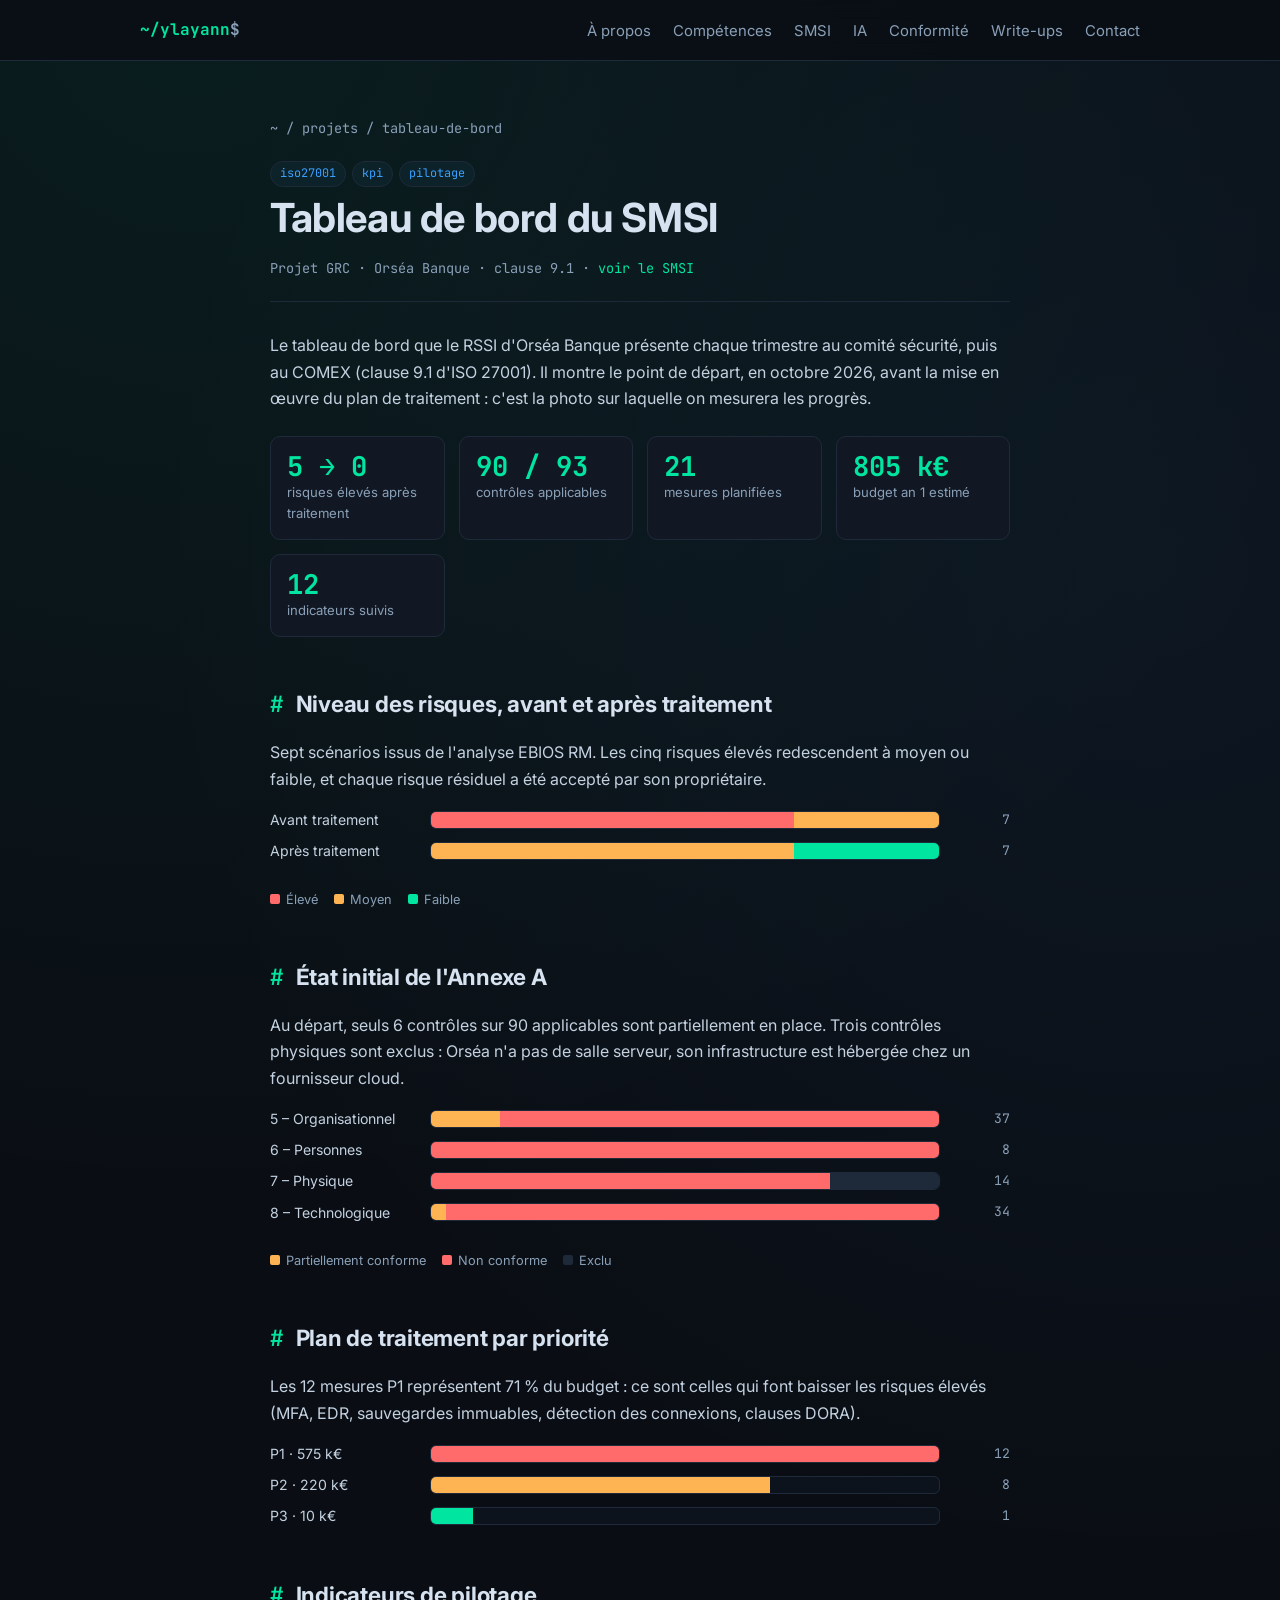
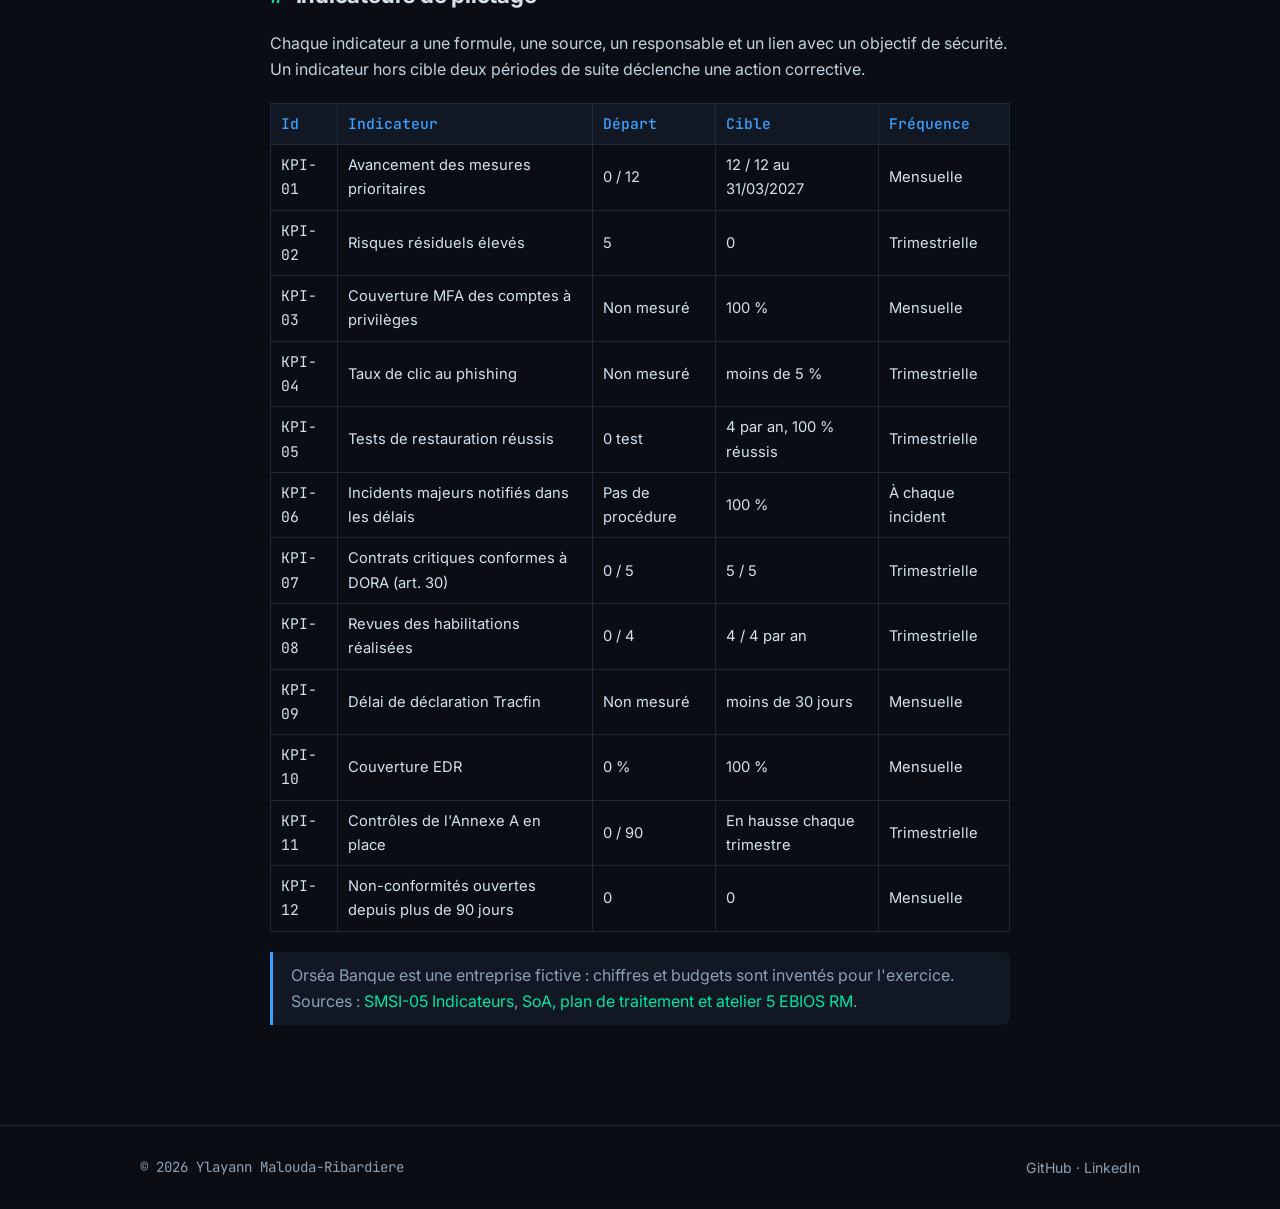
<file: projets/tableau-de-bord.html>
<!doctype html>
<html lang="fr">
<head>
<meta charset="utf-8">
<meta name="viewport" content="width=device-width, initial-scale=1">
<title>Tableau de bord du SMSI · Ylayann Malouda-Ribardiere</title>
<meta name="description" content="Portfolio d'Ylayann Malouda-Ribardiere, étudiant BTS SIO SISR à Ynov Lille orienté GRC : projets SMSI ISO 27001 / EBIOS RM et IA ISO 42001, certifications et write-ups CTF.">
<meta name="theme-color" content="#0a0e14">
<link rel="icon" href="data:image/svg+xml,<svg xmlns='http://www.w3.org/2000/svg' viewBox='0 0 32 32'><rect width='32' height='32' rx='6' fill='%230a0e14'/><text x='5' y='22' font-family='monospace' font-size='16' font-weight='700' fill='%2300e5a0'>&gt;_</text></svg>">
<link rel="preconnect" href="https://fonts.googleapis.com"><link rel="preconnect" href="https://fonts.gstatic.com" crossorigin>
<link href="https://fonts.googleapis.com/css2?family=Inter:wght@400;500;600;700&family=JetBrains+Mono:wght@400;500;700&display=swap" rel="stylesheet">
<link rel="stylesheet" href="../assets/style.css">
</head>

<body>
<header><div class="wrap"><nav>
<a class="logo" href="../index.html#top">~/ylayann<span>$</span></a>
<button class="burger" aria-label="Menu">menu</button>
<ul><li><a href="../index.html#apropos">À propos</a></li><li><a href="../index.html#competences">Compétences</a></li><li><a href="../index.html#smsi">SMSI</a></li><li><a href="../index.html#ia">IA</a></li><li><a href="../index.html#outils">Conformité</a></li><li><a href="../index.html#ctf">Write-ups</a></li><li><a href="../index.html#contact">Contact</a></li></ul>
</nav></div></header>

<style>
.cov{font-family:var(--mono);font-size:.78rem;padding:2px 8px;border-radius:999px;white-space:nowrap;border:1px solid}
.cov.ok{color:var(--accent);border-color:rgba(0,229,160,.5)}.cov.part{color:var(--warn);border-color:rgba(255,180,84,.5)}.cov.gap{color:var(--danger);border-color:rgba(255,107,107,.5)}
.kpis{display:grid;grid-template-columns:repeat(auto-fit,minmax(150px,1fr));gap:14px;margin:24px 0}
.kpis div{background:var(--panel);border:1px solid var(--line);border-radius:10px;padding:14px 16px;color:var(--muted);font-size:.82rem}
.kpis b{display:block;font-family:var(--mono);font-size:1.7rem;color:var(--accent);line-height:1.15}
.bars{margin:14px 0 26px}.bars .r{display:grid;grid-template-columns:150px 1fr 60px;gap:10px;align-items:center;margin:8px 0;font-size:.88rem;color:#c3d1e0}
.bars .t{background:var(--panel2);border:1px solid var(--line);border-radius:6px;height:18px;overflow:hidden;display:flex}
.bars .t i{display:block;height:100%}.bars .v{font-family:var(--mono);color:var(--muted);font-size:.82rem;text-align:right}
.lg{display:flex;gap:16px;flex-wrap:wrap;font-size:.8rem;color:var(--muted)}.lg span::before{content:"";display:inline-block;width:10px;height:10px;border-radius:2px;margin-right:6px;background:var(--c)}
@media(max-width:560px){.bars .r{grid-template-columns:96px 1fr 48px}}
</style>
<main class="article">
<div class="crumbs"><a href="../index.html">~</a> / <a href="../index.html#outils">projets</a> / tableau-de-bord</div>
<div class="head"><div class="chips"><span class="chip">iso27001</span><span class="chip">kpi</span><span class="chip">pilotage</span></div><h1>Tableau de bord du SMSI</h1>
<div class="mono" style="color:var(--muted);font-size:.85rem">Projet GRC · Orséa Banque · clause 9.1 · <a href="smsi.html">voir le SMSI</a></div></div>
<p>Le tableau de bord que le RSSI d'Orséa Banque présente chaque trimestre au comité sécurité, puis au COMEX (clause 9.1 d'ISO 27001). Il montre le point de départ, en octobre 2026, avant la mise en œuvre du plan de traitement : c'est la photo sur laquelle on mesurera les progrès.</p>
<div class="kpis"><div><b>5 → 0</b>risques élevés après traitement</div><div><b>90 / 93</b>contrôles applicables</div><div><b>21</b>mesures planifiées</div><div><b>805 k€</b>budget an 1 estimé</div><div><b>12</b>indicateurs suivis</div></div>
<h2>Niveau des risques, avant et après traitement</h2>
<p>Sept scénarios issus de l'analyse EBIOS RM. Les cinq risques élevés redescendent à moyen ou faible, et chaque risque résiduel a été accepté par son propriétaire.</p>
<div class="bars"><div class="r"><span>Avant traitement</span><div class="t"><i style="width:71.4%;background:var(--danger)"></i><i style="width:28.6%;background:var(--warn)"></i></div><span class="v">7</span></div><div class="r"><span>Après traitement</span><div class="t"><i style="width:71.4%;background:var(--warn)"></i><i style="width:28.6%;background:var(--accent)"></i></div><span class="v">7</span></div></div>
<div class="lg"><span style="--c:var(--danger)">Élevé</span><span style="--c:var(--warn)">Moyen</span><span style="--c:var(--accent)">Faible</span></div>
<h2>État initial de l'Annexe A</h2>
<p>Au départ, seuls 6 contrôles sur 90 applicables sont partiellement en place. Trois contrôles physiques sont exclus : Orséa n'a pas de salle serveur, son infrastructure est hébergée chez un fournisseur cloud.</p>
<div class="bars"><div class="r"><span>5 – Organisationnel</span><div class="t"><i style="width:13.5%;background:var(--warn)"></i><i style="width:86.5%;background:var(--danger)"></i></div><span class="v">37</span></div><div class="r"><span>6 – Personnes</span><div class="t"><i style="width:100.0%;background:var(--danger)"></i></div><span class="v">8</span></div><div class="r"><span>7 – Physique</span><div class="t"><i style="width:78.6%;background:var(--danger)"></i><i style="width:21.4%;background:var(--line)"></i></div><span class="v">14</span></div><div class="r"><span>8 – Technologique</span><div class="t"><i style="width:2.9%;background:var(--warn)"></i><i style="width:97.1%;background:var(--danger)"></i></div><span class="v">34</span></div></div>
<div class="lg"><span style="--c:var(--warn)">Partiellement conforme</span><span style="--c:var(--danger)">Non conforme</span><span style="--c:var(--line)">Exclu</span></div>
<h2>Plan de traitement par priorité</h2>
<p>Les 12 mesures P1 représentent 71 % du budget : ce sont celles qui font baisser les risques élevés (MFA, EDR, sauvegardes immuables, détection des connexions, clauses DORA).</p>
<div class="bars"><div class="r"><span>P1 · 575 k€</span><div class="t"><i style="width:100.0%;background:var(--danger)"></i></div><span class="v">12</span></div><div class="r"><span>P2 · 220 k€</span><div class="t"><i style="width:66.7%;background:var(--warn)"></i><i style="width:33.3%;background:transparent"></i></div><span class="v">8</span></div><div class="r"><span>P3 · 10 k€</span><div class="t"><i style="width:8.3%;background:var(--accent)"></i><i style="width:91.7%;background:transparent"></i></div><span class="v">1</span></div></div>
<h2>Indicateurs de pilotage</h2>
<p>Chaque indicateur a une formule, une source, un responsable et un lien avec un objectif de sécurité. Un indicateur hors cible deux périodes de suite déclenche une action corrective.</p>
<table><thead><tr><th>Id</th><th>Indicateur</th><th>Départ</th><th>Cible</th><th>Fréquence</th></tr></thead><tbody><tr><td class="mono">KPI-01</td><td>Avancement des mesures prioritaires</td><td>0 / 12</td><td>12 / 12 au 31/03/2027</td><td>Mensuelle</td></tr><tr><td class="mono">KPI-02</td><td>Risques résiduels élevés</td><td>5</td><td>0</td><td>Trimestrielle</td></tr><tr><td class="mono">KPI-03</td><td>Couverture MFA des comptes à privilèges</td><td>Non mesuré</td><td>100 %</td><td>Mensuelle</td></tr><tr><td class="mono">KPI-04</td><td>Taux de clic au phishing</td><td>Non mesuré</td><td>moins de 5 %</td><td>Trimestrielle</td></tr><tr><td class="mono">KPI-05</td><td>Tests de restauration réussis</td><td>0 test</td><td>4 par an, 100 % réussis</td><td>Trimestrielle</td></tr><tr><td class="mono">KPI-06</td><td>Incidents majeurs notifiés dans les délais</td><td>Pas de procédure</td><td>100 %</td><td>À chaque incident</td></tr><tr><td class="mono">KPI-07</td><td>Contrats critiques conformes à DORA (art. 30)</td><td>0 / 5</td><td>5 / 5</td><td>Trimestrielle</td></tr><tr><td class="mono">KPI-08</td><td>Revues des habilitations réalisées</td><td>0 / 4</td><td>4 / 4 par an</td><td>Trimestrielle</td></tr><tr><td class="mono">KPI-09</td><td>Délai de déclaration Tracfin</td><td>Non mesuré</td><td>moins de 30 jours</td><td>Mensuelle</td></tr><tr><td class="mono">KPI-10</td><td>Couverture EDR</td><td>0 %</td><td>100 %</td><td>Mensuelle</td></tr><tr><td class="mono">KPI-11</td><td>Contrôles de l'Annexe A en place</td><td>0 / 90</td><td>En hausse chaque trimestre</td><td>Trimestrielle</td></tr><tr><td class="mono">KPI-12</td><td>Non-conformités ouvertes depuis plus de 90 jours</td><td>0</td><td>0</td><td>Mensuelle</td></tr></tbody></table>
<blockquote>Orséa Banque est une entreprise fictive : chiffres et budgets sont inventés pour l'exercice. Sources : <a href="https://github.com/YlayannMR/SMSI_training/blob/main/smsi/05-indicateurs.md" target="_blank" rel="noopener">SMSI-05 Indicateurs</a>, <a href="https://github.com/YlayannMR/SMSI_training/tree/main/livrables" target="_blank" rel="noopener">SoA, plan de traitement et atelier 5 EBIOS RM</a>.</blockquote>
</main>
<footer><div class="wrap"><span class="mono">© 2026 Ylayann Malouda-Ribardiere</span><span><a href="https://github.com/YlayannMR" target="_blank" rel="noopener">GitHub</a> · <a href="https://www.linkedin.com/in/ylayann-malouda-ribardiere-3a1a89360/" target="_blank" rel="noopener">LinkedIn</a></span></div></footer>
<script src="../assets/main.js"></script>
</body>
</html>
</file>
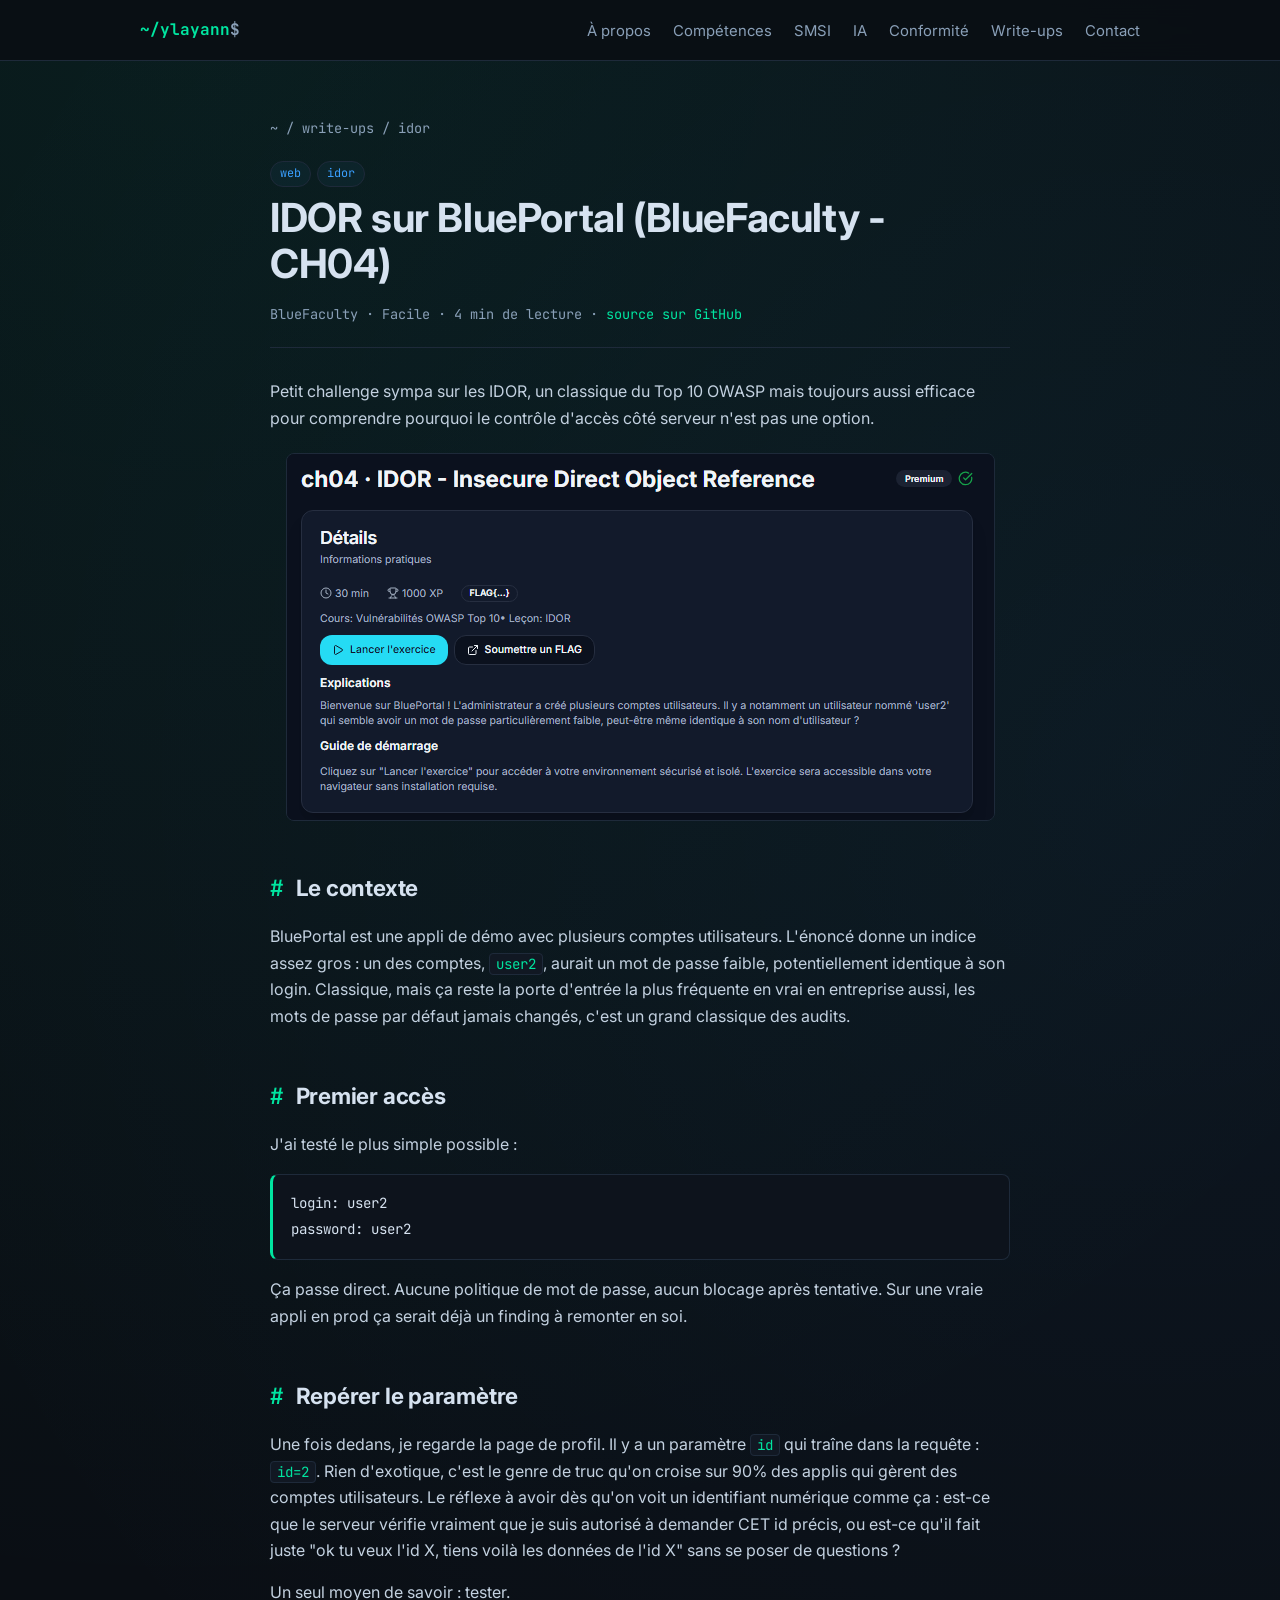
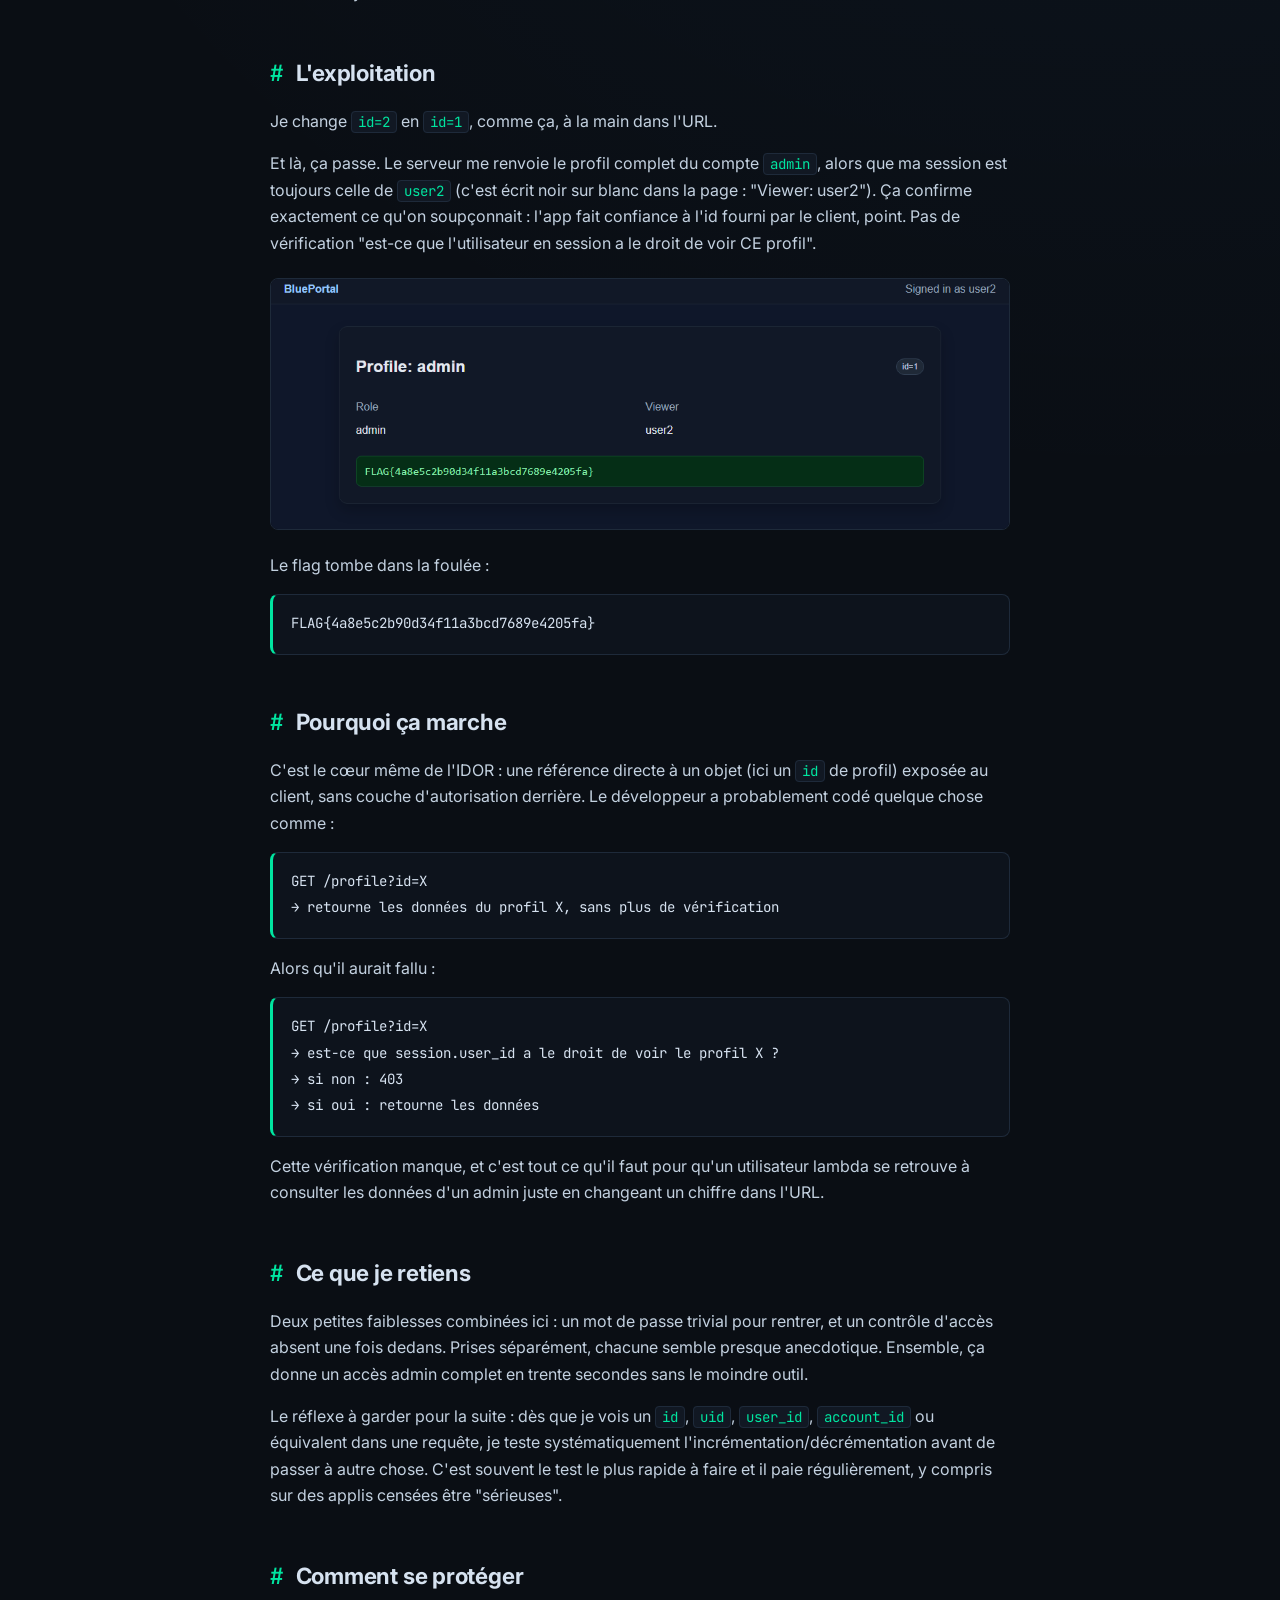
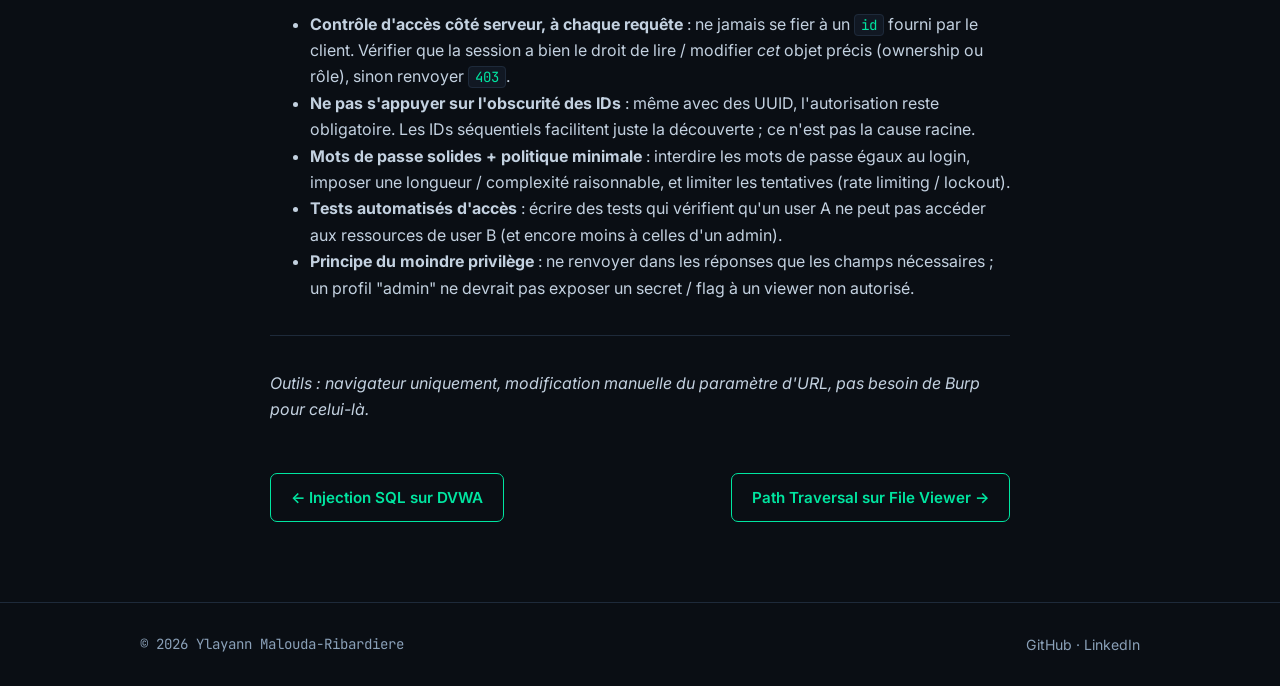
<file: writeups/idor.html>
<!doctype html>
<html lang="fr">
<head>
<meta charset="utf-8">
<meta name="viewport" content="width=device-width, initial-scale=1">
<title>IDOR sur BluePortal · Ylayann Malouda-Ribardiere</title>
<meta name="description" content="Portfolio d'Ylayann Malouda-Ribardiere, étudiant BTS SIO SISR à Ynov Lille orienté GRC : projets SMSI ISO 27001 / EBIOS RM et IA ISO 42001, certifications et write-ups CTF.">
<meta name="theme-color" content="#0a0e14">
<link rel="icon" href="data:image/svg+xml,<svg xmlns='http://www.w3.org/2000/svg' viewBox='0 0 32 32'><rect width='32' height='32' rx='6' fill='%230a0e14'/><text x='5' y='22' font-family='monospace' font-size='16' font-weight='700' fill='%2300e5a0'>&gt;_</text></svg>">
<link rel="preconnect" href="https://fonts.googleapis.com"><link rel="preconnect" href="https://fonts.gstatic.com" crossorigin>
<link href="https://fonts.googleapis.com/css2?family=Inter:wght@400;500;600;700&family=JetBrains+Mono:wght@400;500;700&display=swap" rel="stylesheet">
<link rel="stylesheet" href="../assets/style.css">
</head>

<body>
<header><div class="wrap"><nav>
<a class="logo" href="../index.html#top">~/ylayann<span>$</span></a>
<button class="burger" aria-label="Menu">menu</button>
<ul><li><a href="../index.html#apropos">À propos</a></li><li><a href="../index.html#competences">Compétences</a></li><li><a href="../index.html#smsi">SMSI</a></li><li><a href="../index.html#ia">IA</a></li><li><a href="../index.html#outils">Conformité</a></li><li><a href="../index.html#ctf">Write-ups</a></li><li><a href="../index.html#contact">Contact</a></li></ul>
</nav></div></header>

<main class="article">
<div class="crumbs"><a href="../index.html">~</a> / <a href="../index.html#ctf">write-ups</a> / idor</div>
<div class="head">
<div class="chips"><span class="chip">web</span><span class="chip">idor</span></div>
<h1>IDOR sur BluePortal (BlueFaculty - CH04)</h1>
<div class="mono" style="color:var(--muted);font-size:.85rem">BlueFaculty · Facile · 4 min de lecture · <a href="https://github.com/YlayannMR/ctf-writeups/tree/main/bluefaculty/ch04-idor" target="_blank" rel="noopener">source sur GitHub</a></div>
</div>
<p>Petit challenge sympa sur les IDOR, un classique du Top 10 OWASP mais
toujours aussi efficace pour comprendre pourquoi le contrôle d'accès
côté serveur n'est pas une option.</p>
<p><img loading="lazy" src="../img/idor/01-challenge-brief.png"
alt="Énoncé du challenge" /></p>
<h2 id="le-contexte">Le contexte</h2>
<p>BluePortal est une appli de démo avec plusieurs comptes utilisateurs.
L'énoncé donne un indice assez gros : un des comptes,
<code>user2</code>, aurait un mot de passe faible, potentiellement
identique à son login. Classique, mais ça reste la porte d'entrée la
plus fréquente en vrai en entreprise aussi, les mots de passe par défaut
jamais changés, c'est un grand classique des audits.</p>
<h2 id="premier-accès">Premier accès</h2>
<p>J'ai testé le plus simple possible :</p>
<pre><code>login: user2
password: user2</code></pre>
<p>Ça passe direct. Aucune politique de mot de passe, aucun blocage
après tentative. Sur une vraie appli en prod ça serait déjà un finding à
remonter en soi.</p>
<h2 id="repérer-le-paramètre">Repérer le paramètre</h2>
<p>Une fois dedans, je regarde la page de profil. Il y a un paramètre
<code>id</code> qui traîne dans la requête : <code>id=2</code>. Rien
d'exotique, c'est le genre de truc qu'on croise sur 90% des applis qui
gèrent des comptes utilisateurs. Le réflexe à avoir dès qu'on voit un
identifiant numérique comme ça : est-ce que le serveur vérifie vraiment
que je suis autorisé à demander CET id précis, ou est-ce qu'il fait
juste "ok tu veux l'id X, tiens voilà les données de l'id X" sans se
poser de questions ?</p>
<p>Un seul moyen de savoir : tester.</p>
<h2 id="lexploitation">L'exploitation</h2>
<p>Je change <code>id=2</code> en <code>id=1</code>, comme ça, à la main
dans l'URL.</p>
<p>Et là, ça passe. Le serveur me renvoie le profil complet du compte
<code>admin</code>, alors que ma session est toujours celle de
<code>user2</code> (c'est écrit noir sur blanc dans la page : "Viewer:
user2"). Ça confirme exactement ce qu'on soupçonnait : l'app fait
confiance à l'id fourni par le client, point. Pas de vérification
"est-ce que l'utilisateur en session a le droit de voir CE profil".</p>
<p><img loading="lazy" src="../img/idor/02-admin-via-idor.png"
alt="Profil admin accessible via IDOR (session user2)" /></p>
<p>Le flag tombe dans la foulée :</p>
<pre><code>FLAG{4a8e5c2b90d34f11a3bcd7689e4205fa}</code></pre>
<h2 id="pourquoi-ça-marche">Pourquoi ça marche</h2>
<p>C'est le cœur même de l'IDOR : une référence directe à un objet (ici
un <code>id</code> de profil) exposée au client, sans couche
d'autorisation derrière. Le développeur a probablement codé quelque
chose comme :</p>
<pre><code>GET /profile?id=X
→ retourne les données du profil X, sans plus de vérification</code></pre>
<p>Alors qu'il aurait fallu :</p>
<pre><code>GET /profile?id=X
→ est-ce que session.user_id a le droit de voir le profil X ?
→ si non : 403
→ si oui : retourne les données</code></pre>
<p>Cette vérification manque, et c'est tout ce qu'il faut pour qu'un
utilisateur lambda se retrouve à consulter les données d'un admin juste
en changeant un chiffre dans l'URL.</p>
<h2 id="ce-que-je-retiens">Ce que je retiens</h2>
<p>Deux petites faiblesses combinées ici : un mot de passe trivial pour
rentrer, et un contrôle d'accès absent une fois dedans. Prises
séparément, chacune semble presque anecdotique. Ensemble, ça donne un
accès admin complet en trente secondes sans le moindre outil.</p>
<p>Le réflexe à garder pour la suite : dès que je vois un
<code>id</code>, <code>uid</code>, <code>user_id</code>,
<code>account_id</code> ou équivalent dans une requête, je teste
systématiquement l'incrémentation/décrémentation avant de passer à autre
chose. C'est souvent le test le plus rapide à faire et il paie
régulièrement, y compris sur des applis censées être "sérieuses".</p>
<h2 id="comment-se-protéger">Comment se protéger</h2>
<ul>
<li><strong>Contrôle d'accès côté serveur, à chaque requête</strong> :
ne jamais se fier à un <code>id</code> fourni par le client. Vérifier
que la session a bien le droit de lire / modifier <em>cet</em> objet
précis (ownership ou rôle), sinon renvoyer <code>403</code>.</li>
<li><strong>Ne pas s'appuyer sur l'obscurité des IDs</strong> : même
avec des UUID, l'autorisation reste obligatoire. Les IDs séquentiels
facilitent juste la découverte ; ce n'est pas la cause racine.</li>
<li><strong>Mots de passe solides + politique minimale</strong> :
interdire les mots de passe égaux au login, imposer une longueur /
complexité raisonnable, et limiter les tentatives (rate limiting /
lockout).</li>
<li><strong>Tests automatisés d'accès</strong> : écrire des tests qui
vérifient qu'un user A ne peut pas accéder aux ressources de user B (et
encore moins à celles d'un admin).</li>
<li><strong>Principe du moindre privilège</strong> : ne renvoyer dans
les réponses que les champs nécessaires ; un profil "admin" ne devrait
pas exposer un secret / flag à un viewer non autorisé.</li>
</ul>
<hr />
<p><em>Outils : navigateur uniquement, modification manuelle du
paramètre d'URL, pas besoin de Burp pour celui-là.</em></p>

<div class="nextprev"><a class="btn" href="sqli.html">← Injection SQL sur DVWA</a><a class="btn" href="path.html">Path Traversal sur File Viewer →</a></div>
</main>
<footer><div class="wrap"><span class="mono">© 2026 Ylayann Malouda-Ribardiere</span><span><a href="https://github.com/YlayannMR" target="_blank" rel="noopener">GitHub</a> · <a href="https://www.linkedin.com/in/ylayann-malouda-ribardiere-3a1a89360/" target="_blank" rel="noopener">LinkedIn</a></span></div></footer>
<script src="../assets/main.js"></script>
</body>
</html>
</file>
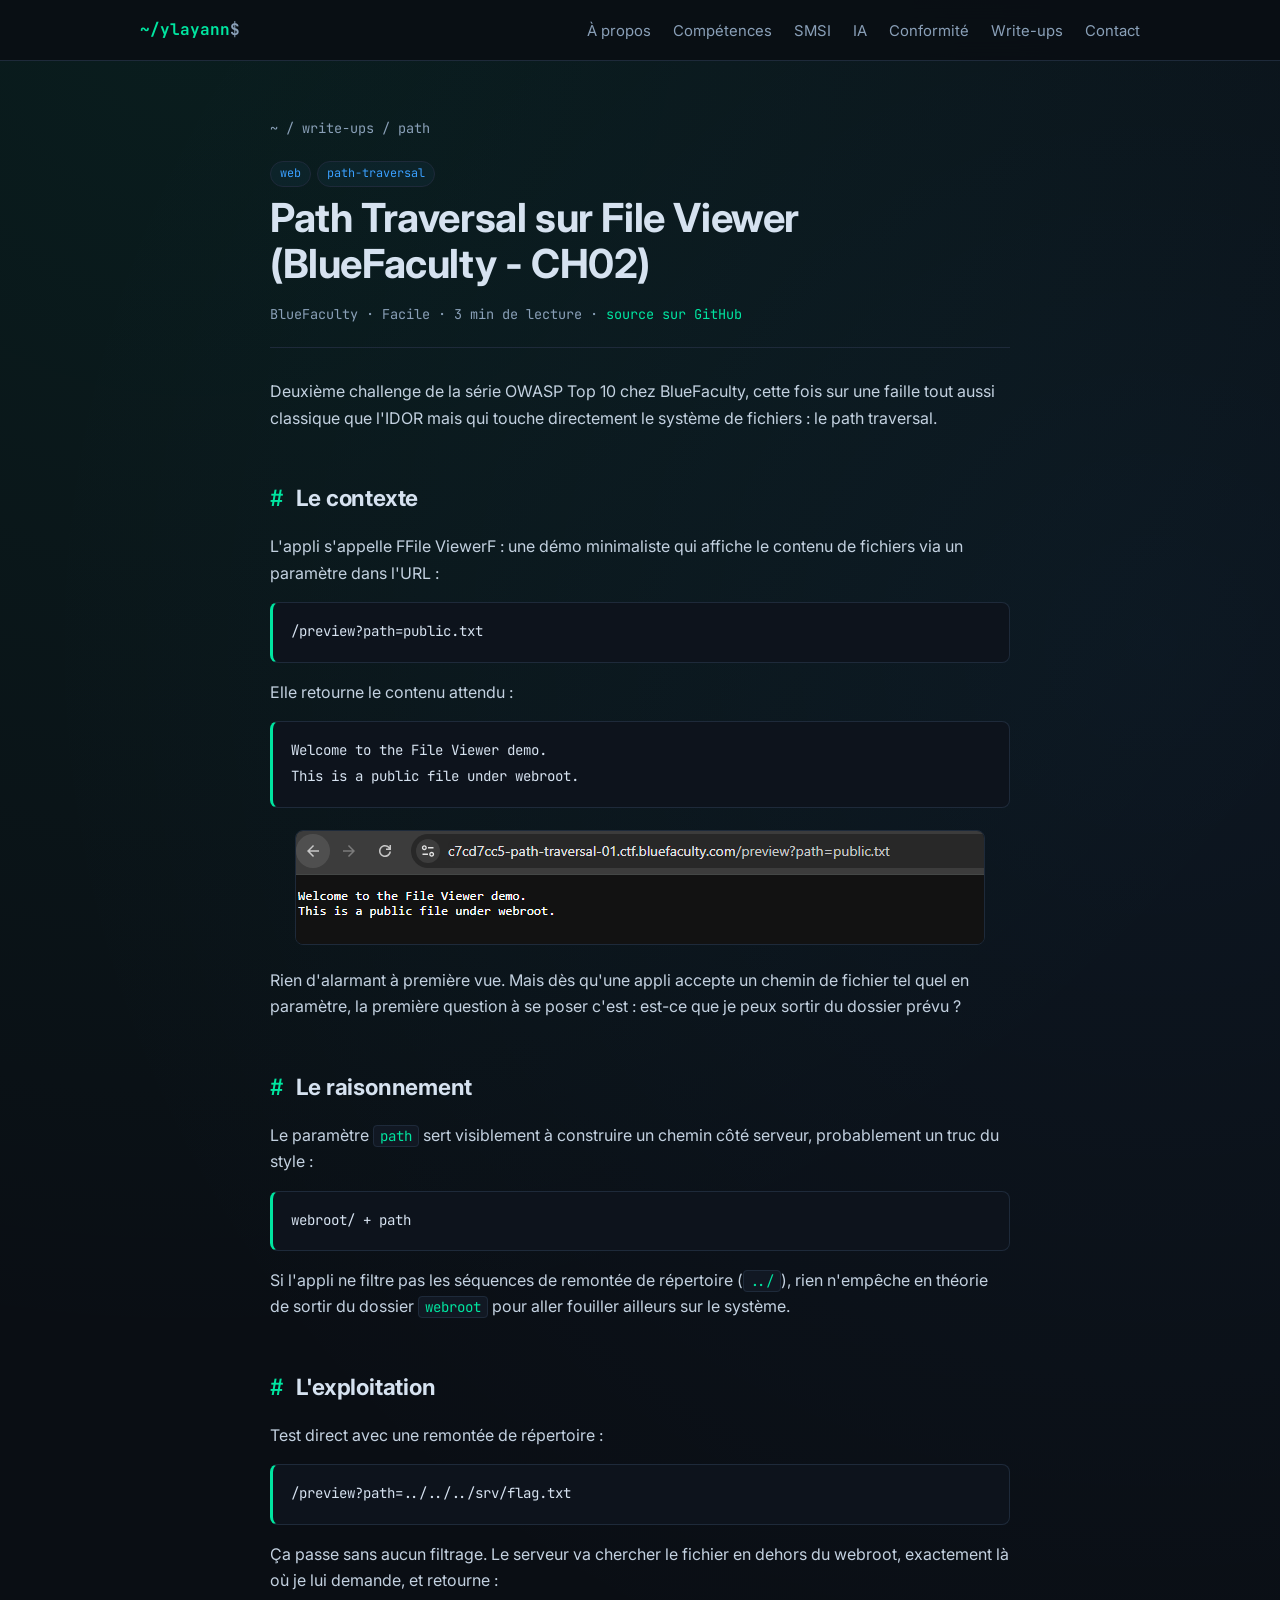
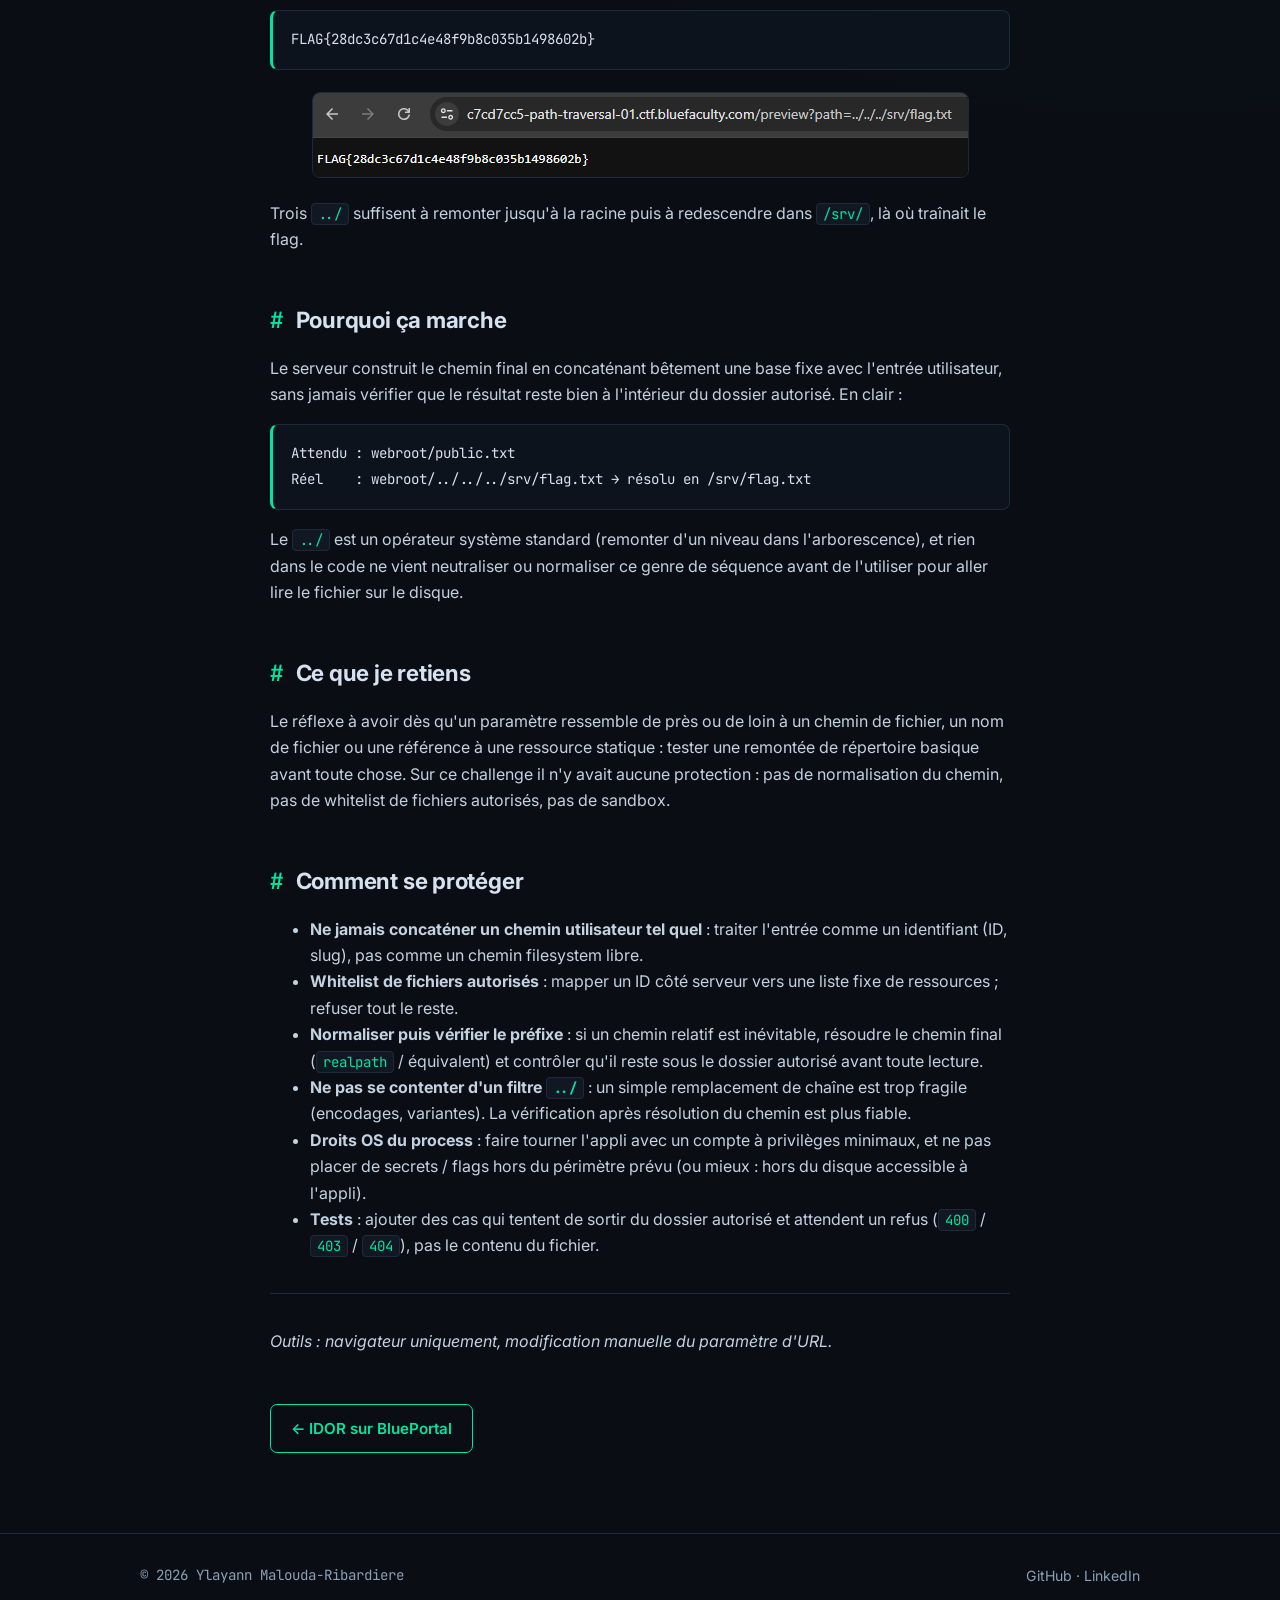
<file: writeups/path.html>
<!doctype html>
<html lang="fr">
<head>
<meta charset="utf-8">
<meta name="viewport" content="width=device-width, initial-scale=1">
<title>Path Traversal sur File Viewer · Ylayann Malouda-Ribardiere</title>
<meta name="description" content="Portfolio d'Ylayann Malouda-Ribardiere, étudiant BTS SIO SISR à Ynov Lille orienté GRC : projets SMSI ISO 27001 / EBIOS RM et IA ISO 42001, certifications et write-ups CTF.">
<meta name="theme-color" content="#0a0e14">
<link rel="icon" href="data:image/svg+xml,<svg xmlns='http://www.w3.org/2000/svg' viewBox='0 0 32 32'><rect width='32' height='32' rx='6' fill='%230a0e14'/><text x='5' y='22' font-family='monospace' font-size='16' font-weight='700' fill='%2300e5a0'>&gt;_</text></svg>">
<link rel="preconnect" href="https://fonts.googleapis.com"><link rel="preconnect" href="https://fonts.gstatic.com" crossorigin>
<link href="https://fonts.googleapis.com/css2?family=Inter:wght@400;500;600;700&family=JetBrains+Mono:wght@400;500;700&display=swap" rel="stylesheet">
<link rel="stylesheet" href="../assets/style.css">
</head>

<body>
<header><div class="wrap"><nav>
<a class="logo" href="../index.html#top">~/ylayann<span>$</span></a>
<button class="burger" aria-label="Menu">menu</button>
<ul><li><a href="../index.html#apropos">À propos</a></li><li><a href="../index.html#competences">Compétences</a></li><li><a href="../index.html#smsi">SMSI</a></li><li><a href="../index.html#ia">IA</a></li><li><a href="../index.html#outils">Conformité</a></li><li><a href="../index.html#ctf">Write-ups</a></li><li><a href="../index.html#contact">Contact</a></li></ul>
</nav></div></header>

<main class="article">
<div class="crumbs"><a href="../index.html">~</a> / <a href="../index.html#ctf">write-ups</a> / path</div>
<div class="head">
<div class="chips"><span class="chip">web</span><span class="chip">path-traversal</span></div>
<h1>Path Traversal sur File Viewer (BlueFaculty - CH02)</h1>
<div class="mono" style="color:var(--muted);font-size:.85rem">BlueFaculty · Facile · 3 min de lecture · <a href="https://github.com/YlayannMR/ctf-writeups/tree/main/bluefaculty/ch02-path-traversal" target="_blank" rel="noopener">source sur GitHub</a></div>
</div>
<p>Deuxième challenge de la série OWASP Top 10 chez BlueFaculty, cette
fois sur une faille tout aussi classique que l'IDOR mais qui touche
directement le système de fichiers : le path traversal.</p>
<h2 id="le-contexte">Le contexte</h2>
<p>L'appli s'appelle FFile ViewerF : une démo minimaliste qui affiche le
contenu de fichiers via un paramètre dans l'URL :</p>
<pre><code>/preview?path=public.txt</code></pre>
<p>Elle retourne le contenu attendu :</p>
<pre><code>Welcome to the File Viewer demo.
This is a public file under webroot.</code></pre>
<p><img loading="lazy" src="../img/path/01-public-file.png"
alt="Fichier public affiché via path=public.txt" /></p>
<p>Rien d'alarmant à première vue. Mais dès qu'une appli accepte un
chemin de fichier tel quel en paramètre, la première question à se poser
c'est : est-ce que je peux sortir du dossier prévu ?</p>
<h2 id="le-raisonnement">Le raisonnement</h2>
<p>Le paramètre <code>path</code> sert visiblement à construire un
chemin côté serveur, probablement un truc du style :</p>
<pre><code>webroot/ + path</code></pre>
<p>Si l'appli ne filtre pas les séquences de remontée de répertoire
(<code>../</code>), rien n'empêche en théorie de sortir du dossier
<code>webroot</code> pour aller fouiller ailleurs sur le système.</p>
<h2 id="lexploitation">L'exploitation</h2>
<p>Test direct avec une remontée de répertoire :</p>
<pre><code>/preview?path=../../../srv/flag.txt</code></pre>
<p>Ça passe sans aucun filtrage. Le serveur va chercher le fichier en
dehors du webroot, exactement là où je lui demande, et retourne :</p>
<pre><code>FLAG{28dc3c67d1c4e48f9b8c035b1498602b}</code></pre>
<p><img loading="lazy" src="../img/path/02-path-traversal-flag.png"
alt="Flag lu via path traversal" /></p>
<p>Trois <code>../</code> suffisent à remonter jusqu'à la racine puis à
redescendre dans <code>/srv/</code>, là où traînait le flag.</p>
<h2 id="pourquoi-ça-marche">Pourquoi ça marche</h2>
<p>Le serveur construit le chemin final en concaténant bêtement une base
fixe avec l'entrée utilisateur, sans jamais vérifier que le résultat
reste bien à l'intérieur du dossier autorisé. En clair :</p>
<pre><code>Attendu : webroot/public.txt
Réel    : webroot/../../../srv/flag.txt → résolu en /srv/flag.txt</code></pre>
<p>Le <code>../</code> est un opérateur système standard (remonter d'un
niveau dans l'arborescence), et rien dans le code ne vient neutraliser
ou normaliser ce genre de séquence avant de l'utiliser pour aller lire
le fichier sur le disque.</p>
<h2 id="ce-que-je-retiens">Ce que je retiens</h2>
<p>Le réflexe à avoir dès qu'un paramètre ressemble de près ou de loin à
un chemin de fichier, un nom de fichier ou une référence à une ressource
statique : tester une remontée de répertoire basique avant toute chose.
Sur ce challenge il n'y avait aucune protection : pas de normalisation
du chemin, pas de whitelist de fichiers autorisés, pas de sandbox.</p>
<h2 id="comment-se-protéger">Comment se protéger</h2>
<ul>
<li><strong>Ne jamais concaténer un chemin utilisateur tel quel</strong>
: traiter l'entrée comme un identifiant (ID, slug), pas comme un chemin
filesystem libre.</li>
<li><strong>Whitelist de fichiers autorisés</strong> : mapper un ID côté
serveur vers une liste fixe de ressources ; refuser tout le reste.</li>
<li><strong>Normaliser puis vérifier le préfixe</strong> : si un chemin
relatif est inévitable, résoudre le chemin final (<code>realpath</code>
/ équivalent) et contrôler qu'il reste sous le dossier autorisé avant
toute lecture.</li>
<li><strong>Ne pas se contenter d'un filtre <code>../</code></strong> :
un simple remplacement de chaîne est trop fragile (encodages,
variantes). La vérification après résolution du chemin est plus
fiable.</li>
<li><strong>Droits OS du process</strong> : faire tourner l'appli avec
un compte à privilèges minimaux, et ne pas placer de secrets / flags
hors du périmètre prévu (ou mieux : hors du disque accessible à
l'appli).</li>
<li><strong>Tests</strong> : ajouter des cas qui tentent de sortir du
dossier autorisé et attendent un refus (<code>400</code> /
<code>403</code> / <code>404</code>), pas le contenu du fichier.</li>
</ul>
<hr />
<p><em>Outils : navigateur uniquement, modification manuelle du
paramètre d'URL.</em></p>

<div class="nextprev"><a class="btn" href="idor.html">← IDOR sur BluePortal</a></div>
</main>
<footer><div class="wrap"><span class="mono">© 2026 Ylayann Malouda-Ribardiere</span><span><a href="https://github.com/YlayannMR" target="_blank" rel="noopener">GitHub</a> · <a href="https://www.linkedin.com/in/ylayann-malouda-ribardiere-3a1a89360/" target="_blank" rel="noopener">LinkedIn</a></span></div></footer>
<script src="../assets/main.js"></script>
</body>
</html>
</file>
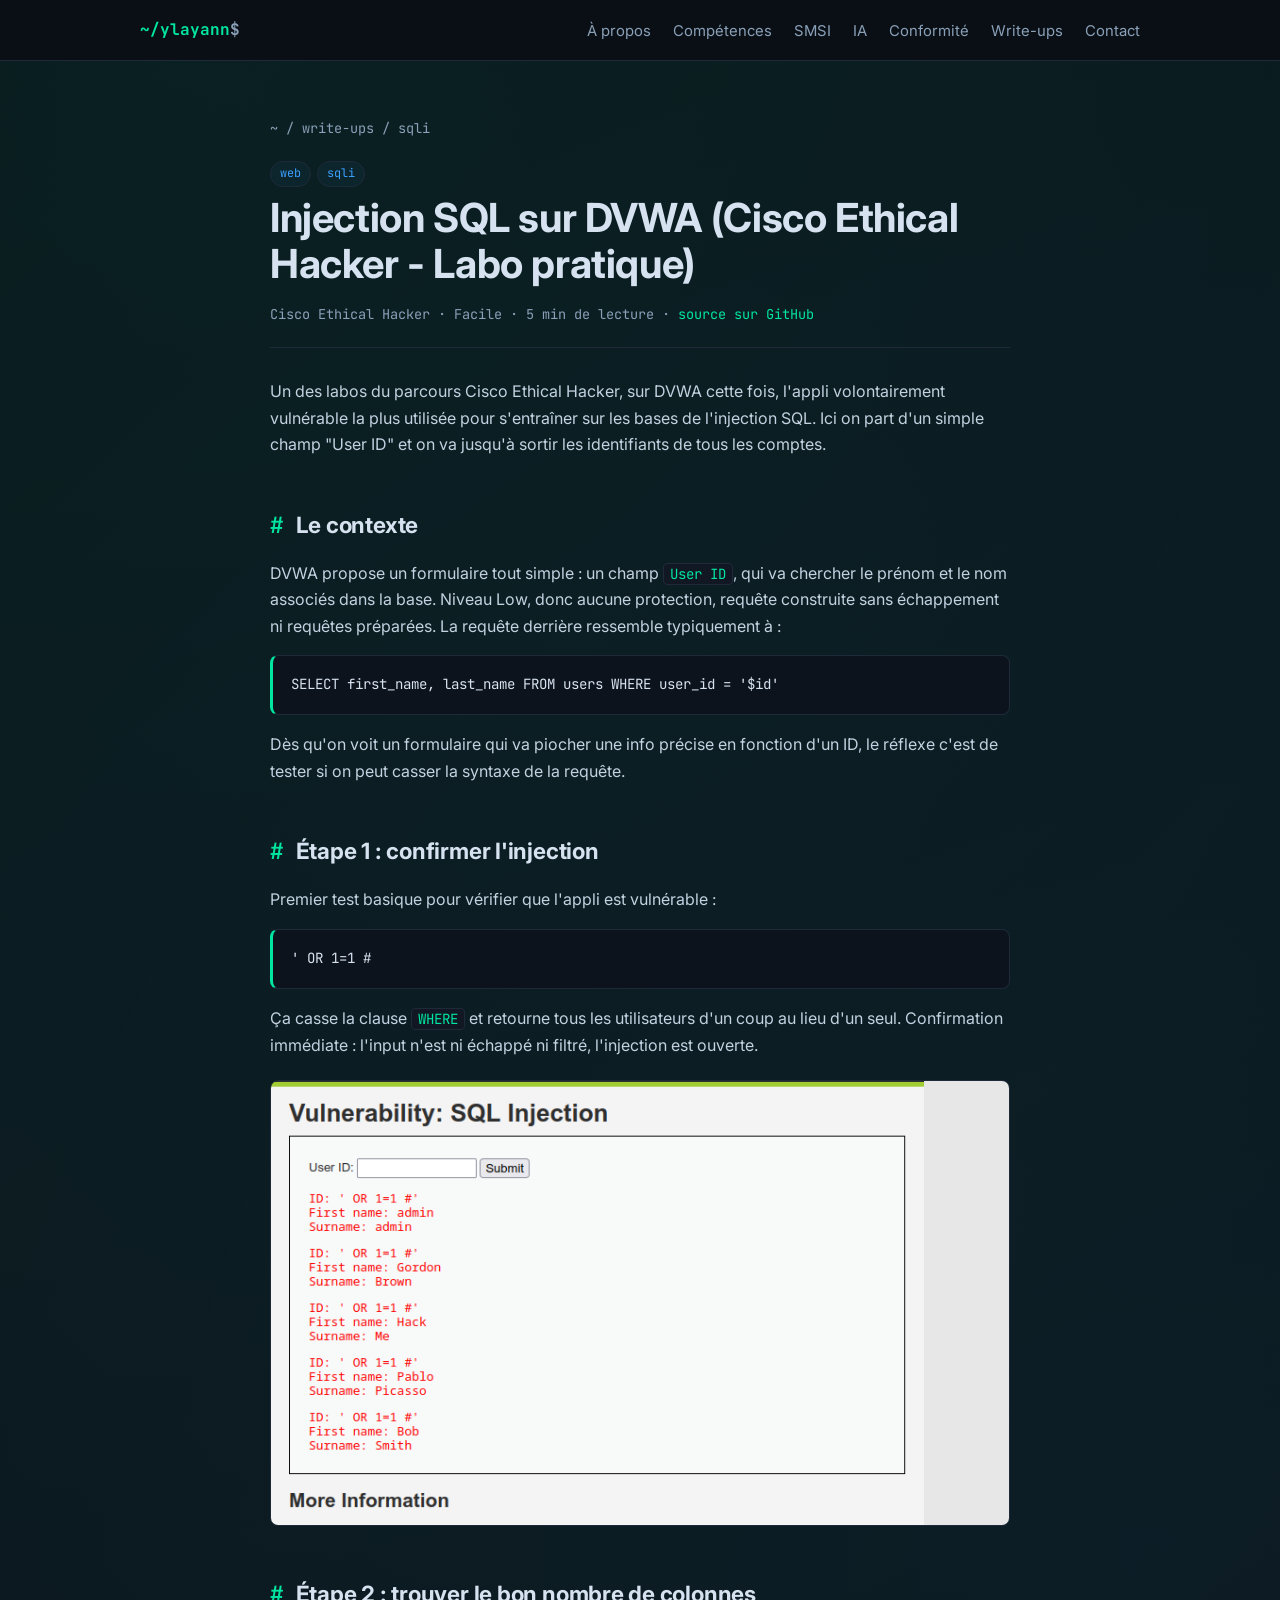
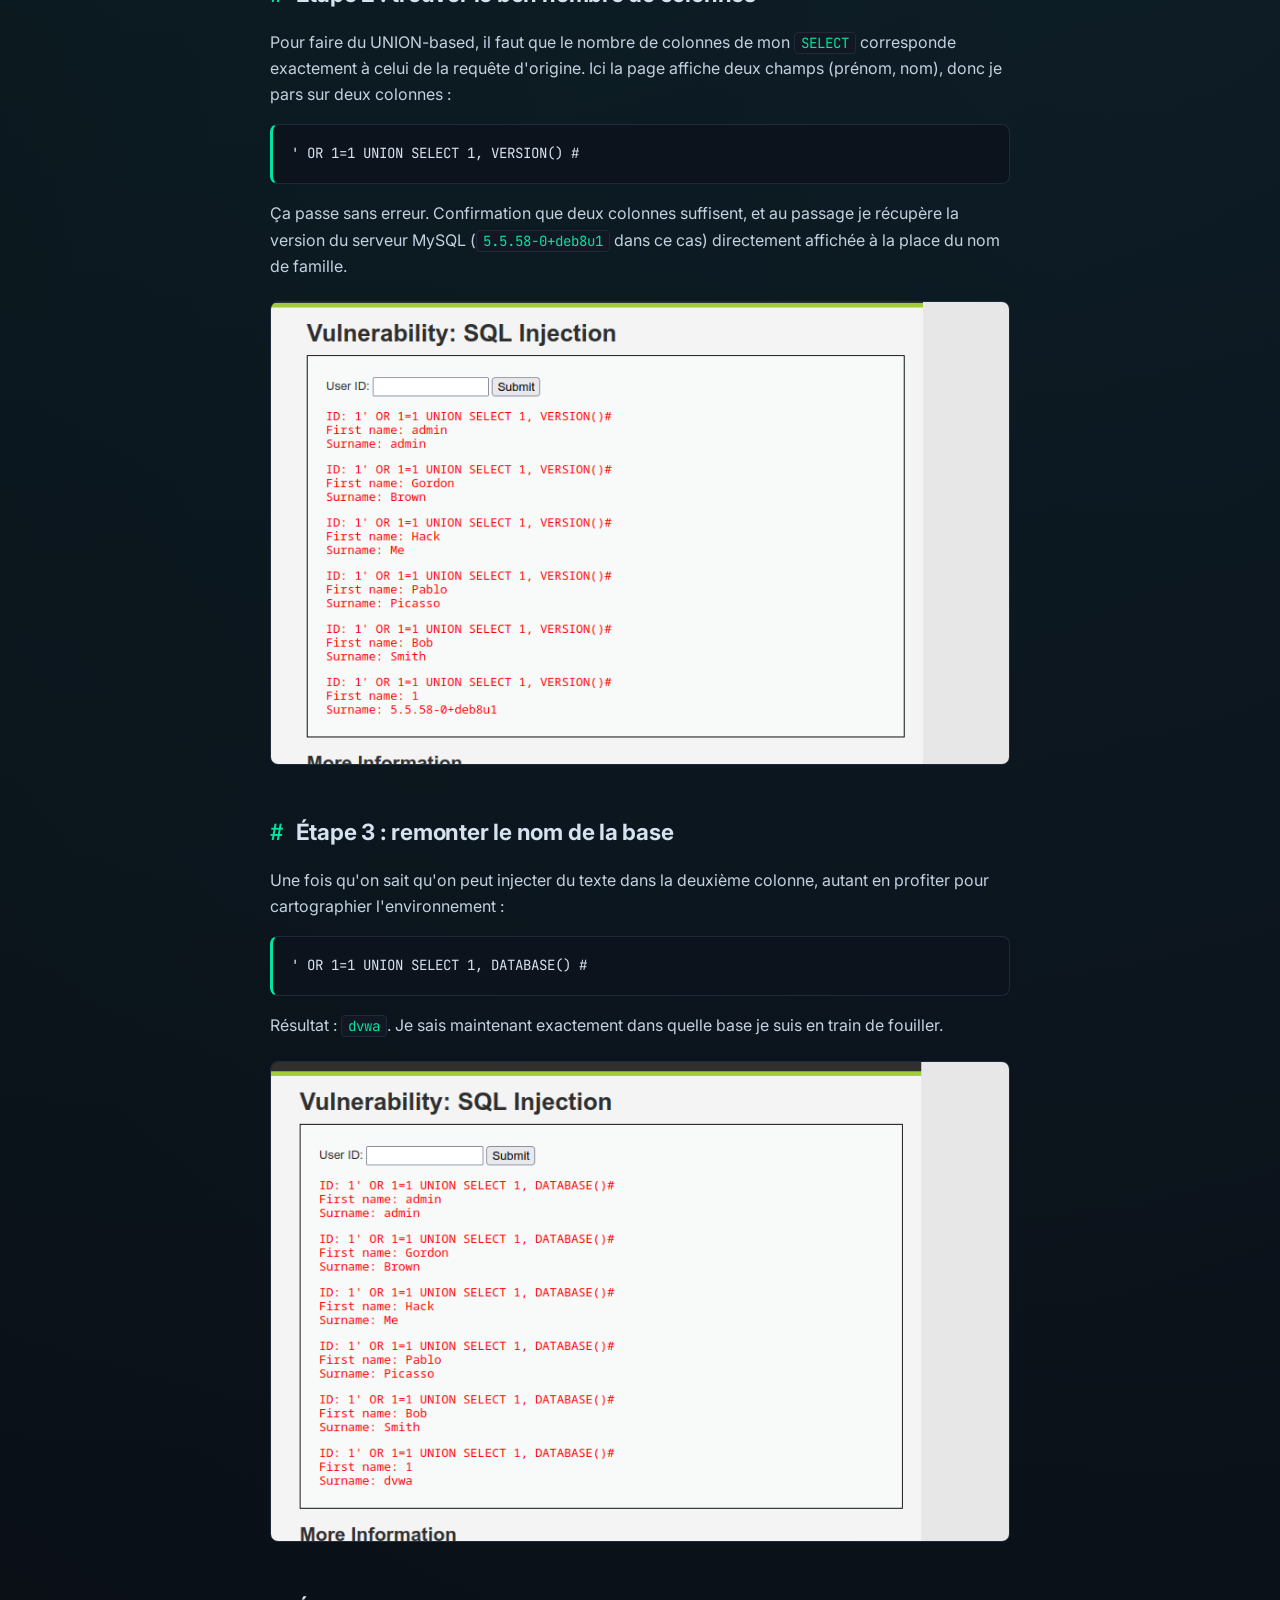
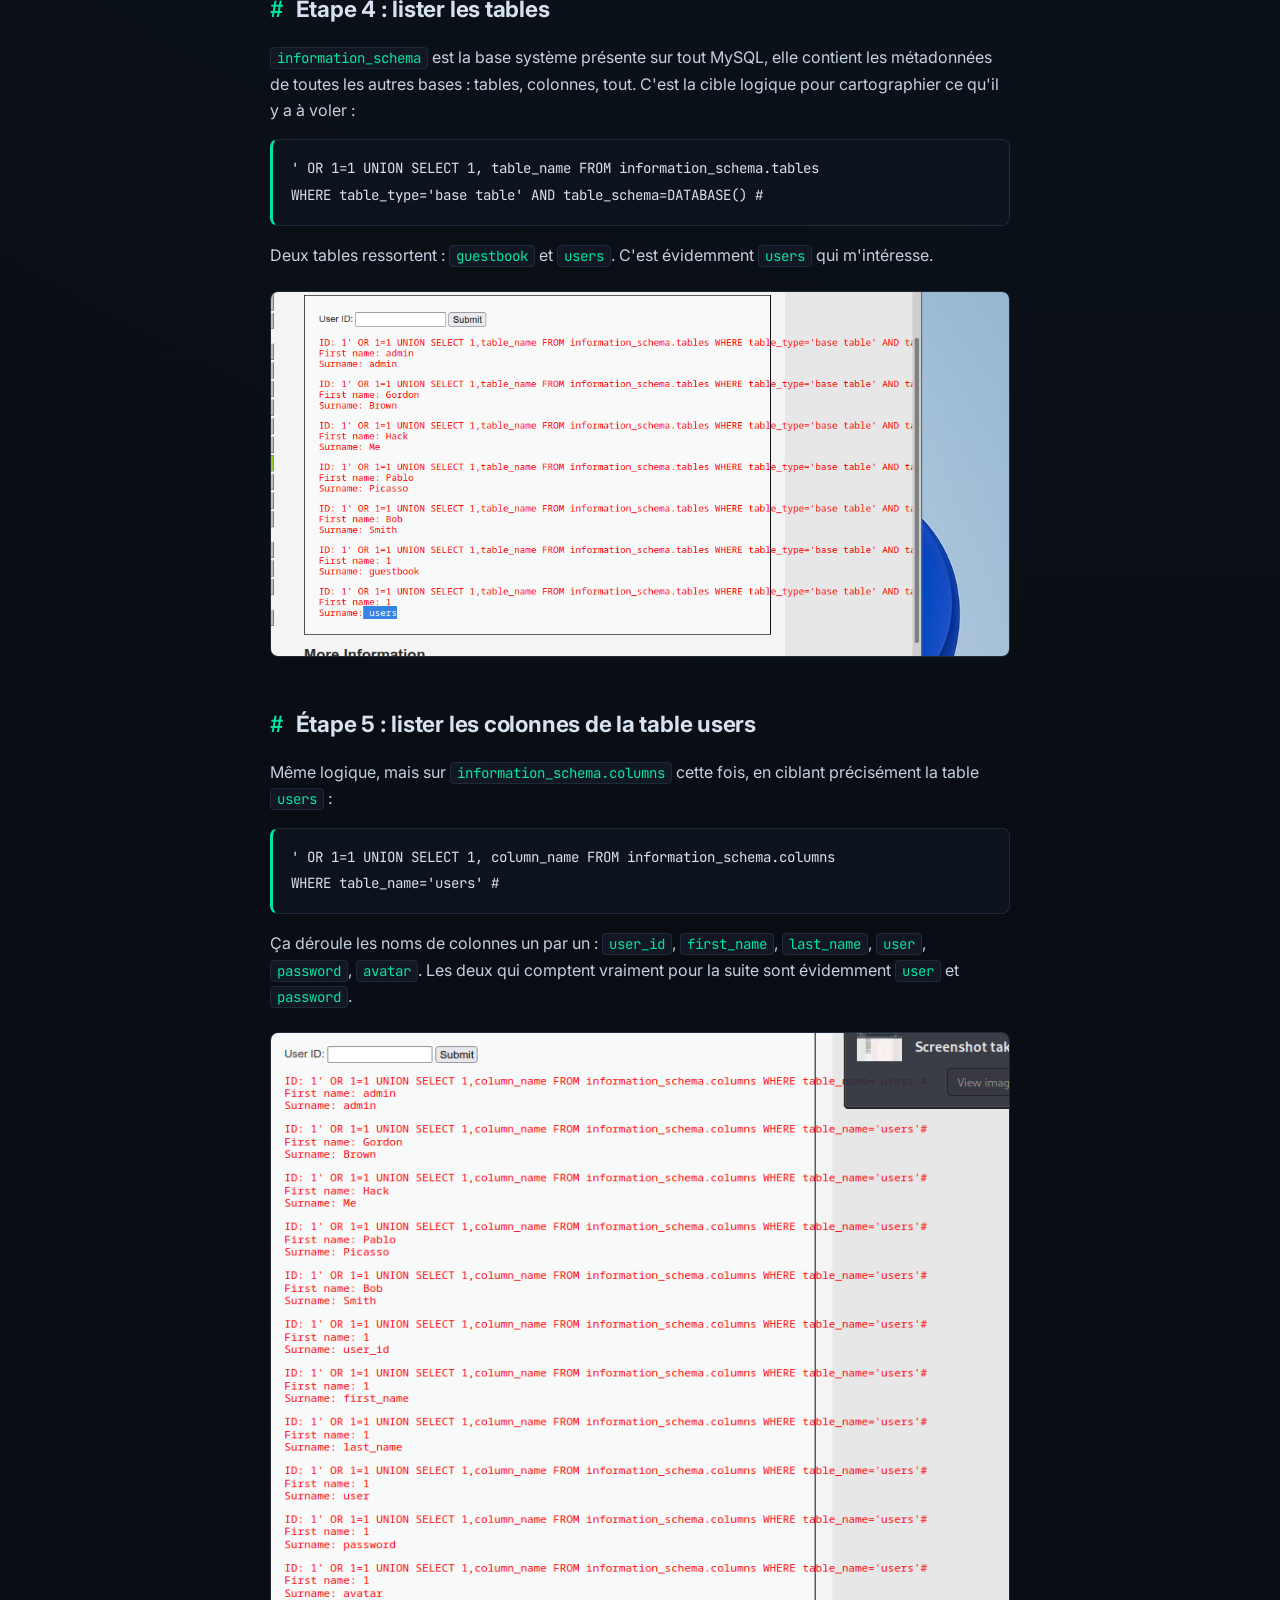
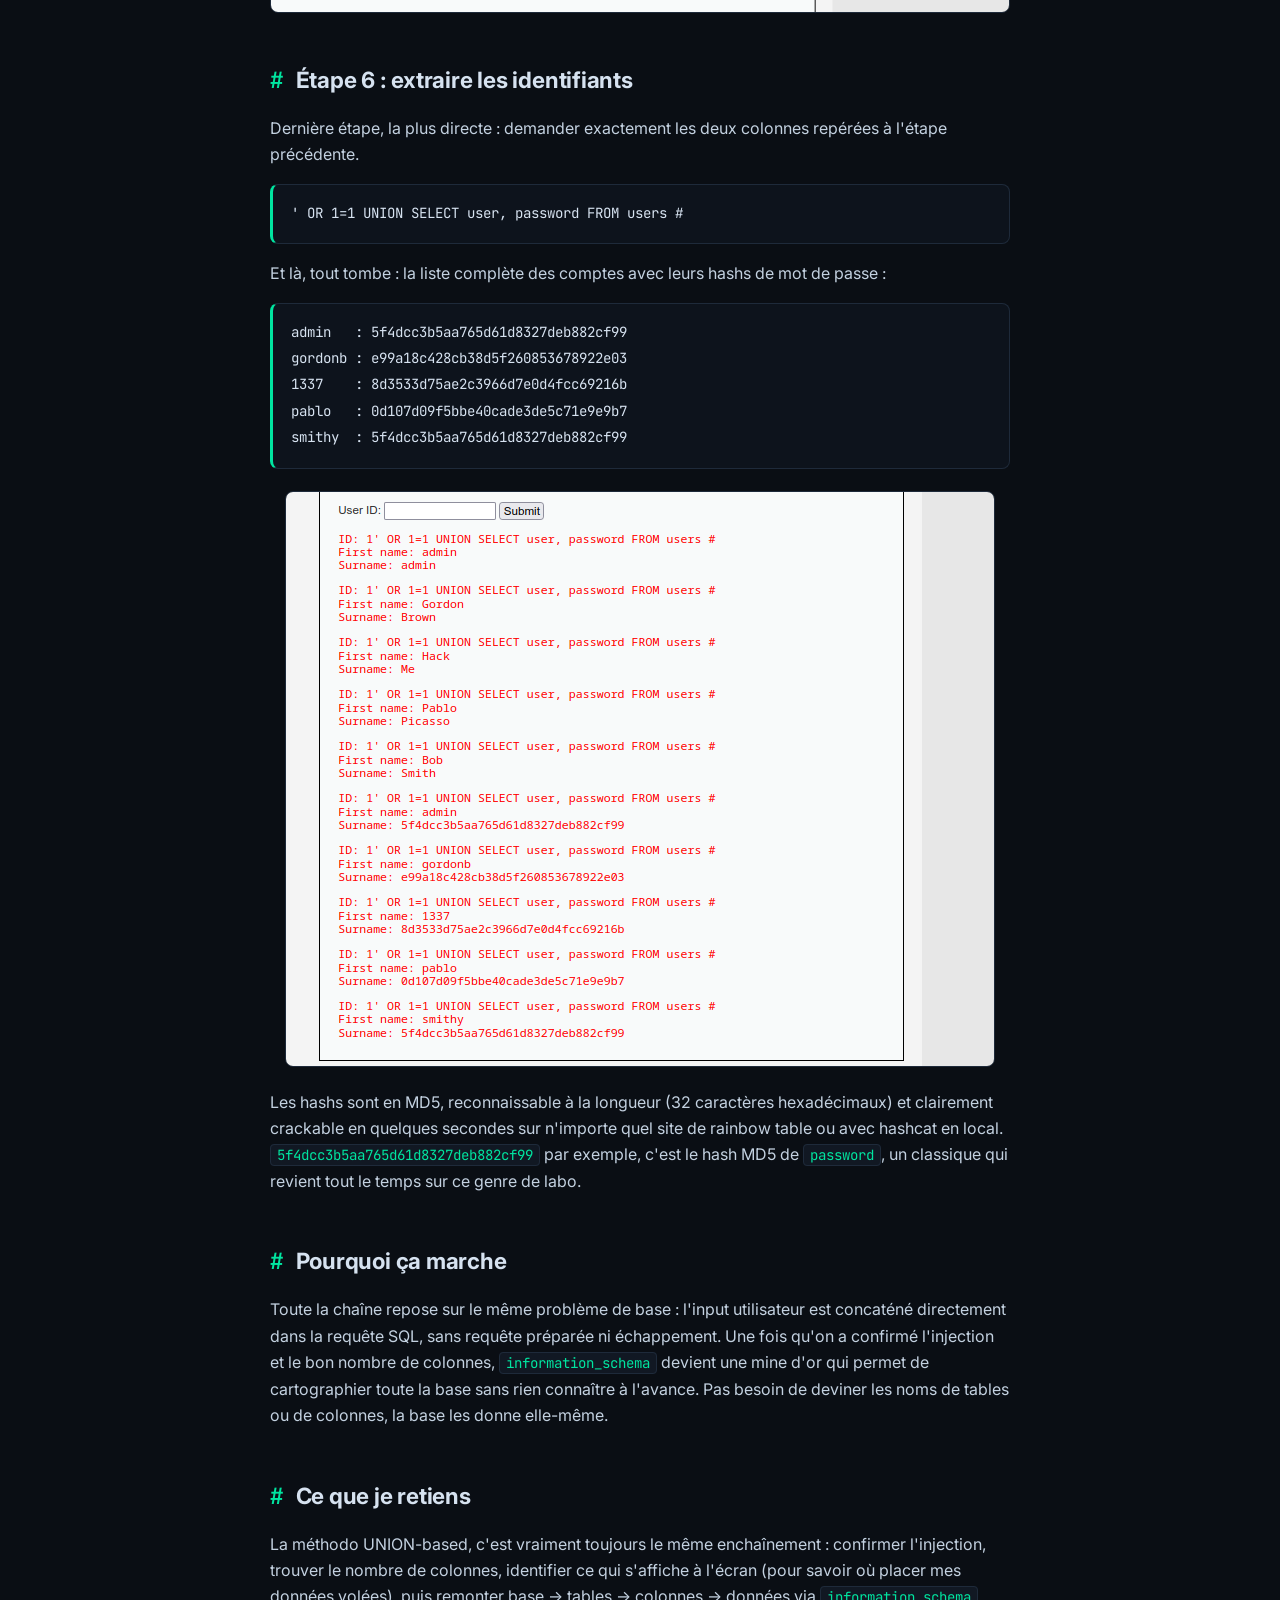
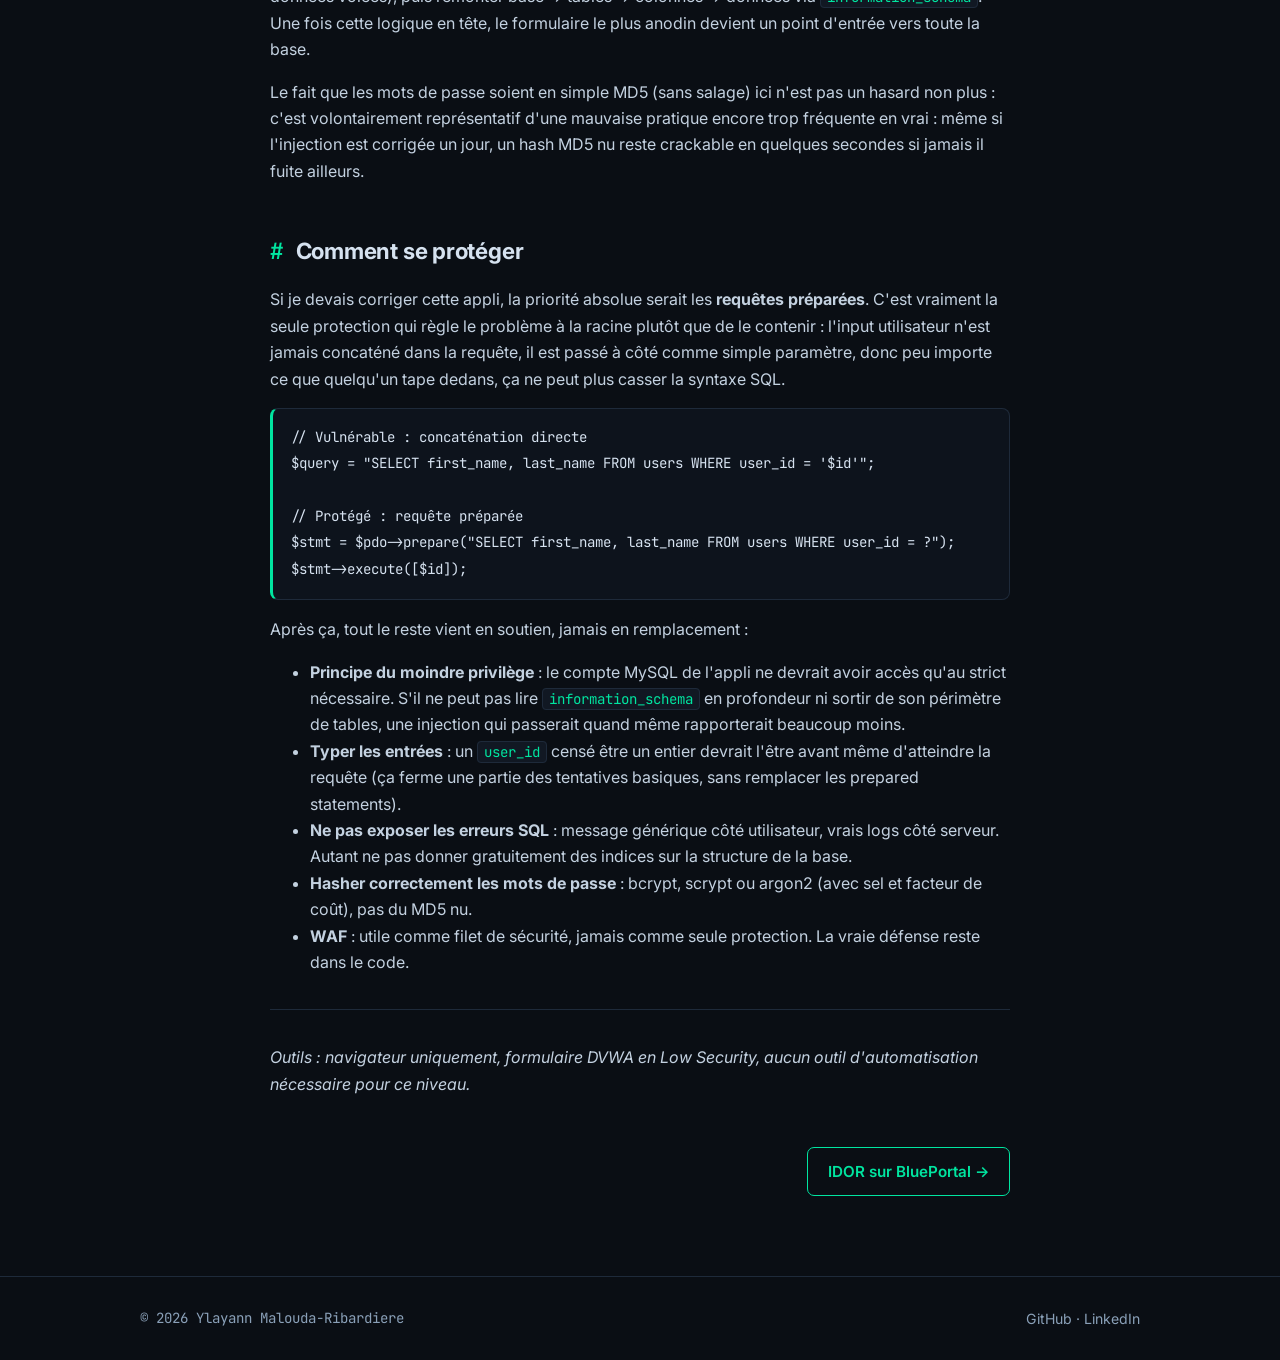
<file: writeups/sqli.html>
<!doctype html>
<html lang="fr">
<head>
<meta charset="utf-8">
<meta name="viewport" content="width=device-width, initial-scale=1">
<title>Injection SQL sur DVWA · Ylayann Malouda-Ribardiere</title>
<meta name="description" content="Portfolio d'Ylayann Malouda-Ribardiere, étudiant BTS SIO SISR à Ynov Lille orienté GRC : projets SMSI ISO 27001 / EBIOS RM et IA ISO 42001, certifications et write-ups CTF.">
<meta name="theme-color" content="#0a0e14">
<link rel="icon" href="data:image/svg+xml,<svg xmlns='http://www.w3.org/2000/svg' viewBox='0 0 32 32'><rect width='32' height='32' rx='6' fill='%230a0e14'/><text x='5' y='22' font-family='monospace' font-size='16' font-weight='700' fill='%2300e5a0'>&gt;_</text></svg>">
<link rel="preconnect" href="https://fonts.googleapis.com"><link rel="preconnect" href="https://fonts.gstatic.com" crossorigin>
<link href="https://fonts.googleapis.com/css2?family=Inter:wght@400;500;600;700&family=JetBrains+Mono:wght@400;500;700&display=swap" rel="stylesheet">
<link rel="stylesheet" href="../assets/style.css">
</head>

<body>
<header><div class="wrap"><nav>
<a class="logo" href="../index.html#top">~/ylayann<span>$</span></a>
<button class="burger" aria-label="Menu">menu</button>
<ul><li><a href="../index.html#apropos">À propos</a></li><li><a href="../index.html#competences">Compétences</a></li><li><a href="../index.html#smsi">SMSI</a></li><li><a href="../index.html#ia">IA</a></li><li><a href="../index.html#outils">Conformité</a></li><li><a href="../index.html#ctf">Write-ups</a></li><li><a href="../index.html#contact">Contact</a></li></ul>
</nav></div></header>

<main class="article">
<div class="crumbs"><a href="../index.html">~</a> / <a href="../index.html#ctf">write-ups</a> / sqli</div>
<div class="head">
<div class="chips"><span class="chip">web</span><span class="chip">sqli</span></div>
<h1>Injection SQL sur DVWA (Cisco Ethical Hacker - Labo pratique)</h1>
<div class="mono" style="color:var(--muted);font-size:.85rem">Cisco Ethical Hacker · Facile · 5 min de lecture · <a href="https://github.com/YlayannMR/ctf-writeups/tree/main/cisco/sql-injection" target="_blank" rel="noopener">source sur GitHub</a></div>
</div>
<p>Un des labos du parcours Cisco Ethical Hacker, sur DVWA cette fois,
l'appli volontairement vulnérable la plus utilisée pour s'entraîner sur
les bases de l'injection SQL. Ici on part d'un simple champ "User ID" et
on va jusqu'à sortir les identifiants de tous les comptes.</p>
<h2 id="le-contexte">Le contexte</h2>
<p>DVWA propose un formulaire tout simple : un champ
<code>User ID</code>, qui va chercher le prénom et le nom associés dans
la base. Niveau Low, donc aucune protection, requête construite sans
échappement ni requêtes préparées. La requête derrière ressemble
typiquement à :</p>
<pre class="sql"><code>SELECT first_name, last_name FROM users WHERE user_id = &#39;$id&#39;</code></pre>
<p>Dès qu'on voit un formulaire qui va piocher une info précise en
fonction d'un ID, le réflexe c'est de tester si on peut casser la
syntaxe de la requête.</p>
<h2 id="étape-1--confirmer-linjection">Étape 1 : confirmer
l'injection</h2>
<p>Premier test basique pour vérifier que l'appli est vulnérable :</p>
<pre class="sql"><code>&#39; OR 1=1 #</code></pre>
<p>Ça casse la clause <code>WHERE</code> et retourne tous les
utilisateurs d'un coup au lieu d'un seul. Confirmation immédiate :
l'input n'est ni échappé ni filtré, l'injection est ouverte.</p>
<p><img loading="lazy" src="../img/sqli/01-confirm-injection.png"
alt="Confirmation de l&#39;injection" /></p>
<h2 id="étape-2--trouver-le-bon-nombre-de-colonnes">Étape 2 : trouver le
bon nombre de colonnes</h2>
<p>Pour faire du UNION-based, il faut que le nombre de colonnes de mon
<code>SELECT</code> corresponde exactement à celui de la requête
d'origine. Ici la page affiche deux champs (prénom, nom), donc je pars
sur deux colonnes :</p>
<pre class="sql"><code>&#39; OR 1=1 UNION SELECT 1, VERSION() #</code></pre>
<p>Ça passe sans erreur. Confirmation que deux colonnes suffisent, et au
passage je récupère la version du serveur MySQL
(<code>5.5.58-0+deb8u1</code> dans ce cas) directement affichée à la
place du nom de famille.</p>
<p><img loading="lazy" src="../img/sqli/02-union-version.png"
alt="UNION avec VERSION()" /></p>
<h2 id="étape-3--remonter-le-nom-de-la-base">Étape 3 : remonter le nom
de la base</h2>
<p>Une fois qu'on sait qu'on peut injecter du texte dans la deuxième
colonne, autant en profiter pour cartographier l'environnement :</p>
<pre class="sql"><code>&#39; OR 1=1 UNION SELECT 1, DATABASE() #</code></pre>
<p>Résultat : <code>dvwa</code>. Je sais maintenant exactement dans
quelle base je suis en train de fouiller.</p>
<p><img loading="lazy" src="../img/sqli/03-database-name.png"
alt="Nom de la base via DATABASE()" /></p>
<h2 id="étape-4--lister-les-tables">Étape 4 : lister les tables</h2>
<p><code>information_schema</code> est la base système présente sur tout
MySQL, elle contient les métadonnées de toutes les autres bases :
tables, colonnes, tout. C'est la cible logique pour cartographier ce
qu'il y a à voler :</p>
<pre class="sql"><code>&#39; OR 1=1 UNION SELECT 1, table_name FROM information_schema.tables 
WHERE table_type=&#39;base table&#39; AND table_schema=DATABASE() #</code></pre>
<p>Deux tables ressortent : <code>guestbook</code> et
<code>users</code>. C'est évidemment <code>users</code> qui
m'intéresse.</p>
<p><img loading="lazy" src="../img/sqli/04-list-tables.png" alt="Liste des tables" /></p>
<h2 id="étape-5--lister-les-colonnes-de-la-table-users">Étape 5 : lister
les colonnes de la table users</h2>
<p>Même logique, mais sur <code>information_schema.columns</code> cette
fois, en ciblant précisément la table <code>users</code> :</p>
<pre class="sql"><code>&#39; OR 1=1 UNION SELECT 1, column_name FROM information_schema.columns 
WHERE table_name=&#39;users&#39; #</code></pre>
<p>Ça déroule les noms de colonnes un par un : <code>user_id</code>,
<code>first_name</code>, <code>last_name</code>, <code>user</code>,
<code>password</code>, <code>avatar</code>. Les deux qui comptent
vraiment pour la suite sont évidemment <code>user</code> et
<code>password</code>.</p>
<p><img loading="lazy" src="../img/sqli/05-list-columns.png"
alt="Liste des colonnes de users" /></p>
<h2 id="étape-6--extraire-les-identifiants">Étape 6 : extraire les
identifiants</h2>
<p>Dernière étape, la plus directe : demander exactement les deux
colonnes repérées à l'étape précédente.</p>
<pre class="sql"><code>&#39; OR 1=1 UNION SELECT user, password FROM users #</code></pre>
<p>Et là, tout tombe : la liste complète des comptes avec leurs hashs de
mot de passe :</p>
<pre><code>admin   : 5f4dcc3b5aa765d61d8327deb882cf99
gordonb : e99a18c428cb38d5f260853678922e03
1337    : 8d3533d75ae2c3966d7e0d4fcc69216b
pablo   : 0d107d09f5bbe40cade3de5c71e9e9b7
smithy  : 5f4dcc3b5aa765d61d8327deb882cf99</code></pre>
<p><img loading="lazy" src="../img/sqli/06-dump-credentials.png"
alt="Dump user / password" /></p>
<p>Les hashs sont en MD5, reconnaissable à la longueur (32 caractères
hexadécimaux) et clairement crackable en quelques secondes sur n'importe
quel site de rainbow table ou avec hashcat en local.
<code>5f4dcc3b5aa765d61d8327deb882cf99</code> par exemple, c'est le hash
MD5 de <code>password</code>, un classique qui revient tout le temps sur
ce genre de labo.</p>
<h2 id="pourquoi-ça-marche">Pourquoi ça marche</h2>
<p>Toute la chaîne repose sur le même problème de base : l'input
utilisateur est concaténé directement dans la requête SQL, sans requête
préparée ni échappement. Une fois qu'on a confirmé l'injection et le bon
nombre de colonnes, <code>information_schema</code> devient une mine
d'or qui permet de cartographier toute la base sans rien connaître à
l'avance. Pas besoin de deviner les noms de tables ou de colonnes, la
base les donne elle-même.</p>
<h2 id="ce-que-je-retiens">Ce que je retiens</h2>
<p>La méthodo UNION-based, c'est vraiment toujours le même enchaînement
: confirmer l'injection, trouver le nombre de colonnes, identifier ce
qui s'affiche à l'écran (pour savoir où placer mes données volées), puis
remonter base → tables → colonnes → données via
<code>information_schema</code>. Une fois cette logique en tête, le
formulaire le plus anodin devient un point d'entrée vers toute la
base.</p>
<p>Le fait que les mots de passe soient en simple MD5 (sans salage) ici
n'est pas un hasard non plus : c'est volontairement représentatif d'une
mauvaise pratique encore trop fréquente en vrai : même si l'injection
est corrigée un jour, un hash MD5 nu reste crackable en quelques
secondes si jamais il fuite ailleurs.</p>
<h2 id="comment-se-protéger">Comment se protéger</h2>
<p>Si je devais corriger cette appli, la priorité absolue serait les
<strong>requêtes préparées</strong>. C'est vraiment la seule protection
qui règle le problème à la racine plutôt que de le contenir : l'input
utilisateur n'est jamais concaténé dans la requête, il est passé à côté
comme simple paramètre, donc peu importe ce que quelqu'un tape dedans,
ça ne peut plus casser la syntaxe SQL.</p>
<pre class="php"><code>// Vulnérable : concaténation directe
$query = &quot;SELECT first_name, last_name FROM users WHERE user_id = &#39;$id&#39;&quot;;

// Protégé : requête préparée
$stmt = $pdo-&gt;prepare(&quot;SELECT first_name, last_name FROM users WHERE user_id = ?&quot;);
$stmt-&gt;execute([$id]);</code></pre>
<p>Après ça, tout le reste vient en soutien, jamais en remplacement
:</p>
<ul>
<li><strong>Principe du moindre privilège</strong> : le compte MySQL de
l'appli ne devrait avoir accès qu'au strict nécessaire. S'il ne peut pas
lire <code>information_schema</code> en profondeur ni sortir de son
périmètre de tables, une injection qui passerait quand même rapporterait
beaucoup moins.</li>
<li><strong>Typer les entrées</strong> : un <code>user_id</code> censé
être un entier devrait l'être avant même d'atteindre la requête (ça
ferme une partie des tentatives basiques, sans remplacer les prepared
statements).</li>
<li><strong>Ne pas exposer les erreurs SQL</strong> : message générique
côté utilisateur, vrais logs côté serveur. Autant ne pas donner
gratuitement des indices sur la structure de la base.</li>
<li><strong>Hasher correctement les mots de passe</strong> : bcrypt,
scrypt ou argon2 (avec sel et facteur de coût), pas du MD5 nu.</li>
<li><strong>WAF</strong> : utile comme filet de sécurité, jamais comme
seule protection. La vraie défense reste dans le code.</li>
</ul>
<hr />
<p><em>Outils : navigateur uniquement, formulaire DVWA en Low Security,
aucun outil d'automatisation nécessaire pour ce niveau.</em></p>

<div class="nextprev"><span></span><a class="btn" href="idor.html">IDOR sur BluePortal →</a></div>
</main>
<footer><div class="wrap"><span class="mono">© 2026 Ylayann Malouda-Ribardiere</span><span><a href="https://github.com/YlayannMR" target="_blank" rel="noopener">GitHub</a> · <a href="https://www.linkedin.com/in/ylayann-malouda-ribardiere-3a1a89360/" target="_blank" rel="noopener">LinkedIn</a></span></div></footer>
<script src="../assets/main.js"></script>
</body>
</html>
</file>
<file: assets/style.css>
:root{color-scheme:dark;--bg:#0a0e14;--panel:#111823;--panel2:#0d131c;--line:#1e2a3a;--text:#d6e2f0;--muted:#8aa0b8;--accent:#00e5a0;--accent2:#3aa0ff;--warn:#ffb454;--danger:#ff6b6b;--mono:"JetBrains Mono",ui-monospace,Menlo,Consolas,monospace}
*{box-sizing:border-box}
html{scroll-behavior:smooth}
body{margin:0;background:var(--bg);color:var(--text);font:16px/1.65 "Inter",system-ui,-apple-system,"Segoe UI",Roboto,sans-serif;
  background-image:radial-gradient(circle at 15% 0%,rgba(0,229,160,.07),transparent 40%),radial-gradient(circle at 90% 20%,rgba(58,160,255,.06),transparent 40%)}
a{color:var(--accent);text-decoration:none}
a:hover{text-decoration:underline}
img{max-width:100%;height:auto}
.wrap{max-width:1040px;margin:0 auto;padding:0 20px}
.mono{font-family:var(--mono)}

/* header */
header{position:sticky;top:0;background:rgba(10,14,20,.88);backdrop-filter:blur(10px);border-bottom:1px solid var(--line);z-index:20}
nav{display:flex;justify-content:space-between;align-items:center;height:60px;gap:16px}
nav .logo{font-family:var(--mono);color:var(--accent);font-weight:700;white-space:nowrap}
nav .logo span{color:var(--muted)}
nav ul{display:flex;gap:22px;list-style:none;margin:0;padding:0}
nav ul a{color:var(--muted);font-size:.93rem}
nav ul a:hover,nav ul a.on{color:var(--accent);text-decoration:none}
.burger{display:none;background:none;border:1px solid var(--line);color:var(--text);border-radius:6px;padding:6px 10px;font-family:var(--mono);cursor:pointer}

/* hero */
.hero{padding:110px 0 90px;position:relative}
.hero .tag{color:var(--accent);font-family:var(--mono);font-size:.95rem}
.hero h1{font-size:clamp(2.3rem,6.5vw,4rem);line-height:1.08;margin:.3em 0 .25em;letter-spacing:-.02em}
.hero h1 span{color:var(--accent)}
.hero .role{font-family:var(--mono);color:var(--accent2);font-size:clamp(1rem,2.6vw,1.25rem);min-height:1.6em}
.hero p{max-width:660px;color:var(--muted);font-size:1.1rem}
.cursor{display:inline-block;width:.55ch;height:1em;vertical-align:-.12em;background:var(--accent);animation:blink 1s steps(1) infinite;margin-left:2px}
@keyframes blink{50%{opacity:0}}
.btns{display:flex;gap:12px;flex-wrap:wrap;margin-top:28px}
.btn{display:inline-flex;align-items:center;gap:8px;padding:11px 20px;border-radius:7px;border:1px solid var(--accent);font-weight:600;font-size:.95rem;color:var(--accent);transition:.2s}
.btn.primary{background:var(--accent);color:#04120d}
.btn:hover{text-decoration:none;box-shadow:0 0 22px rgba(0,229,160,.35);transform:translateY(-1px)}
.terminal{margin-top:46px;max-width:620px;background:var(--panel2);border:1px solid var(--line);border-radius:10px;overflow:hidden;font-family:var(--mono);font-size:.88rem}
.terminal .bar{display:flex;gap:6px;padding:10px 12px;border-bottom:1px solid var(--line);background:var(--panel)}
.terminal .bar i{width:11px;height:11px;border-radius:50%;background:#ff5f57}
.terminal .bar i:nth-child(2){background:#febc2e}.terminal .bar i:nth-child(3){background:#28c840}
.terminal pre{margin:0;padding:16px 18px;white-space:pre-wrap;color:var(--muted)}
.terminal .p{color:var(--accent)}.terminal .v{color:var(--text)}

/* sections */
section{padding:76px 0;border-top:1px solid var(--line)}
h2{font-size:1.8rem;margin:0 0 6px;letter-spacing:-.01em}
h2::before{content:"# ";color:var(--accent);font-family:var(--mono)}
.sub{color:var(--muted);margin:0 0 34px}
.grid{display:grid;gap:20px;grid-template-columns:repeat(auto-fit,minmax(290px,1fr))}
.card{background:var(--panel);border:1px solid var(--line);border-radius:12px;overflow:hidden;display:flex;flex-direction:column;transition:.2s;color:var(--text)}
a.card:hover{border-color:var(--accent);transform:translateY(-4px);text-decoration:none;box-shadow:0 10px 30px rgba(0,0,0,.35)}
.card .thumb{height:170px;background:#000 center top/cover no-repeat;border-bottom:1px solid var(--line)}
.card .body{padding:18px 20px 20px;display:flex;flex-direction:column;gap:9px;flex:1}
.card h3{margin:0;font-size:1.12rem}
.card p{margin:0;color:var(--muted);font-size:.95rem;flex:1}
.card .meta{display:flex;justify-content:space-between;align-items:center;font-family:var(--mono);font-size:.78rem;color:var(--muted)}
.chips{display:flex;gap:6px;flex-wrap:wrap}
.chip{font-family:var(--mono);font-size:.74rem;padding:2px 9px;border-radius:999px;border:1px solid var(--line);color:var(--accent2);background:rgba(58,160,255,.05)}
.lvl{font-family:var(--mono);font-size:.72rem;padding:2px 8px;border-radius:4px;border:1px solid}
.lvl.easy{color:var(--accent);border-color:rgba(0,229,160,.4)}
.lvl.med{color:var(--warn);border-color:rgba(255,180,84,.4)}
.filters{display:flex;gap:8px;flex-wrap:wrap;margin:-14px 0 26px}
.filters button{font-family:var(--mono);font-size:.8rem;background:none;border:1px solid var(--line);color:var(--muted);padding:5px 12px;border-radius:999px;cursor:pointer}
.filters button.on,.filters button:hover{border-color:var(--accent);color:var(--accent)}

.about{display:grid;grid-template-columns:1.2fr 1fr;gap:40px}
.timeline{border-left:2px solid var(--line);padding-left:22px}
.timeline .item{margin-bottom:24px;position:relative}
.timeline .item::before{content:"";position:absolute;left:-29px;top:7px;width:12px;height:12px;border-radius:50%;background:var(--bg);border:2px solid var(--accent)}
.timeline small{color:var(--muted);font-family:var(--mono)}

.box{background:var(--panel);border:1px solid var(--line);border-radius:12px;padding:20px}
.box h3{margin:0 0 12px;font-size:1rem;color:var(--accent2);font-family:var(--mono)}
.todo{font-family:var(--mono);color:var(--warn);font-size:.82rem;margin-top:18px}

.feature{display:grid;gap:32px;grid-template-columns:1fr 1.1fr;align-items:center}
.feature img{border-radius:10px;border:1px solid var(--line)}
.stats{display:flex;gap:30px;flex-wrap:wrap;margin:20px 0}
.stats div{color:var(--muted);font-size:.85rem}
.stats b{display:block;font-size:2rem;line-height:1.1;color:var(--accent);font-family:var(--mono)}

footer{border-top:1px solid var(--line);padding:30px 0;color:var(--muted);font-size:.88rem}
footer .wrap{display:flex;justify-content:space-between;gap:16px;flex-wrap:wrap}
footer a{color:var(--muted)}

/* article (write-ups, projets) */
.article{max-width:780px;margin:0 auto;padding:56px 20px 80px}
.crumbs{font-family:var(--mono);font-size:.85rem;color:var(--muted);margin-bottom:22px}
.crumbs a{color:var(--muted)}
.article h1{font-size:clamp(1.8rem,4.5vw,2.5rem);line-height:1.15;margin:.2em 0 .4em;letter-spacing:-.01em}
.article .head{border-bottom:1px solid var(--line);padding-bottom:22px;margin-bottom:30px}
.article h2{font-size:1.4rem;margin:2.2em 0 .6em}
.article h3{font-size:1.1rem;margin:1.8em 0 .5em;color:var(--accent2)}
.article p,.article li{color:#c3d1e0}
.article img{display:block;margin:22px auto;border-radius:8px;border:1px solid var(--line)}
.article figure{margin:22px 0}.article figcaption{text-align:center;color:var(--muted);font-size:.85rem;margin-top:-12px}
.article code{font-family:var(--mono);font-size:.88em;background:var(--panel);border:1px solid var(--line);padding:1px 6px;border-radius:4px;color:var(--accent)}
.article pre{background:var(--panel2);border:1px solid var(--line);border-left:3px solid var(--accent);border-radius:8px;padding:16px 18px;overflow-x:auto}
.article pre code{background:none;border:0;padding:0;color:var(--text)}
.article table{width:100%;border-collapse:collapse;margin:20px 0;font-size:.92rem;display:block;overflow-x:auto}
.article th,.article td{border:1px solid var(--line);padding:8px 10px;text-align:left}
.article th{background:var(--panel);color:var(--accent2);font-family:var(--mono);font-weight:500}
.article blockquote{margin:20px 0;padding:10px 18px;border-left:3px solid var(--accent2);background:var(--panel);border-radius:0 8px 8px 0;color:var(--muted)}
.article hr{border:0;border-top:1px solid var(--line);margin:34px 0}
.nextprev{display:flex;justify-content:space-between;gap:12px;margin-top:50px;flex-wrap:wrap}

/* reveal */
.js .reveal{opacity:0;transform:translateY(16px);transition:opacity .6s,transform .6s}
.reveal.in{opacity:1;transform:none}
@media (prefers-reduced-motion:reduce){.js .reveal{opacity:1;transform:none;transition:none}.cursor{animation:none}html{scroll-behavior:auto}}

@media(max-width:780px){
  .burger{display:block}
  nav ul{display:none;position:absolute;top:60px;left:0;right:0;flex-direction:column;gap:0;background:var(--bg);border-bottom:1px solid var(--line)}
  nav ul.open{display:flex}
  nav ul a{display:block;padding:12px 20px}
  .feature,.about{grid-template-columns:1fr}
  .hero{padding:64px 0 56px}
  section{padding:56px 0}
}
.certs .box h3{color:var(--text);font-family:inherit;font-size:1rem;margin-bottom:6px}
.certs .box p{margin:0;color:var(--muted);font-size:.8rem}
.cert-link{display:inline-flex;align-items:center;min-height:44px;margin-top:6px;font-family:var(--mono);font-size:.8rem;color:var(--accent)}
</file>
